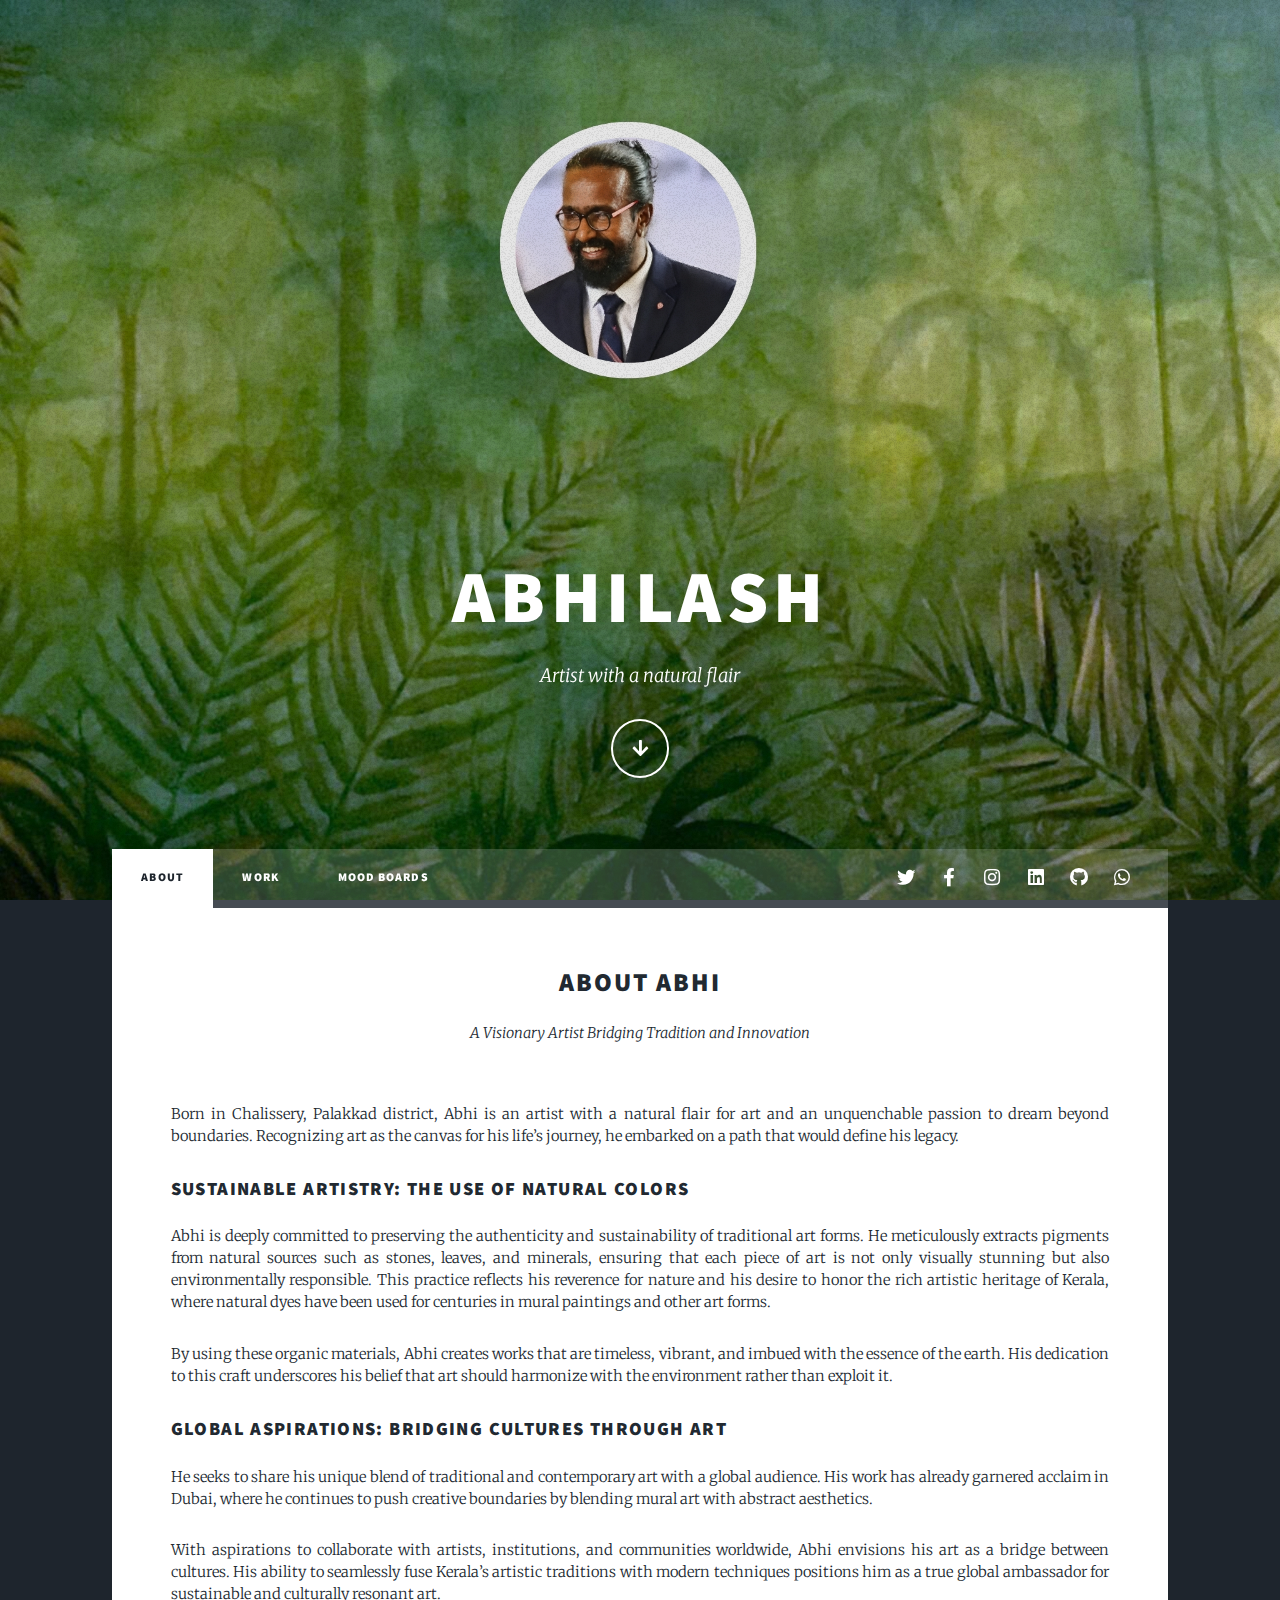
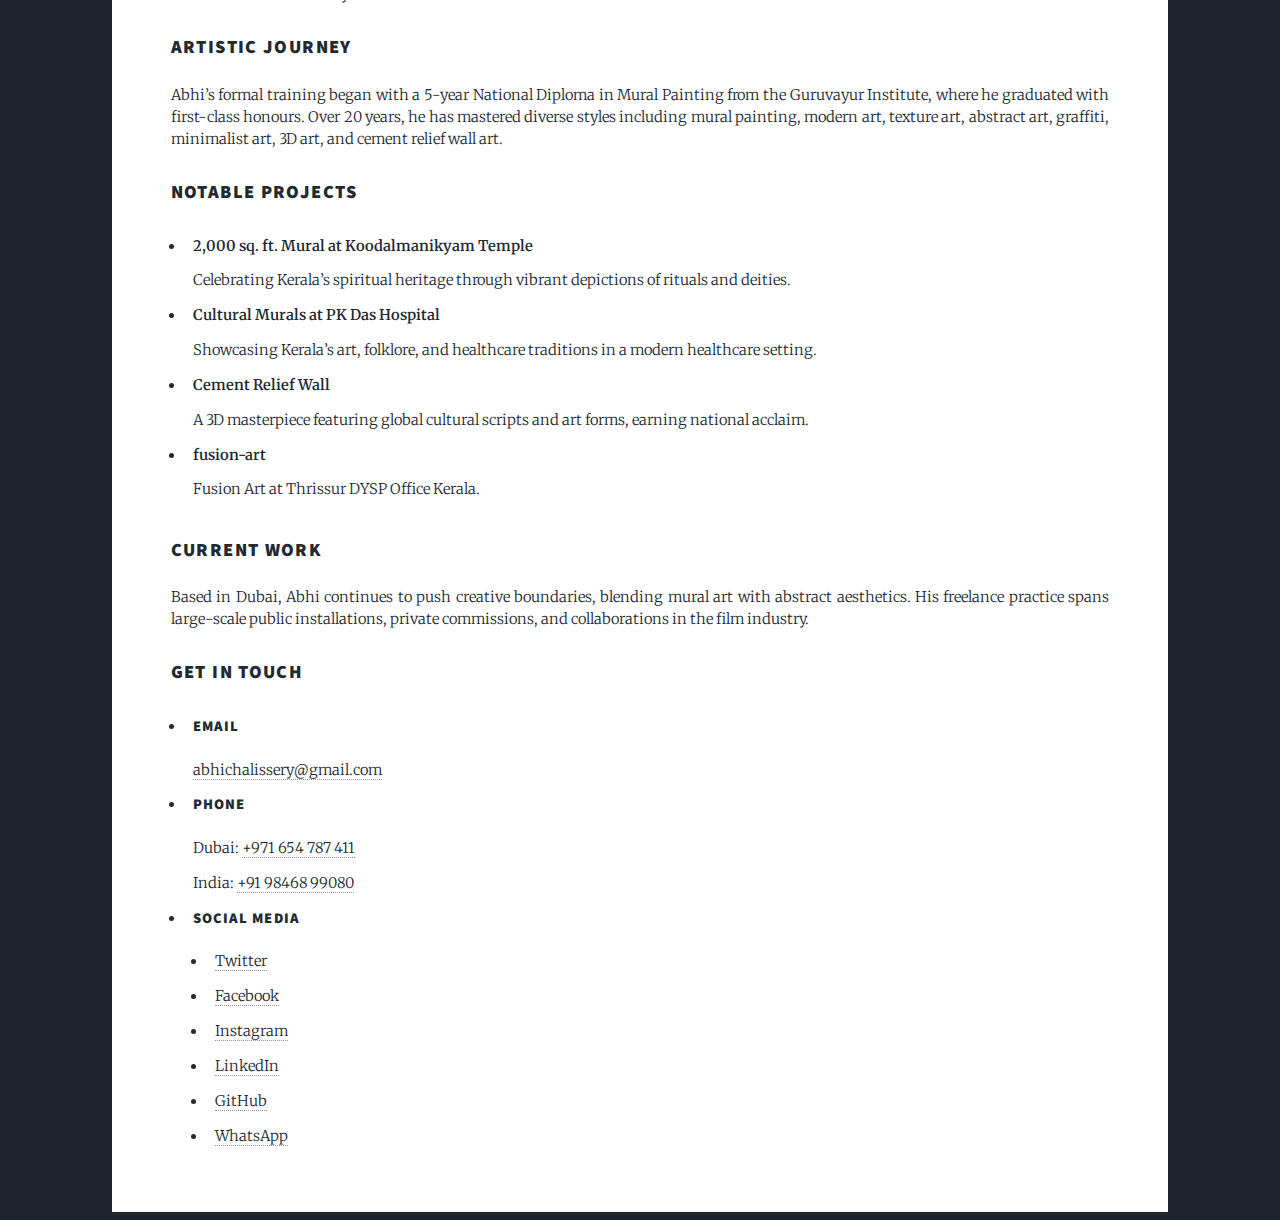
<file: index.html>
<!DOCTYPE HTML>
<html>
	<head>
		<title>ABHI THE ARTIST</title>
		<meta charset="utf-8" />
		<meta name="viewport" content="width=device-width, initial-scale=1, user-scalable=no" />
		<link rel="stylesheet" href="assets/css/main.css" />
		<noscript><link rel="stylesheet" href="assets/css/noscript.css" /></noscript>
	</head>
	<body class="is-preload">

		<!-- Wrapper -->
			<div id="wrapper" class="fade-in">

				<div id="intro">
					<h1>ABHILASH</h1> <!-- Your name -->
					<p>Artist with a natural flair</p> <!-- Your tagline -->
					<ul class="actions">
					  <li><a href="#header" class="button icon solid solo fa-arrow-down scrolly">Continue</a></li>
					</ul>
				  </div>
				<!-- Header -->
					<header id="header">
						<a href="index.html" class="logo">Natural Artist</a>
					</header>

					<nav id="nav">
						<ul class="links">
							<li class="active"><a href="index.html">ABOUT</a></li>
							<li><a href="about.html">WORK</a></li>
							<li><a href="generic.html">MOOD BOARDS</a></li>
						</ul>
						<ul class="icons">
							<li><a href="#" class="icon brands fa-twitter"><span class="label">Twitter</span></a></li>
							<li><a href="#" class="icon brands fa-facebook-f"><span class="label">Facebook</span></a></li>
							<li><a href="https://www.instagram.com/real_madartist/" class="icon brands fa-instagram"><span class="label">Instagram</span></a></li>
							<li><a href="https://in.linkedin.com/in/abhi-chalissery-582a0625b" class="icon brands fa-linkedin"><span class="label">LinkedIn</span></a></li>
							<li><a href="#" class="icon brands fa-github"><span class="label">GitHub</span></a></li>
							<li><a href="https://wa.me/919846899080" class="icon brands fa-whatsapp" target="_blank"><span class="label">WhatsApp</span></a></li>
						</ul>
					</nav>

				
    <div id="main">
        <section class="wrapper style1">
            <div class="container">
                <!-- Header Section -->
                <header class="major">
                    <h2>About ABHI</h2>
                    <p>A Visionary Artist Bridging Tradition and Innovation</p>
                </header>


    <!-- Intro-->
 <section>
    <h3></h3>
    <p>
        Born in Chalissery, Palakkad district, Abhi is an artist with a natural flair for art and an unquenchable passion to dream beyond boundaries. Recognizing art as the canvas for his life’s journey, he embarked on a path that would define his legacy.
    </p>
    
</section>
                <!-- Commitment to Natural Colors -->
                <section>
                    <h3>Sustainable Artistry: The Use of Natural Colors</h3>
                    <p>
                        Abhi is deeply committed to preserving the authenticity and sustainability of traditional art forms. He meticulously extracts pigments from natural sources such as stones, leaves, and minerals, ensuring that each piece of art is not only visually stunning but also environmentally responsible. This practice reflects his reverence for nature and his desire to honor the rich artistic heritage of Kerala, where natural dyes have been used for centuries in mural paintings and other art forms.
                    </p>
                    <p>
                        By using these organic materials, Abhi creates works that are timeless, vibrant, and imbued with the essence of the earth. His dedication to this craft underscores his belief that art should harmonize with the environment rather than exploit it.
                    </p>
                </section>

                <!-- Visa Application and Global Aspirations -->
                <section>
                    <h3>Global Aspirations: Bridging Cultures Through Art</h3>
                    <p>
                        He seeks to share his unique blend of traditional and contemporary art with a global audience. His work has already garnered acclaim in Dubai, where he continues to push creative boundaries by blending mural art with abstract aesthetics.
                    </p>
                    <p>
                        With aspirations to collaborate with artists, institutions, and communities worldwide, Abhi envisions his art as a bridge between cultures. His ability to seamlessly fuse Kerala’s artistic traditions with modern techniques positions him as a true global ambassador for sustainable and culturally resonant art.
                    </p>
                </section>

                <!-- Career Highlights -->
                <section>
                    <h3>Artistic Journey</h3>
                    <p>
                        Abhi’s formal training began with a 5-year National Diploma in Mural Painting from the Guruvayur Institute, where he graduated with first-class honours. Over 20 years, he has mastered diverse styles including mural painting, modern art, texture art, abstract art, graffiti, minimalist art, 3D art, and cement relief wall art.
                    </p>
                </section>

                <!-- Notable Works -->
                <section>
                    <h3>Notable Projects</h3>
                    <ul class="alt">
                        <li>
                            <strong>2,000 sq. ft. Mural at Koodalmanikyam Temple</strong><br>
                            Celebrating Kerala’s spiritual heritage through vibrant depictions of rituals and deities.
                        </li>
                        <li>
                            <strong>Cultural Murals at PK Das Hospital</strong><br>
                            Showcasing Kerala’s art, folklore, and healthcare traditions in a modern healthcare setting.
                        </li>
                        <li>
                            <strong>Cement Relief Wall </strong><br>
                            A 3D masterpiece featuring global cultural scripts and art forms, earning national acclaim.
                        </li>
                        <li>
                            <strong>fusion-art</strong><br>
                            Fusion Art at Thrissur DYSP Office Kerala.
                        </li>
                    </ul>
                </section>

                <!-- Current Focus -->
                <section>
                    <h3>Current Work</h3>
                    <p>
                        Based in Dubai, Abhi continues to push creative boundaries, blending mural art with abstract aesthetics. His freelance practice spans large-scale public installations, private commissions, and collaborations in the film industry.
                    </p>
                </section>

                <!-- Get in Touch -->
                <section>
                    <h3>Get in Touch</h3>
                    <ul class="contact">
                        <li>
                            <h4>Email</h4>
                            <a href="mailto:Abhichalissery@gmail.com">abhichalissery@gmail.com</a>
                        </li>
                        <li>
                            <h4>Phone</h4>
                            Dubai: <a href="tel:+971654787411">+971 654 787 411</a><br>
                            India: <a href="tel:+919846899080">+91 98468 99080</a>
                        </li>
                        <li>
                            <h4>Social Media</h4>
                            <ul>
                                <li><a href="https://twitter.com" target="_blank">Twitter</a></li>
                                <li><a href="https://facebook.com" target="_blank">Facebook</a></li>
                                <li><a href="https://www.instagram.com/real_madartist/" target="_blank">Instagram</a></li>
                                <li><a href="https://in.linkedin.com/in/abhi-chalissery-582a0625b" target="_blank">LinkedIn</a></li>
                                <li><a href="#" target="_blank">GitHub</a></li>
                                <li><a href="https://wa.me/919846899080" target="_blank">WhatsApp</a></li>
                            </ul>
                        </li>
                    </ul>
                </section>
            </div>
        </section>
    </div>

    <!-- Scripts -->
    <script src="assets/js/jquery.min.js"></script>
    <script src="assets/js/jquery.scrollex.min.js"></script>
    <script src="assets/js/jquery.scrolly.min.js"></script>
    <script src="assets/js/browser.min.js"></script>
    <script src="assets/js/breakpoints.min.js"></script>
    <script src="assets/js/util.js"></script>
    <script src="assets/js/main.js"></script>
</body>
</html>
</file>
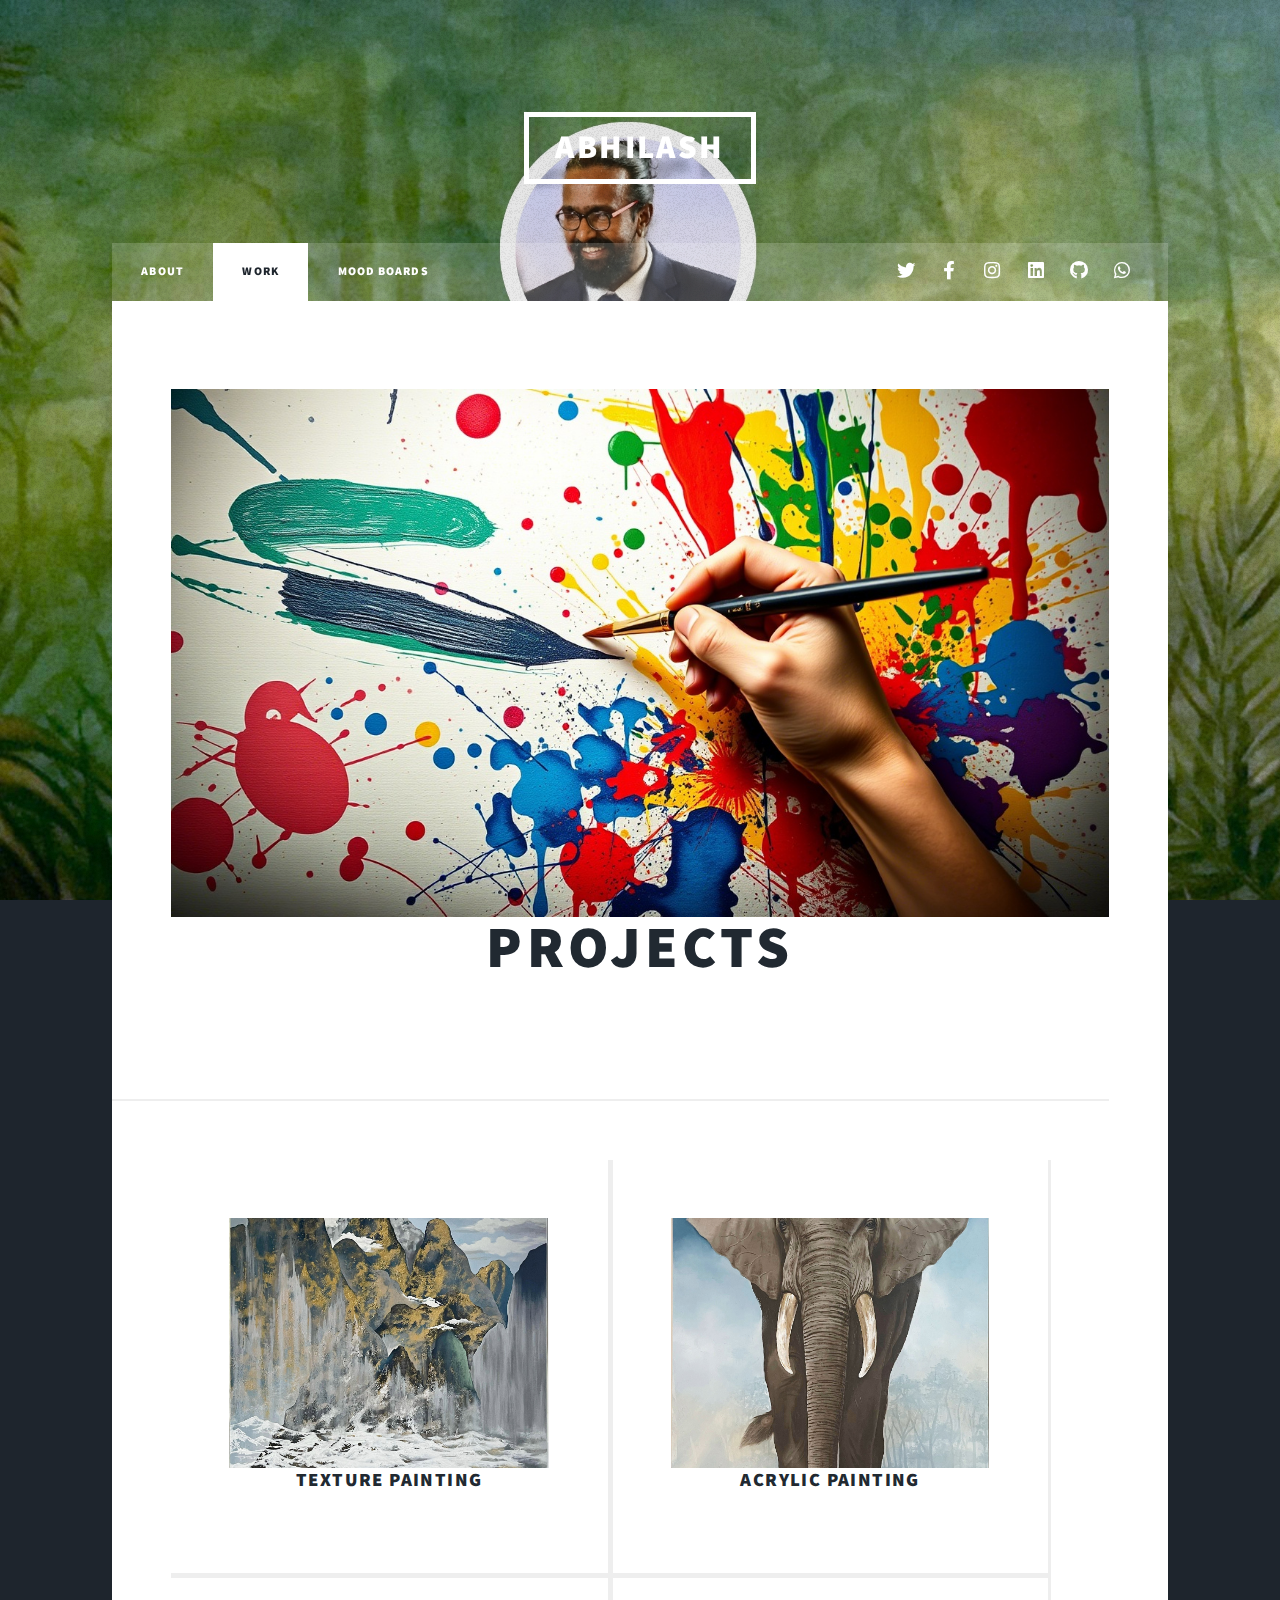
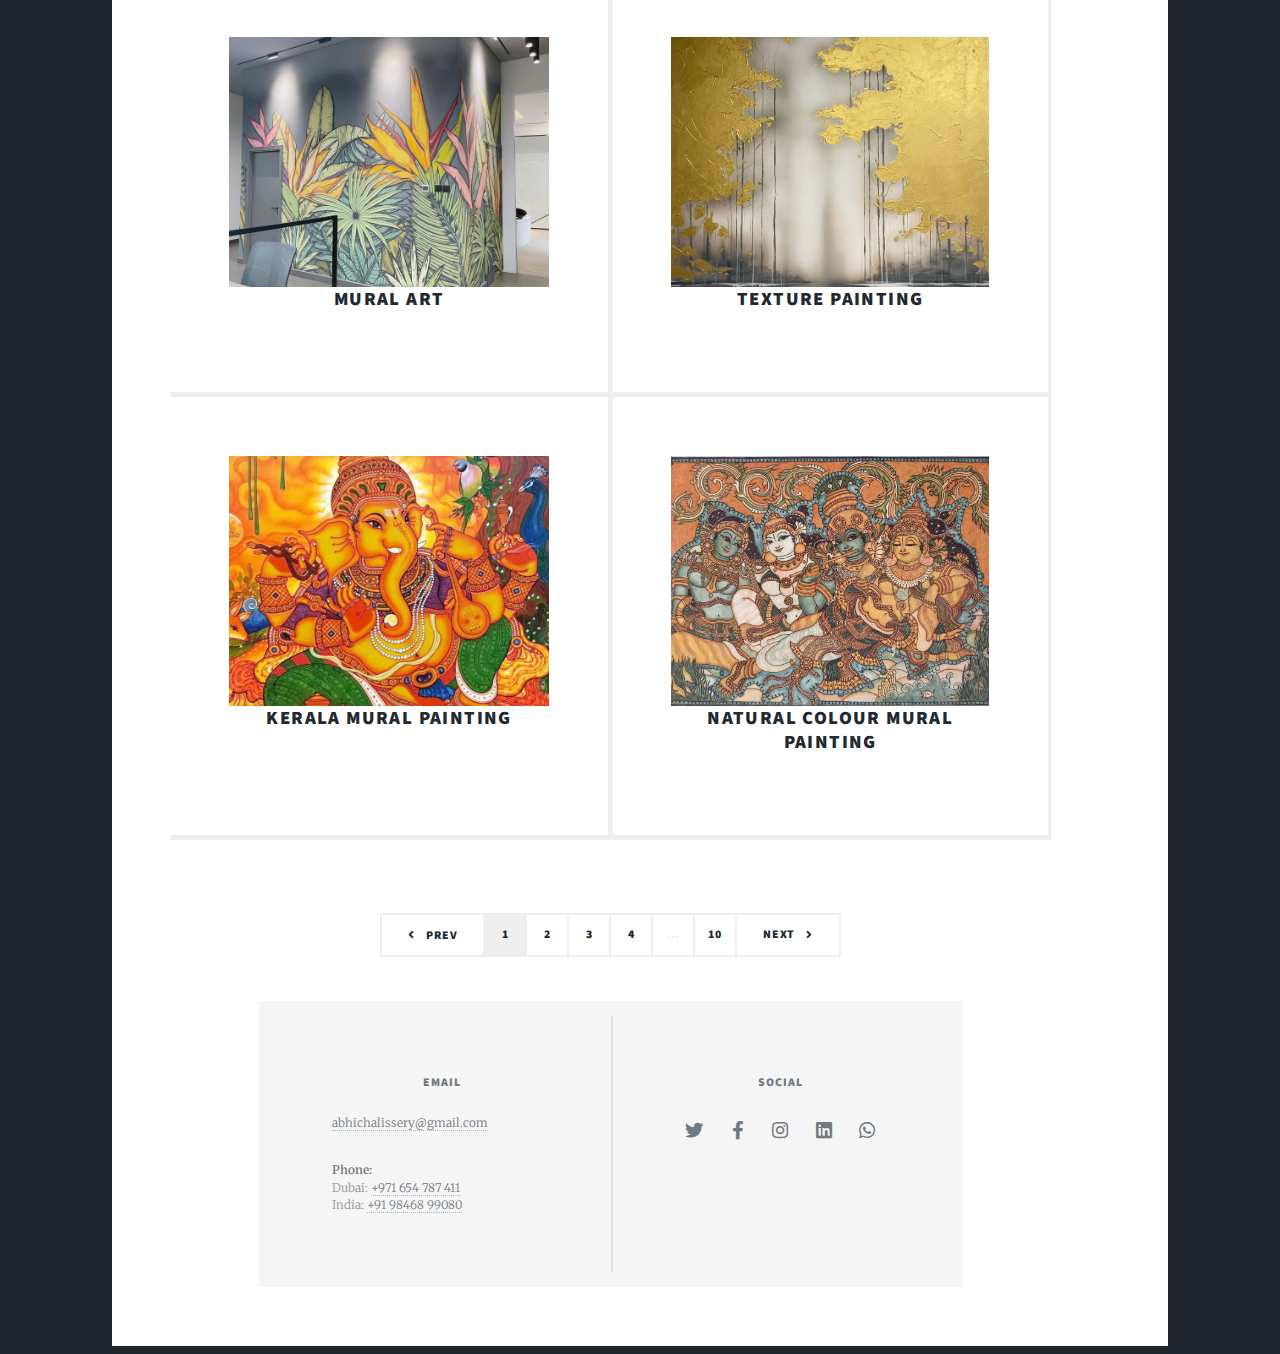
<file: about.html>
<!DOCTYPE HTML>
<html>
<head>
    <title>ABHI THE ARTIST | About</title>
    <meta charset="utf-8" />
    <meta name="viewport" content="width=device-width, initial-scale=1, user-scalable=no" />
    <link rel="stylesheet" href="assets/css/main.css" />
    <noscript><link rel="stylesheet" href="assets/css/noscript.css" /></noscript>
</head>
<body class="is-preload">

<div id="wrapper" class="fade-in">
    <!-- Header -->
    <header id="header">
        <a href="index.html" class="logo">ABHILASH</a>
    </header>

    <!-- Navigation Menu -->
    <nav id="nav">
        <ul class="links">
            <li><a href="index.html">ABOUT</a></li>
            <li class="active"><a href="about.html">WORK</a></li>
            <li><a href="generic.html">MOOD BOARDS</a></li>
        </ul>
        <ul class="icons">
            <li><a href="#" class="icon brands fa-twitter"><span class="label">Twitter</span></a></li>
            <li><a href="#" class="icon brands fa-facebook-f"><span class="label">Facebook</span></a></li>
            <li><a href="https://www.instagram.com/real_madartist/" class="icon brands fa-instagram"><span class="label">Instagram</span></a></li>
            <li><a href="https://in.linkedin.com/in/abhi-chalissery-582a0625b" class="icon brands fa-linkedin"><span class="label">LinkedIn</span></a></li>
            <li><a href="#" class="icon brands fa-github"><span class="label">GitHub</span></a></li>
            <li><a href="https://wa.me/919846899080" class="icon brands fa-whatsapp" target="_blank"><span class="label">WhatsApp</span></a></li>
        </ul>
    </nav>
    <!-- Main -->
    <div id="main">

        <!-- Featured Post -->
        <article class="post featured">
            <a href="#" class="image main"><img src="images/project1.jpg" alt="" /></a> <!-- Replace with your image -->
            <header class="major">
              <h2><a href="#">PROJECTS</a></h2>
            </header>
          </article>
            <!-- Main Content -->

 <!-- Main Content -->
 <div id="main">
    <section class="posts">
        <!-- Article 1 -->
        <!-- Article 1 -->
<article>
    <a href="images/pic06.jpg" class="image fit uniform" data-lightbox="work-gallery">
        <img src="images/pic06.jpg" alt="Texture Painting" />
    </a>
    <header>
        <h2 style="font-size: 14pt;"><a href="#">Texture Painting</a></h2>
    </header>
</article>

<!-- Article 2 -->
<article>
    <a href="images/pic03.jpg" class="image fit uniform" data-lightbox="work-gallery">
        <img src="images/pic03.jpg" alt="Acrylic Painting" />
    </a>
    <header>
        <h2 style="font-size: 14pt;"><a href="#">Acrylic Painting</a></h2>
    </header>
</article>

<!-- Article 3 -->
<article>
    <a href="images/pic09.jpg" class="image fit uniform" data-lightbox="work-gallery">
        <img src="images/pic09.jpg" alt="Mural Art" />
    </a>
    <header>
        <h2 style="font-size: 14pt;"><a href="#">Mural Art</a></h2>
    </header>
</article>

<!-- Article 4 -->
<article>
    <a href="images/pic05.jpg" class="image fit uniform" data-lightbox="work-gallery">
        <img src="images/pic05.jpg" alt="Texture Painting" />
    </a>
    <header>
        <h2 style="font-size: 14pt;"><a href="#">Texture Painting</a></h2>
    </header>
</article>

<!-- Article 5 -->
<article>
    <a href="images/pic11.jpg" class="image fit uniform" data-lightbox="work-gallery">
        <img src="images/pic11.jpg" alt="Kerala Mural Painting" />
    </a>
    <header>
        <h2 style="font-size: 14pt;"><a href="#">Kerala Mural Painting</a></h2>
    </header>
</article>

<!-- Article 6 -->
<article>
    <a href="images/pic23.jpg" class="image fit uniform" data-lightbox="work-gallery">
        <img src="images/pic23.jpg" alt="Natural Colour Mural Painting" />
    </a>
    <header>
        <h2 style="font-size: 14pt;"><a href="#">Natural Colour Mural Painting</a></h2>
    </header>
</article>
    </section>

    <!-- Pagination -->
    <footer class="pagination-footer">
        <div class="pagination">
            <a href="#" class="previous">Prev</a>
            <a href="index.html" class="page active">1</a>
            <a href="page2.html" class="page">2</a>
            <a href="page3.html" class="page">3</a>
            <a href="page3.html" class="page">4</a>
            <span class="extra">&hellip;</span>
            <a href="#" class="page">10</a>
            <a href="page2.html" class="next">Next</a>
        </div>

<!-- Footer -->
<footer id="footer">
    <section>
        <h3>Email</h3>
        <p><a href="mailto:abhichalissery@gmail.com">abhichalissery@gmail.com</a></p>
        <p>
            <strong>Phone:</strong><br>
            Dubai: <a href="tel:+971654787411">+971 654 787 411</a><br>
            India: <a href="tel:+919846899080">+91 98468 99080</a>
        </p>
    </section>
    <section>
        <h3>Social</h3>
        <ul class="icons">
            <li><a href="https://twitter.com" class="icon brands fa-twitter"><span class="label">Twitter</span></a></li>
            <li><a href="https://facebook.com" class="icon brands fa-facebook-f"><span class="label">Facebook</span></a></li>
            <li><a href="https://www.instagram.com/real_madartist/" class="icon brands fa-instagram"><span class="label">Instagram</span></a></li>
            <li><a href="https://in.linkedin.com/in/abhi-chalissery-582a0625b" class="icon brands fa-linkedin"><span class="label">LinkedIn</span></a></li>
            <li><a href="https://wa.me/919846899080" class="icon brands fa-whatsapp" target="_blank"><span class="label">WhatsApp</span></a></li>
        </ul>
    </section>
</footer>
</div>

<!-- Scripts -->
<script src="assets/js/jquery.min.js"></script>
<script src="assets/js/jquery.scrollex.min.js"></script>
<script src="assets/js/jquery.scrolly.min.js"></script>
<script src="assets/js/browser.min.js"></script>
<script src="assets/js/breakpoints.min.js"></script>
<script src="assets/js/util.js"></script>
<script src="assets/js/main.js"></script>
</body>
</html>
</file>
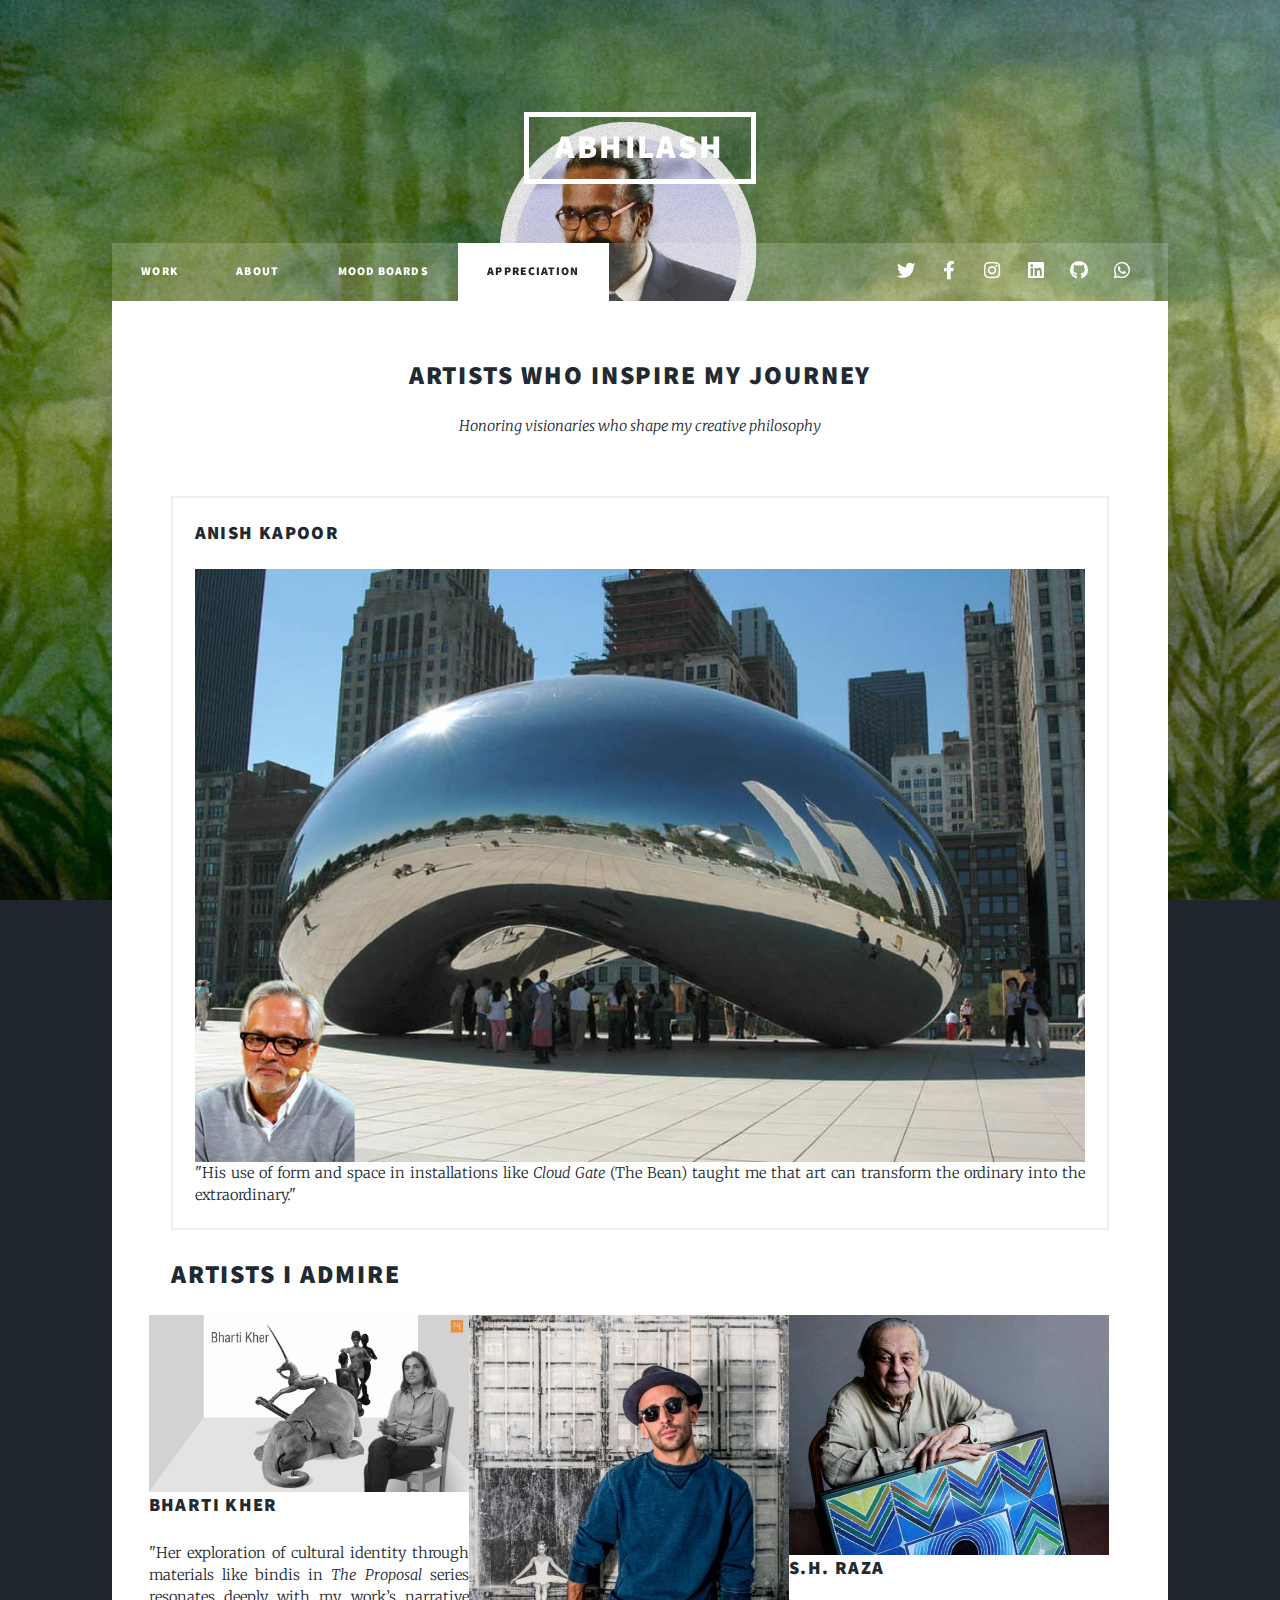
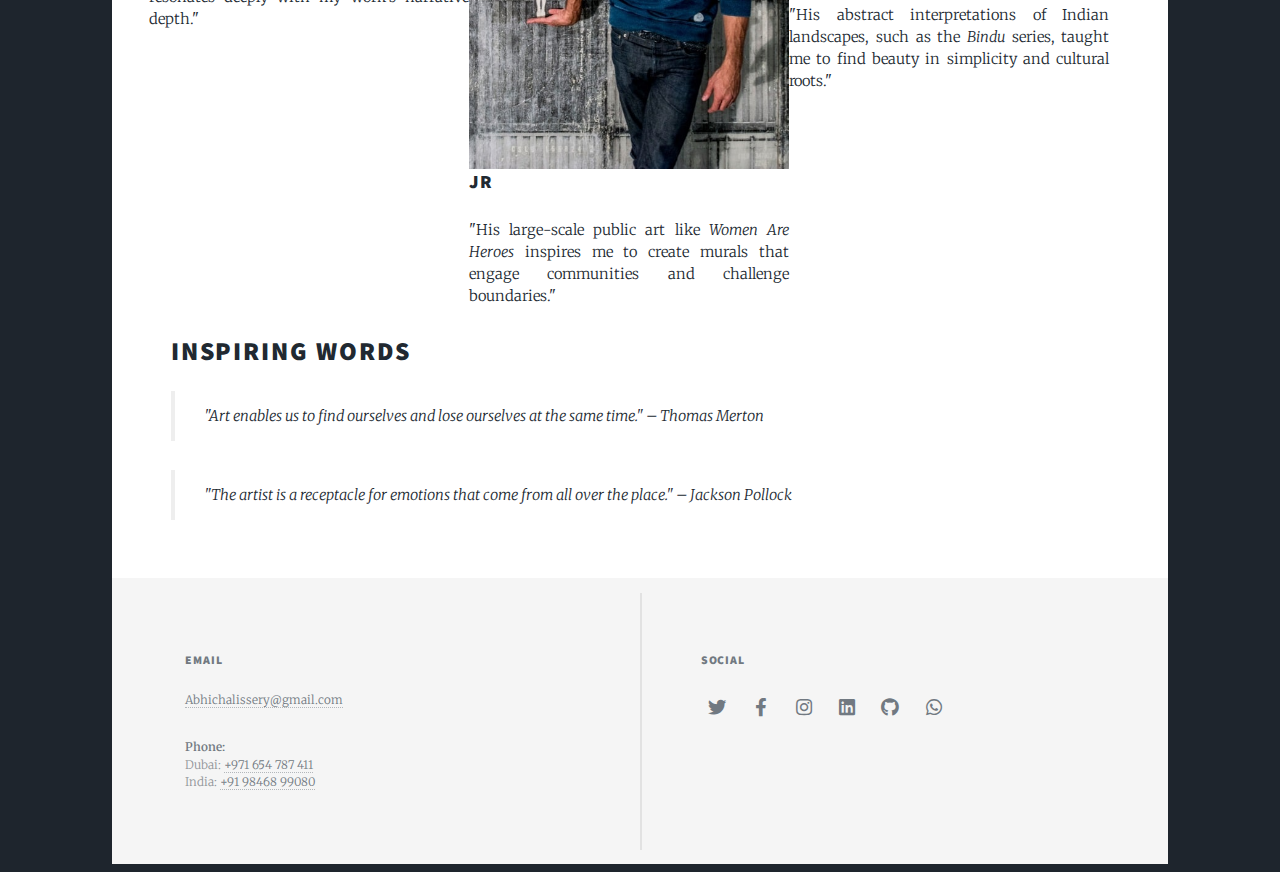
<file: elements.html>
<!DOCTYPE HTML>
<html>
<head>
    <title>ABHI THE ARTIST | Appreciation</title>
    <meta charset="utf-8" />
    <meta name="viewport" content="width=device-width, initial-scale=1, user-scalable=no" />
    <link rel="stylesheet" href="assets/css/main.css" />
    <noscript><link rel="stylesheet" href="assets/css/noscript.css" /></noscript>
</head>
<body class="is-preload">

<div id="wrapper" class="fade-in">
    <!-- Header -->
    <header id="header">
        <a href="index.html" class="logo">ABHILASH</a>
    </header>

    <!-- Navigation Menu -->
    <nav id="nav">
        <ul class="links">
            <li><a href="index.html">WORK</a></li>
            <li><a href="about.html">ABOUT</a></li>
            <li><a href="generic.html">MOOD BOARDS</a></li>
            <li class="active"><a href="elements.html">APPRECIATION</a></li>
        </ul>
        
        <!-- Social Icons -->
        <ul class="icons">
            <li><a href="#" class="icon brands fa-twitter"><span class="label">Twitter</span></a></li>
            <li><a href="#" class="icon brands fa-facebook-f"><span class="label">Facebook</span></a></li>
            <li><a href="https://www.instagram.com/real_madartist/" class="icon brands fa-instagram"><span class="label">Instagram</span></a></li>
            <li><a href="https://in.linkedin.com/in/abhi-chalissery-582a0625b" class="icon brands fa-linkedin"><span class="label">LinkedIn</span></a></li>
            <li><a href="#" class="icon brands fa-github"><span class="label">GitHub</span></a></li>
            <li><a href="https://wa.me/919846899080" class="icon brands fa-whatsapp" target="_blank"><span class="label">WhatsApp</span></a></li>
        </ul>
    </nav>

    <!-- Main Content -->
    <div id="main">
        <section class="wrapper style1">
            <div class="container">
                <!-- Header Section -->
                <header class="major">
                    <h2>Artists Who Inspire My Journey</h2>
                    <p>Honoring visionaries who shape my creative philosophy</p>
                </header>

                <!-- Featured Artist Section -->
                <article class="box post">
                    <h3>Anish Kapoor</h3>
                    <a href="#" class="image fit"><img src="images/appreciation1.jpg" alt="Anish Kapoor" /></a>
                    <p>
                        "His use of form and space in installations like <em>Cloud Gate</em> (The Bean) taught me that art can transform the ordinary into the extraordinary."
                    </p>
                </article>

                <!-- Grid of Appreciated Artists -->
                <section>
                    <h2>Artists I Admire</h2>
                    <div class="row">
                        <!-- Artist 1: Bharti Kher -->
                        <div class="col-4 col-6-medium col-12-small">
                            <a href="#" class="image fit"><img src="images/appreciation2.jpg" alt="Bharti Kher" /></a>
                            <h3>Bharti Kher</h3>
                            <p>
                                "Her exploration of cultural identity through materials like bindis in <em>The Proposal</em> series resonates deeply with my work’s narrative depth."
                            </p>
                        </div>

                        <!-- Artist 2: JR -->
                        <div class="col-4 col-6-medium col-12-small">
                            <a href="#" class="image fit"><img src="images/appreciation3.jpg" alt="JR" /></a>
                            <h3>JR</h3>
                            <p>
                                "His large-scale public art like <em>Women Are Heroes</em> inspires me to create murals that engage communities and challenge boundaries."
                            </p>
                        </div>

                        <!-- Artist 3: S.H. Raza -->
                        <div class="col-4 col-6-medium col-12-small">
                            <a href="#" class="image fit"><img src="images/appreciation4.jpg" alt="S.H. Raza" /></a>
                            <h3>S.H. Raza</h3>
                            <p>
                                "His abstract interpretations of Indian landscapes, such as the <em>Bindu</em> series, taught me to find beauty in simplicity and cultural roots."
                            </p>
                        </div>
                    </div>
                </section>

                <!-- Inspiring Quotes Section -->
                <section>
                    <h2>Inspiring Words</h2>
                    <blockquote>
                        "Art enables us to find ourselves and lose ourselves at the same time." – Thomas Merton
                    </blockquote>
                    <blockquote>
                        "The artist is a receptacle for emotions that come from all over the place." – Jackson Pollock
                    </blockquote>
                </section>
            </div>
        </section>
    </div>

    <!-- Footer -->
    <footer id="footer">
        <section>
            <h3>Email</h3>
            <p><a href="mailto:Abhichalissery@gmail.com">Abhichalissery@gmail.com</a></p>
            <p>
                <strong>Phone:</strong><br>
                Dubai: <a href="tel:+971654787411">+971 654 787 411</a><br>
                India: <a href="tel:+919846899080">+91 98468 99080</a>
            </p>
        </section>
        <section>
            <h3>Social</h3>
            <ul class="icons">
                <li><a href="https://twitter.com" class="icon brands fa-twitter"><span class="label">Twitter</span></a></li>
                <li><a href="https://facebook.com" class="icon brands fa-facebook-f"><span class="label">Facebook</span></a></li>
                <li><a href="https://www.instagram.com/real_madartist/" class="icon brands fa-instagram"><span class="label">Instagram</span></a></li>
                <li><a href="https://in.linkedin.com/in/abhi-chalissery-582a0625b" class="icon brands fa-linkedin"><span class="label">LinkedIn</span></a></li>
                <li><a href="#" class="icon brands fa-github"><span class="label">GitHub</span></a></li>
                <li><a href="https://wa.me/919846899080" class="icon brands fa-whatsapp" target="_blank"><span class="label">WhatsApp</span></a></li>
            </ul>
        </section>
    </footer>

    <!-- Scripts -->
    <script src="assets/js/jquery.min.js"></script>
    <script src="assets/js/jquery.scrollex.min.js"></script>
    <script src="assets/js/jquery.scrolly.min.js"></script>
    <script src="assets/js/browser.min.js"></script>
    <script src="assets/js/breakpoints.min.js"></script>
    <script src="assets/js/util.js"></script>
    <script src="assets/js/main.js"></script>
</body>
</html>
</file>
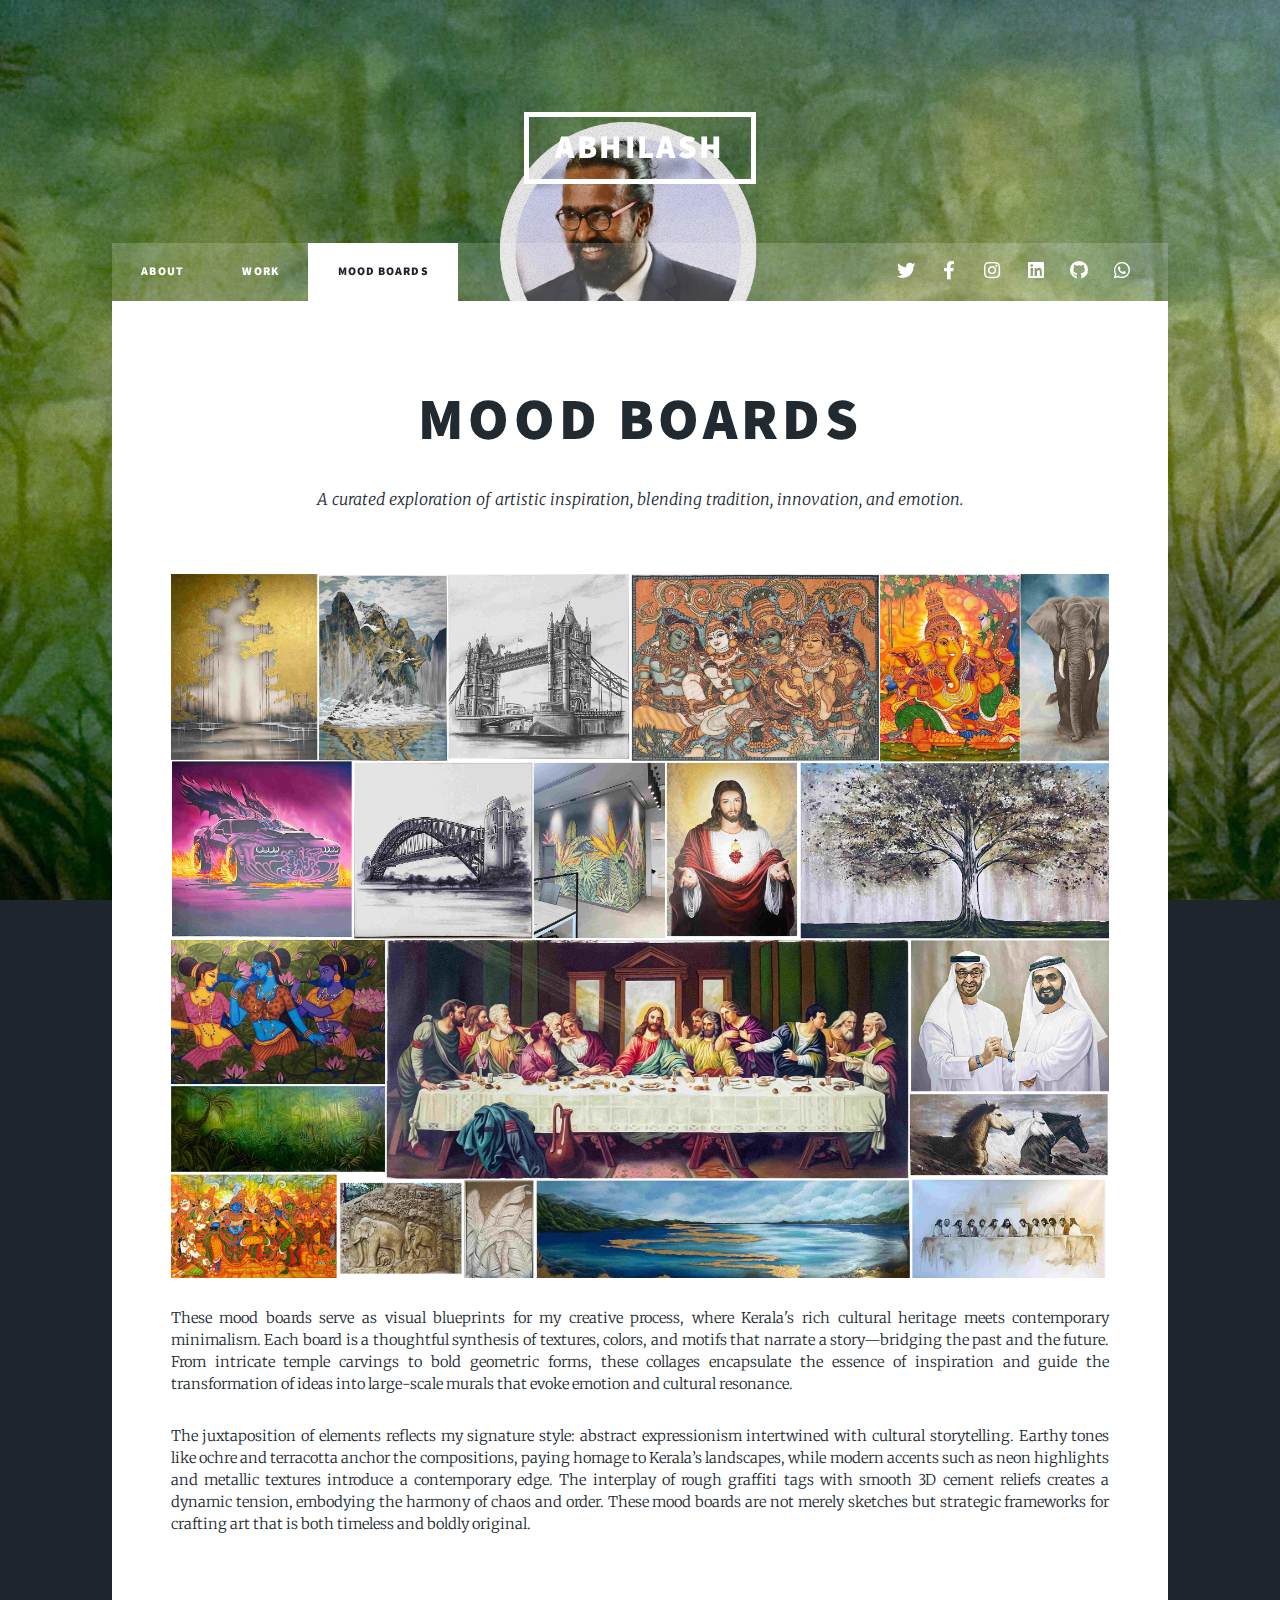
<file: generic.html>
<!DOCTYPE HTML>
<!--
    MOOD BOARD
-->
<html>
    <head>
        <title>MOOD BOARD</title>
        <meta charset="utf-8" />
        <meta name="viewport" content="width=device-width, initial-scale=1, user-scalable=no" />
        <link rel="stylesheet" href="assets/css/main.css" />
        <noscript><link rel="stylesheet" href="assets/css/noscript.css" /></noscript>
    </head>
    <body class="is-preload">

        <!-- Wrapper -->
            <div id="wrapper">

                <!-- Header -->
                    <header id="header">
                        <a href="index.html" class="logo">ABHILASH</a>
                    </header>

                <!-- Nav -->
                <nav id="nav">
                    <ul class="links">
                        <li><a href="index.html">ABOUT</a></li>
                        <li><a href="about.html">WORK</a></li>
                        <li class="active"><a href="generic.html">MOOD BOARDS</a></li> <!-- "active" here -->
                    </ul>
                    <ul class="icons">
                        <li><a href="#" class="icon brands fa-twitter"><span class="label">Twitter</span></a></li>
                        <li><a href="#" class="icon brands fa-facebook-f"><span class="label">Facebook</span></a></li>
                        <li><a href="https://www.instagram.com/real_madartist/" class="icon brands fa-instagram"><span class="label">Instagram</span></a></li>
                        <li><a href="https://in.linkedin.com/in/abhi-chalissery-582a0625b" class="icon brands fa-linkedin"><span class="label">LinkedIn</span></a></li>
                        <li><a href="#" class="icon brands fa-github"><span class="label">GitHub</span></a></li>
                        <li><a href="https://wa.me/919846899080" class="icon brands fa-whatsapp" target="_blank"><span class="label">WhatsApp</span></a></li>
                    </ul>
                    </nav>

                <!-- Main -->
                    <div id="main">

                        <!-- Post -->
                            <section class="post">
                                <header class="major">
                                    <h1>Mood Boards</h1>
                                    <p>A curated exploration of artistic inspiration, blending tradition, innovation, and emotion.</p>
                                </header>
                                <div class="image main"><img src="images/pic01.jpg" alt="" /></div>
                                 <p> </p>
                                <p>These mood boards serve as visual blueprints for my creative process, where Kerala's rich cultural heritage meets contemporary minimalism. Each board is a thoughtful synthesis of textures, colors, and motifs that narrate a story—bridging the past and the future. From intricate temple carvings to bold geometric forms, these collages encapsulate the essence of inspiration and guide the transformation of ideas into large-scale murals that evoke emotion and cultural resonance.</p>
                                <p>The juxtaposition of elements reflects my signature style: abstract expressionism intertwined with cultural storytelling. Earthy tones like ochre and terracotta anchor the compositions, paying homage to Kerala’s landscapes, while modern accents such as neon highlights and metallic textures introduce a contemporary edge. The interplay of rough graffiti tags with smooth 3D cement reliefs creates a dynamic tension, embodying the harmony of chaos and order. These mood boards are not merely sketches but strategic frameworks for crafting art that is both timeless and boldly original.</p>
                            </section>

                    </div>
               
        <!-- Scripts -->
            <script src="assets/js/jquery.min.js"></script>
            <script src="assets/js/jquery.scrollex.min.js"></script>
            <script src="assets/js/jquery.scrolly.min.js"></script>
            <script src="assets/js/browser.min.js"></script>
            <script src="assets/js/breakpoints.min.js"></script>
            <script src="assets/js/util.js"></script>
            <script src="assets/js/main.js"></script>

    </body>
</html>
</file>
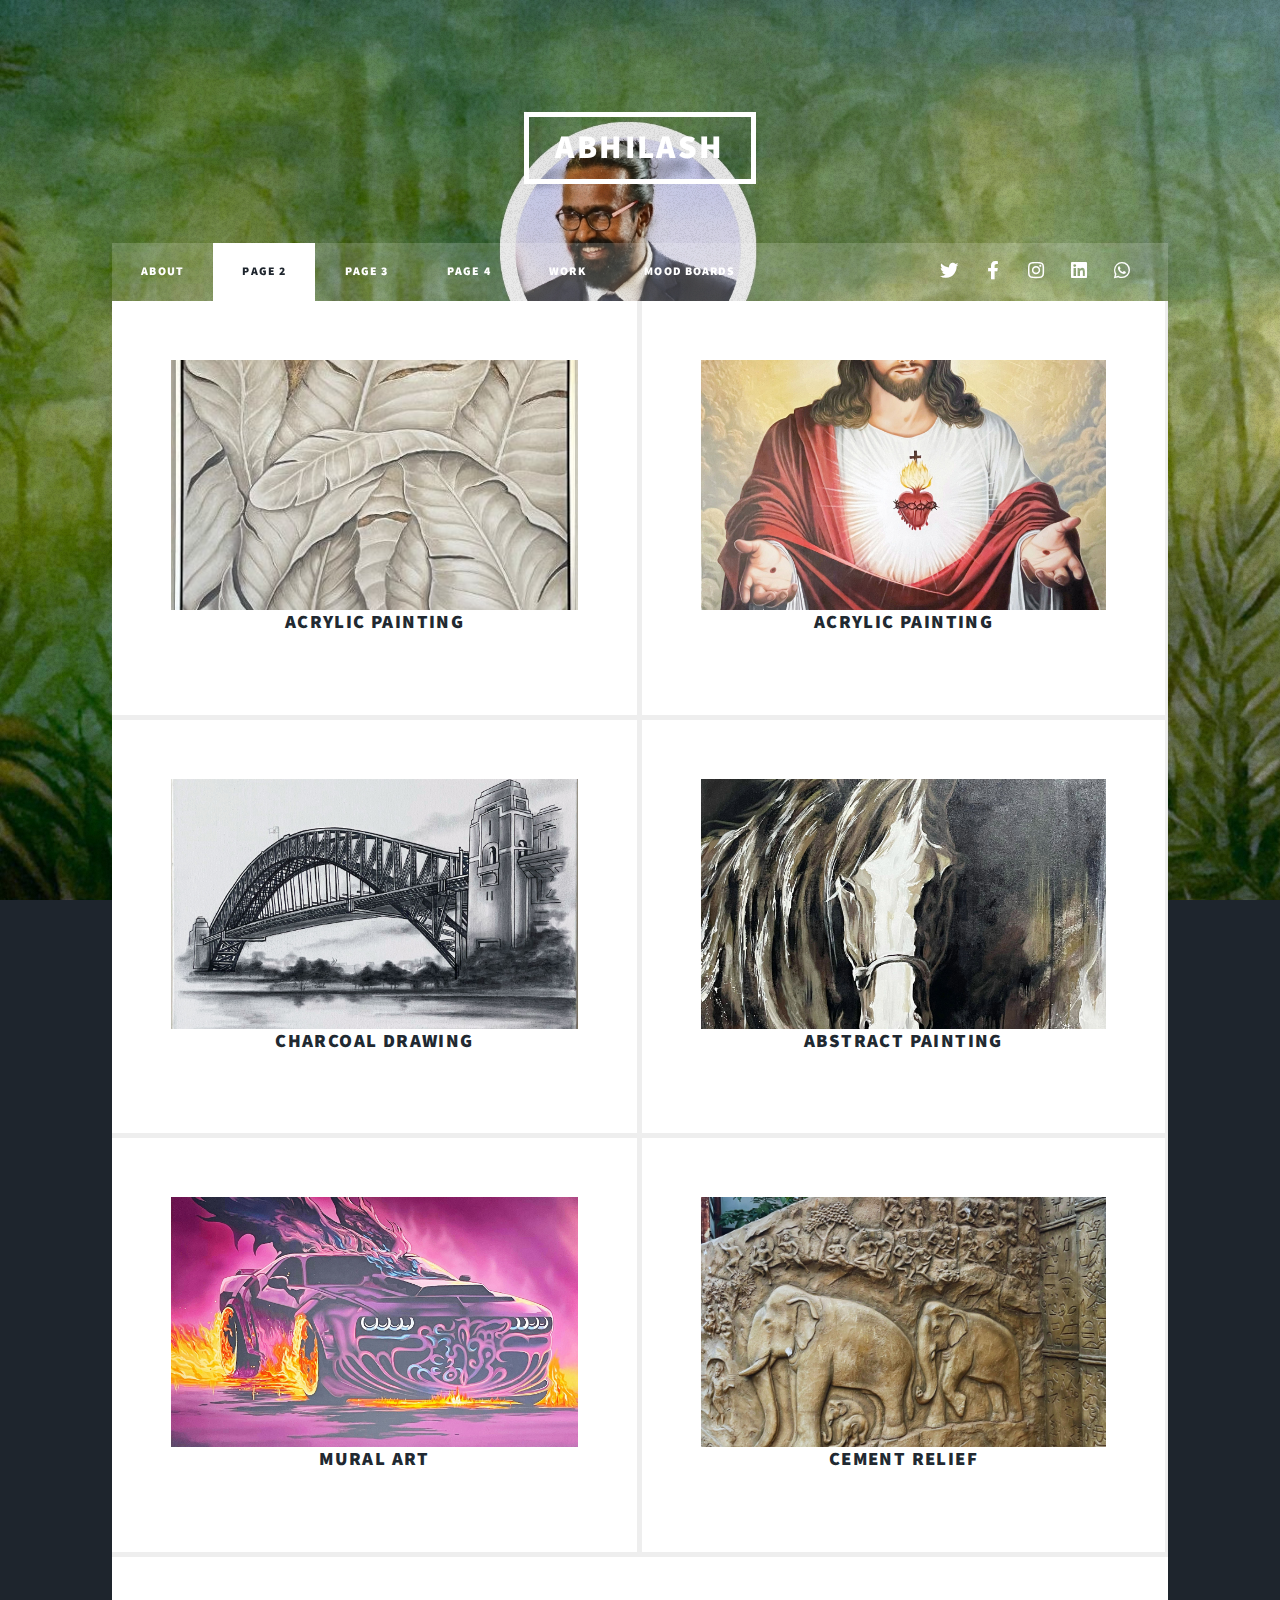
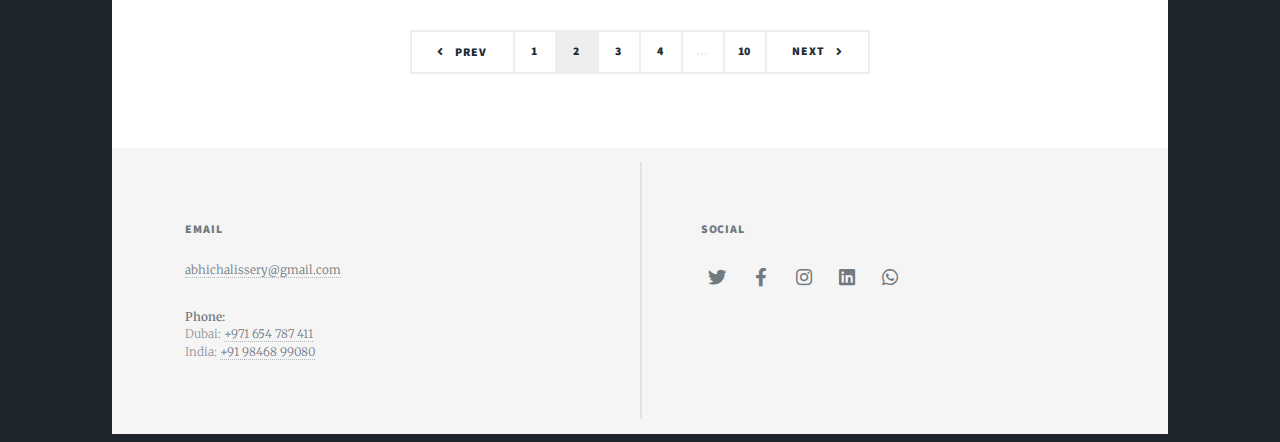
<file: page2.html>
<!DOCTYPE HTML>
<html>
<head>
    <title>ABHI THE ARTIST | Page 2</title>
    <meta charset="utf-8" />
    <meta name="viewport" content="width=device-width, initial-scale=1, user-scalable=no" />
    <link rel="stylesheet" href="assets/css/main.css" />
    <noscript><link rel="stylesheet" href="assets/css/noscript.css" /></noscript>
</head>
<body class="is-preload">
<div id="wrapper" class="fade-in">
    <!-- Header -->
    <header id="header">
        <a href="index.html" class="logo">ABHILASH</a>
    </header>

    <!-- Navigation Menu -->
    <nav id="nav">
        <ul class="links">
            <li><a href="index.html">ABOUT</a></li>
            <li class="active"><a href="page2.html">Page 2</a></li>
            <li><a href="page3.html">Page 3</a></li>
            <li><a href="page4.html">Page 4</a></li>
            <li><a href="about.html">WORK</a></li>
            <li><a href="generic.html">MOOD BOARDS</a></li>
        </ul>
        <ul class="icons">
            <li><a href="https://twitter.com" class="icon brands fa-twitter"><span class="label">Twitter</span></a></li>
            <li><a href="https://facebook.com" class="icon brands fa-facebook-f"><span class="label">Facebook</span></a></li>
            <li><a href="https://www.instagram.com/real_madartist/" class="icon brands fa-instagram"><span class="label">Instagram</span></a></li>
            <li><a href="https://in.linkedin.com/in/abhi-chalissery-582a0625b" class="icon brands fa-linkedin"><span class="label">LinkedIn</span></a></li>
            <li><a href="https://wa.me/919846899080" class="icon brands fa-whatsapp" target="_blank"><span class="label">WhatsApp</span></a></li>
        </ul>
    </nav>

    <!-- Main Content -->
    <div id="main">
        <section class="posts">
            <!-- Article 1 -->
            <!-- Article 1 -->
<article>
    <a href="images/pic08.jpg" class="image fit uniform" data-lightbox="work-gallery">
        <img src="images/pic08.jpg" alt="Acrylic Painting" />
    </a>
    <header>
        <h2 style="font-size: 14pt;"><a href="#">Acrylic Painting</a></h2>
    </header>
</article>

<!-- Article 2 -->
<article>
    <a href="images/pic10.jpg" class="image fit uniform" data-lightbox="work-gallery">
        <img src="images/pic10.jpg" alt="Acrylic Painting" />
    </a>
    <header>
        <h2 style="font-size: 14pt;"><a href="#">Acrylic Painting</a></h2>
    </header>
</article>

<!-- Article 3 -->
<article>
    <a href="images/pic12.jpg" class="image fit uniform" data-lightbox="work-gallery">
        <img src="images/pic12.jpg" alt="Charcoal Drawing" />
    </a>
    <header>
        <h2 style="font-size: 14pt;"><a href="#">Charcoal Drawing</a></h2>
    </header>
</article>

<!-- Article 4 -->
<article>
    <a href="images/pic02.jpg" class="image fit uniform" data-lightbox="work-gallery">
        <img src="images/pic02.jpg" alt="abstract Painting" />
    </a>
    <header>
        <h2 style="font-size: 14pt;"><a href="#">abstract Painting</a></h2>
    </header>
</article>

<!-- Article 5 -->
<article>
    <a href="images/pic04.jpg" class="image fit uniform" data-lightbox="work-gallery">
        <img src="images/pic04.jpg" alt="Mural Art" />
    </a>
    <header>
        <h2 style="font-size: 14pt;"><a href="#">Mural Art</a></h2>
    </header>
</article>

<!-- Article 6 -->
<article>
    <a href="images/pic13.jpg" class="image fit uniform" data-lightbox="work-gallery">
        <img src="images/pic13.jpg" alt="Cement Relief" />
    </a>
    <header>
        <h2 style="font-size: 14pt;"><a href="#">Cement Relief</a></h2>
    </header>
</article>
        </section>

        <!-- Pagination -->
        <footer class="pagination-footer">
            <div class="pagination">
                <a href="index.html" class="previous">Prev</a>
                <a href="about.html" class="page">1</a>
                <a href="page2.html" class="page active">2</a>
                <a href="page3.html" class="page">3</a>
                <a href="page4.html" class="page">4</a>
                <span class="extra">&hellip;</span>
                <a href="#" class="page">10</a>
                <a href="page3.html" class="next">Next</a>
            </div>
        </footer>
    </div>

    <!-- Footer -->
    <footer id="footer">
        <section>
            <h3>Email</h3>
            <p><a href="mailto:abhichalissery@gmail.com">abhichalissery@gmail.com</a></p>
            <p>
                <strong>Phone:</strong><br>
                Dubai: <a href="tel:+971654787411">+971 654 787 411</a><br>
                India: <a href="tel:+919846899080">+91 98468 99080</a>
            </p>
        </section>
        <section>
            <h3>Social</h3>
            <ul class="icons">
                <li><a href="https://twitter.com" class="icon brands fa-twitter"><span class="label">Twitter</span></a></li>
                <li><a href="https://facebook.com" class="icon brands fa-facebook-f"><span class="label">Facebook</span></a></li>
                <li><a href="https://www.instagram.com/real_madartist/" class="icon brands fa-instagram"><span class="label">Instagram</span></a></li>
                <li><a href="https://in.linkedin.com/in/abhi-chalissery-582a0625b" class="icon brands fa-linkedin"><span class="label">LinkedIn</span></a></li>
                <li><a href="https://wa.me/919846899080" class="icon brands fa-whatsapp" target="_blank"><span class="label">WhatsApp</span></a></li>
            </ul>
        </section>
    </footer>
</div>

<!-- Scripts -->
<script src="assets/js/jquery.min.js"></script>
<script src="assets/js/jquery.scrollex.min.js"></script>
<script src="assets/js/jquery.scrolly.min.js"></script>
<script src="assets/js/browser.min.js"></script>
<script src="assets/js/breakpoints.min.js"></script>
<script src="assets/js/util.js"></script>
<script src="assets/js/main.js"></script>
</body>
</html>
</file>
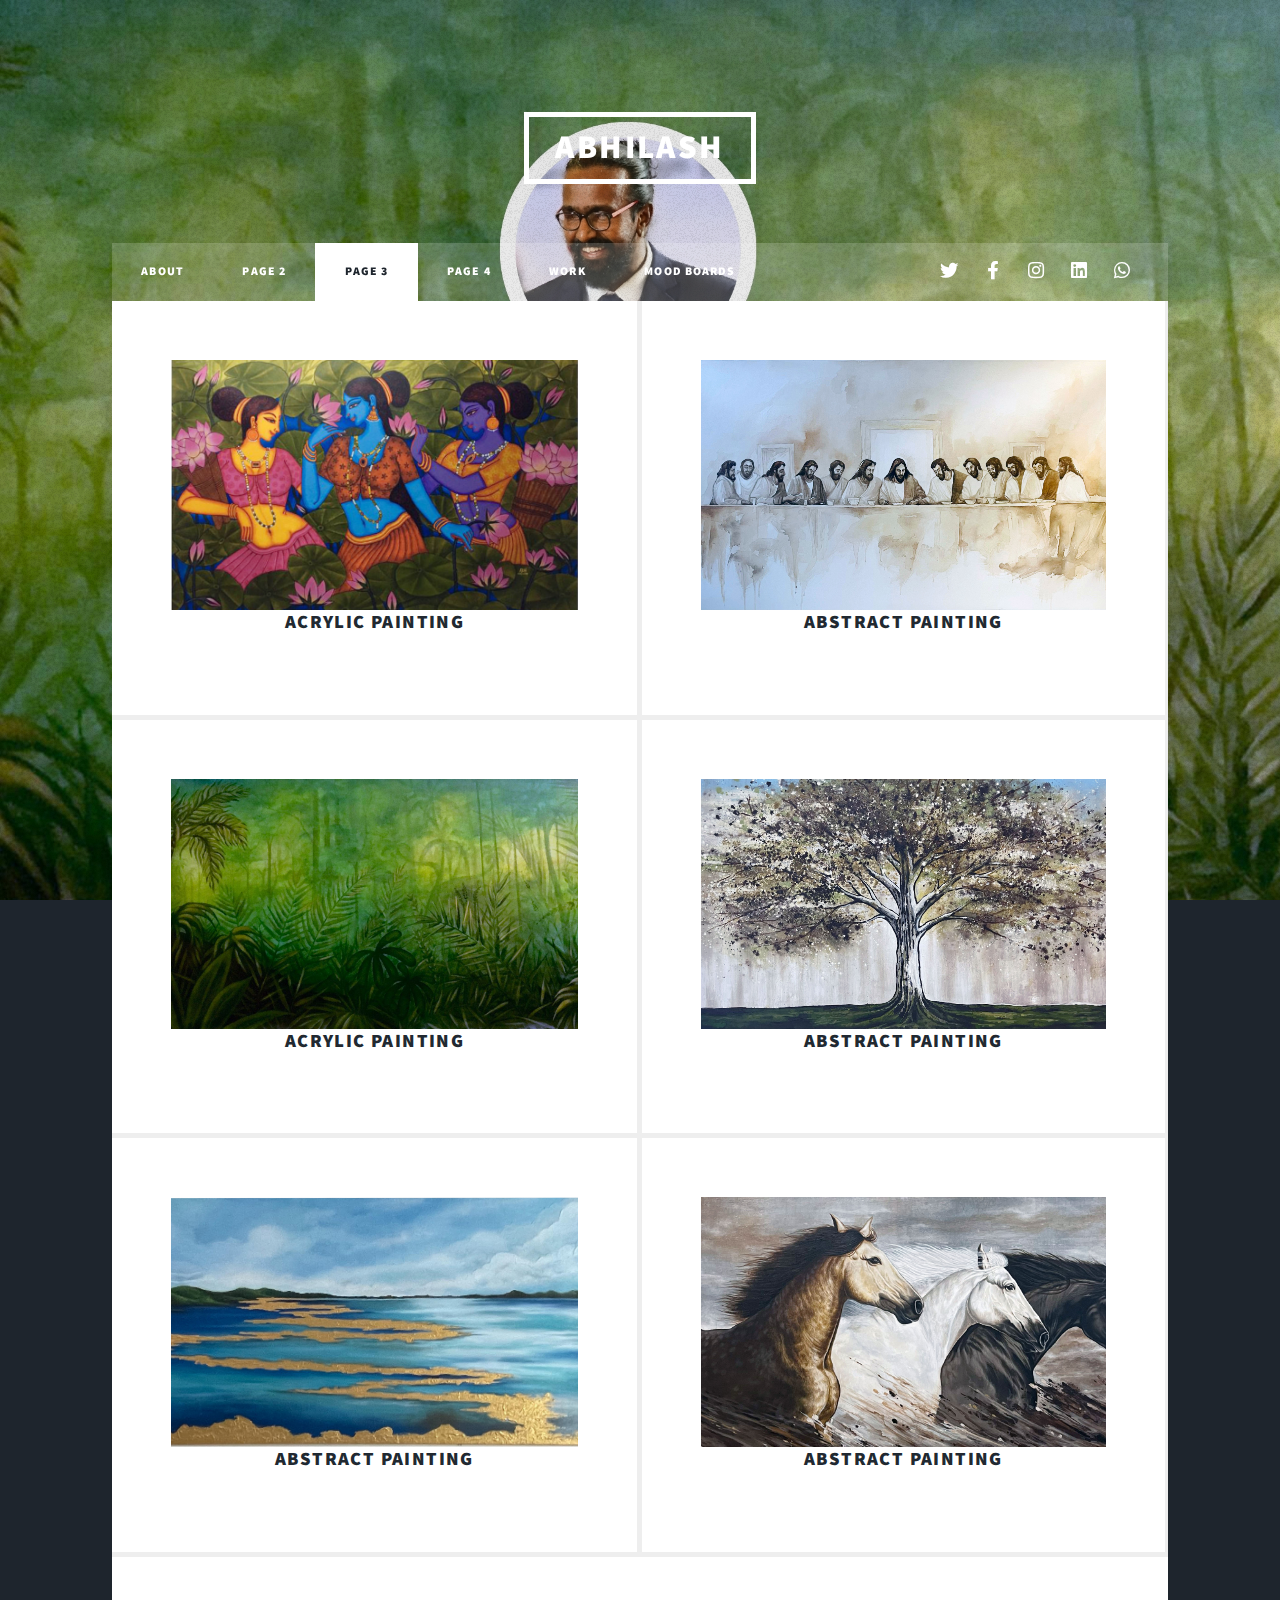
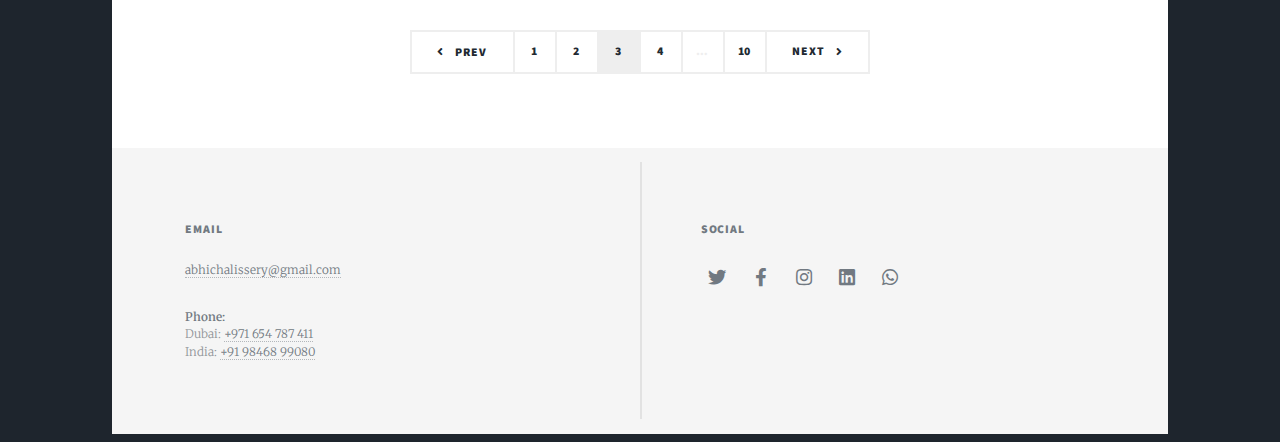
<file: page3.html>
<!DOCTYPE HTML>
<html>
<head>
    <title>ABHI THE ARTIST | Page 3</title>
    <meta charset="utf-8" />
    <meta name="viewport" content="width=device-width, initial-scale=1, user-scalable=no" />
    <link rel="stylesheet" href="assets/css/main.css" />
    <noscript><link rel="stylesheet" href="assets/css/noscript.css" /></noscript>
</head>
<body class="is-preload">
<div id="wrapper" class="fade-in">
    <!-- Header and Navigation -->
    <header id="header">
        <a href="index.html" class="logo">ABHILASH</a>
    </header>

    <!-- Navigation Menu -->
    <nav id="nav">
        <ul class="links">
            <li><a href="index.html">ABOUT</a></li>
            <li><a href="page2.html">Page 2</a></li>
            <li class="active"><a href="page3.html">Page 3</a></li>
            <li><a href="page4.html">Page 4</a></li>
            <li><a href="about.html">WORK</a></li>
            <li><a href="generic.html">MOOD BOARDS</a></li>
        </ul>
        <ul class="icons">
            <li><a href="https://twitter.com" class="icon brands fa-twitter"><span class="label">Twitter</span></a></li>
            <li><a href="https://facebook.com" class="icon brands fa-facebook-f"><span class="label">Facebook</span></a></li>
            <li><a href="https://www.instagram.com/real_madartist/" class="icon brands fa-instagram"><span class="label">Instagram</span></a></li>
            <li><a href="https://in.linkedin.com/in/abhi-chalissery-582a0625b" class="icon brands fa-linkedin"><span class="label">LinkedIn</span></a></li>
            <li><a href="https://wa.me/919846899080" class="icon brands fa-whatsapp" target="_blank"><span class="label">WhatsApp</span></a></li>
        </ul>
    </nav>

    <div id="main">
        <section class="posts">
            <!-- Article 1 -->
            <!-- Article 1 -->
<article>
    <a href="images/pic14.jpg" class="image fit uniform" data-lightbox="work-gallery">
        <img src="images/pic14.jpg" alt="Acrylic Painting" />
    </a>
    <header>
        <h2 style="font-size: 14pt;"><a href="#">Acrylic Painting</a></h2>
    </header>
</article>

<!-- Article 2 -->
<article>
    <a href="images/pic15.jpg" class="image fit uniform" data-lightbox="work-gallery">
        <img src="images/pic15.jpg" alt="Abstract Painting" />
    </a>
    <header>
        <h2 style="font-size: 14pt;"><a href="#">Abstract Painting</a></h2>
    </header>
</article>

<!-- Article 3 -->
<article>
    <a href="images/pic16.jpg" class="image fit uniform" data-lightbox="work-gallery">
        <img src="images/pic16.jpg" alt="Acrylic Painting" />
    </a>
    <header>
        <h2 style="font-size: 14pt;"><a href="#">Acrylic Painting</a></h2>
    </header>
</article>

<!-- Article 4 -->
<article>
    <a href="images/pic17.jpg" class="image fit uniform" data-lightbox="work-gallery">
        <img src="images/pic17.jpg" alt="Abstract Painting" />
    </a>
    <header>
        <h2 style="font-size: 14pt;"><a href="#">Abstract Painting</a></h2>
    </header>
</article>

<!-- Article 5 -->
<article>
    <a href="images/pic18.jpg" class="image fit uniform" data-lightbox="work-gallery">
        <img src="images/pic18.jpg" alt="Abstract Painting" />
    </a>
    <header>
        <h2 style="font-size: 14pt;"><a href="#">Abstract Painting</a></h2>
    </header>
</article>

<!-- Article 6 -->
<article>
    <a href="images/pic19.jpg" class="image fit uniform" data-lightbox="work-gallery">
        <img src="images/pic19.jpg" alt="Abstract Painting" />
    </a>
    <header>
        <h2 style="font-size: 14pt;"><a href="#">Abstract Painting</a></h2>
    </header>
</article>
        </section>
        <!-- Pagination Section -->
        <footer class="pagination-footer">
            <div class="pagination">
                <a href="page2.html" class="previous">Prev</a>
                <a href="index.html" class="page">1</a>
                <a href="page2.html" class="page">2</a>
                <a href="page3.html" class="page active">3</a>
                <a href="page4.html" class="page">4</a>
                <span class="extra">&hellip;</span>
                <a href="#" class="page">10</a>
                <a href="page4.html" class="next">Next</a> <!-- Remove if no Page 4 -->
            </div>
        </footer>
    </div>

    <!-- Footer -->
    <footer id="footer">
        <section>
            <h3>Email</h3>
            <p><a href="mailto:abhichalissery@gmail.com">abhichalissery@gmail.com</a></p> <!-- Fixed typo: gamil → gmail -->
            <p>
                <strong>Phone:</strong><br>
                Dubai: <a href="tel:+971654787411">+971 654 787 411</a><br>
                India: <a href="tel:+919846899080">+91 98468 99080</a>
            </p>
        </section>
        <section>
            <h3>Social</h3>
            <ul class="icons">
                <li><a href="https://twitter.com" class="icon brands fa-twitter"><span class="label">Twitter</span></a></li>
                <li><a href="https://facebook.com" class="icon brands fa-facebook-f"><span class="label">Facebook</span></a></li>
                <li><a href="https://www.instagram.com/real_madartist/" class="icon brands fa-instagram"><span class="label">Instagram</span></a></li>
                <li><a href="https://in.linkedin.com/in/abhi-chalissery-582a0625b" class="icon brands fa-linkedin"><span class="label">LinkedIn</span></a></li>
                <li><a href="https://wa.me/919846899080" class="icon brands fa-whatsapp" target="_blank"><span class="label">WhatsApp</span></a></li>
            </ul>
        </section>
    </footer>
</div>

<!-- Scripts -->
<script src="assets/js/jquery.min.js"></script>
<script src="assets/js/jquery.scrollex.min.js"></script>
<script src="assets/js/jquery.scrolly.min.js"></script>
<script src="assets/js/browser.min.js"></script>
<script src="assets/js/breakpoints.min.js"></script>
<script src="assets/js/util.js"></script>
<script src="assets/js/main.js"></script>

<script>
ddocument.addEventListener('DOMContentLoaded', function() {
    // Pagination code (if needed)
    // Read More functionality (only if not in main.js)
    document.querySelectorAll('.read-more').forEach(button => {
        button.addEventListener('click', function() {
            const article = this.closest('article');
            article.classList.toggle('article-expanded');
            this.textContent = this.textContent === 'Read More' ? 'Read Less' : 'Read More';
        });
    });

    // Read More functionality
    document.querySelectorAll('.read-more').forEach(button => {
        button.addEventListener('click', function() {
            const article = this.closest('article');
            article.classList.toggle('article-expanded');
            this.textContent = this.textContent === 'Read More' ? 'Read Less' : 'Read More';
        });
    });
});
</script>
</body>
</html>
</file>
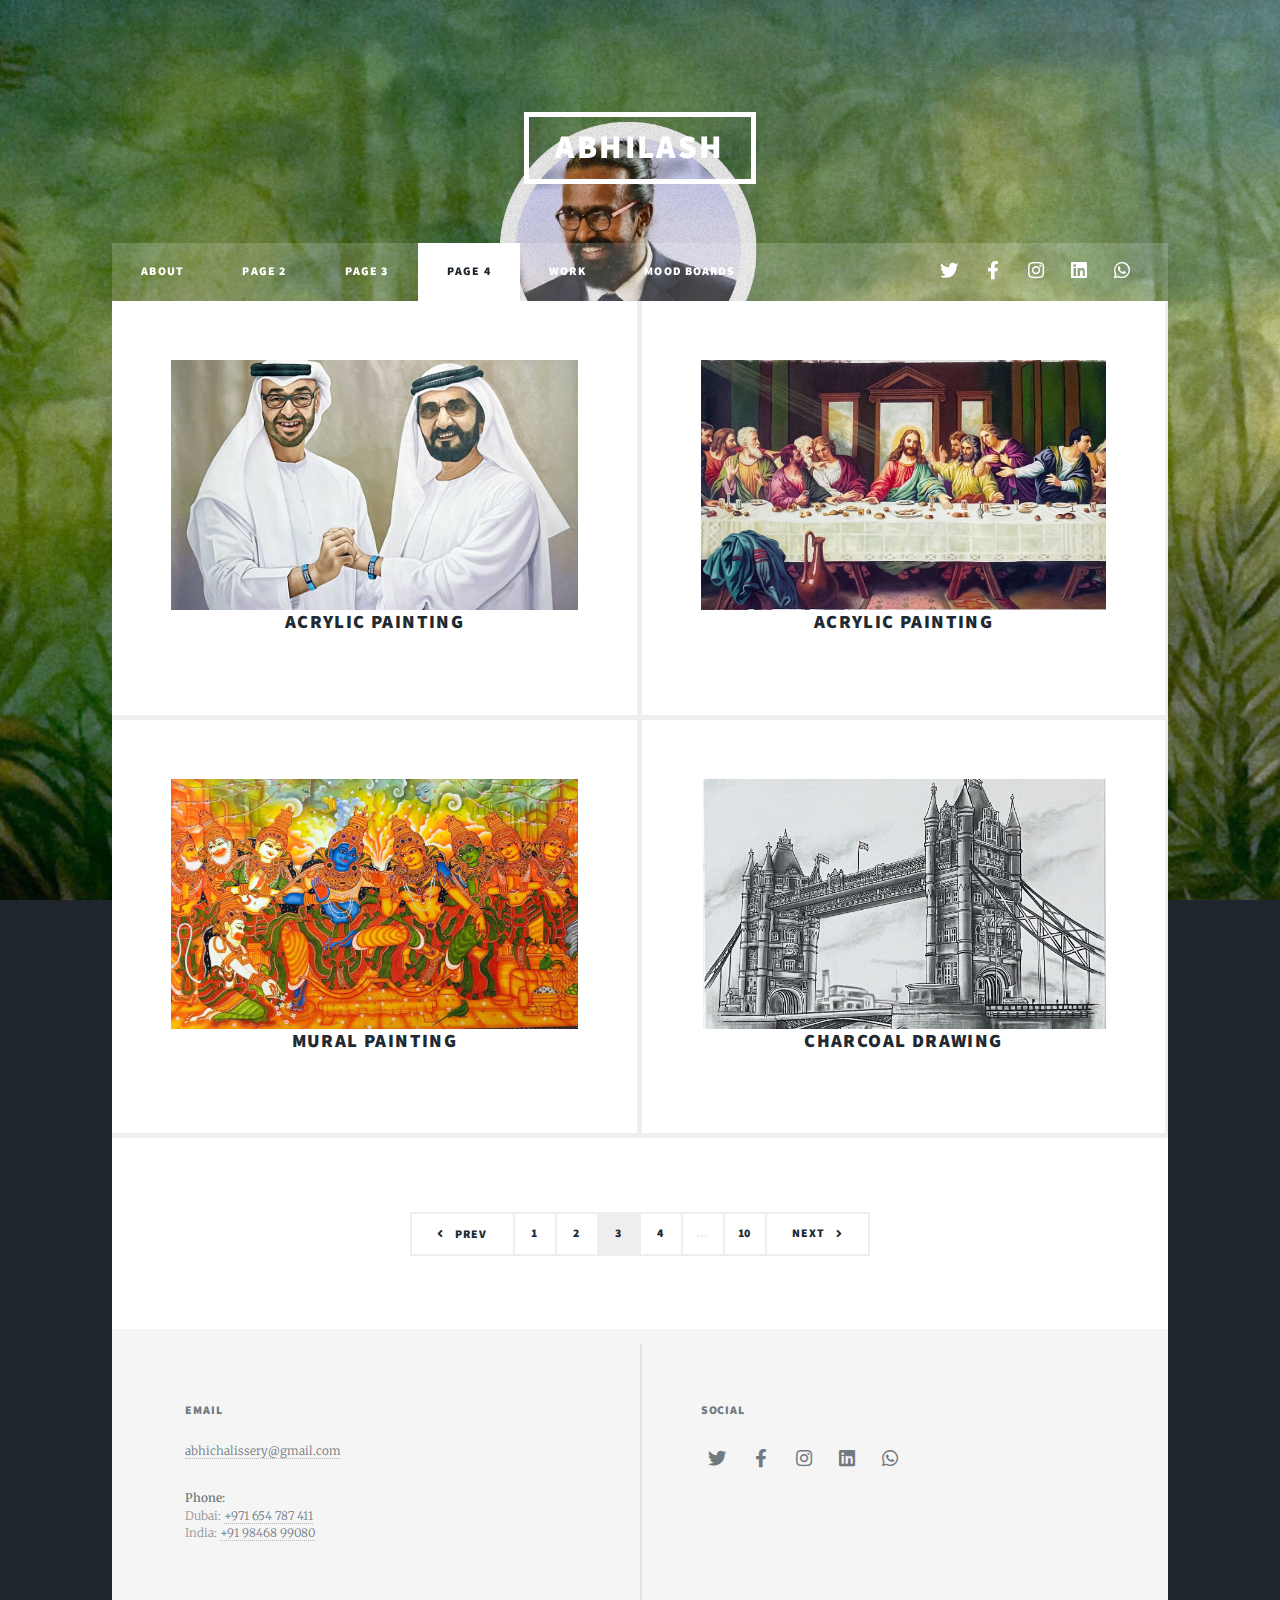
<file: page4.html>
<!DOCTYPE HTML>
<html>
<head>
    <title>ABHI THE ARTIST | Page 3</title>
    <meta charset="utf-8" />
    <meta name="viewport" content="width=device-width, initial-scale=1, user-scalable=no" />
    <link rel="stylesheet" href="assets/css/main.css" />
    <noscript><link rel="stylesheet" href="assets/css/noscript.css" /></noscript>
</head>
<body class="is-preload">
<div id="wrapper" class="fade-in">
    <!-- Header and Navigation -->
    <header id="header">
        <a href="index.html" class="logo">ABHILASH</a>
    </header>
  
    <!-- Navigation Menu -->
    <nav id="nav">
        <ul class="links">
            <li><a href="index.html">ABOUT</a></li>
            <li><a href="page2.html">Page 2</a></li>
            <li><a href="page3.html">Page 3</a></li>
            <li class="active"><a href="page4.html">Page 4</a></li>
            <li><a href="about.html">WORK</a></li>
            <li><a href="generic.html">MOOD BOARDS</a></li>
        </ul>
        <ul class="icons">
            <li><a href="https://twitter.com" class="icon brands fa-twitter"><span class="label">Twitter</span></a></li>
            <li><a href="https://facebook.com" class="icon brands fa-facebook-f"><span class="label">Facebook</span></a></li>
            <li><a href="https://www.instagram.com/real_madartist/" class="icon brands fa-instagram"><span class="label">Instagram</span></a></li>
            <li><a href="https://in.linkedin.com/in/abhi-chalissery-582a0625b" class="icon brands fa-linkedin"><span class="label">LinkedIn</span></a></li>
            <li><a href="https://wa.me/919846899080" class="icon brands fa-whatsapp" target="_blank"><span class="label">WhatsApp</span></a></li>
        </ul>
    </nav>

    <div id="main">
        <section class="posts">
            <!-- Article 1 -->
            <!-- Article 1 -->
<article>
    <a href="images/pic20.jpg" class="image fit uniform" data-lightbox="work-gallery">
        <img src="images/pic20.jpg" alt="Acrylic Painting" />
    </a>
    <header>
        <h2 style="font-size: 14pt;"><a href="#">Acrylic Painting</a></h2>
    </header>
</article>

<!-- Article 2 -->
<article>
    <a href="images/pic21.jpg" class="image fit uniform" data-lightbox="work-gallery">
        <img src="images/pic21.jpg" alt="Acrylic Painting" />
    </a>
    <header>
        <h2 style="font-size: 14pt;"><a href="#">Acrylic Painting</a></h2>
    </header>
</article>

<!-- Article 3 -->
<article>
    <a href="images/pic22.jpg" class="image fit uniform" data-lightbox="work-gallery">
        <img src="images/pic22.jpg" alt="Mural Painting" />
    </a>
    <header>
        <h2 style="font-size: 14pt;"><a href="#">Mural Painting</a></h2>
    </header>
</article>

<!-- Article 4 -->
<article>
    <a href="images/pic07.jpg" class="image fit uniform" data-lightbox="work-gallery">
        <img src="images/pic07.jpg" alt="Charcoal Drawing" />
    </a>
    <header>
        <h2 style="font-size: 14pt;"><a href="#">Charcoal Drawing</a></h2>
    </header>
</article>
        </section>
        <!-- Pagination Section -->
        <footer class="pagination-footer">
            <div class="pagination">
                <a href="page3.html" class="previous">Prev</a>
                <a href="index.html" class="page">1</a>
                <a href="page2.html" class="page">2</a>
                <a href="page3.html" class="page active">3</a>
                <a href="page4.html" class="page">4</a>
                <span class="extra">&hellip;</span>
                <a href="#" class="page">10</a>
                <a href="index.html" class="next">Next</a> <!-- Remove if no Page 4 -->
            </div>
        </footer>
    </div>

    <!-- Footer -->
    <footer id="footer">
        <section>
            <h3>Email</h3>
            <p><a href="mailto:abhichalissery@gmail.com">abhichalissery@gmail.com</a></p> <!-- Fixed typo: gamil → gmail -->
            <p>
                <strong>Phone:</strong><br>
                Dubai: <a href="tel:+971654787411">+971 654 787 411</a><br>
                India: <a href="tel:+919846899080">+91 98468 99080</a>
            </p>
        </section>
        <section>
            <h3>Social</h3>
            <ul class="icons">
                <li><a href="https://twitter.com" class="icon brands fa-twitter"><span class="label">Twitter</span></a></li>
                <li><a href="https://facebook.com" class="icon brands fa-facebook-f"><span class="label">Facebook</span></a></li>
                <li><a href="https://www.instagram.com/real_madartist/" class="icon brands fa-instagram"><span class="label">Instagram</span></a></li>
                <li><a href="https://in.linkedin.com/in/abhi-chalissery-582a0625b" class="icon brands fa-linkedin"><span class="label">LinkedIn</span></a></li>
                <li><a href="https://wa.me/919846899080" class="icon brands fa-whatsapp" target="_blank"><span class="label">WhatsApp</span></a></li>
            </ul>
        </section>
    </footer>
</div>

<!-- Scripts -->
<script src="assets/js/jquery.min.js"></script>
<script src="assets/js/jquery.scrollex.min.js"></script>
<script src="assets/js/jquery.scrolly.min.js"></script>
<script src="assets/js/browser.min.js"></script>
<script src="assets/js/breakpoints.min.js"></script>
<script src="assets/js/util.js"></script>
<script src="assets/js/main.js"></script>

<script>
ddocument.addEventListener('DOMContentLoaded', function() {
    // Pagination code (if needed)
    // Read More functionality (only if not in main.js)
    document.querySelectorAll('.read-more').forEach(button => {
        button.addEventListener('click', function() {
            const article = this.closest('article');
            article.classList.toggle('article-expanded');
            this.textContent = this.textContent === 'Read More' ? 'Read Less' : 'Read More';
        });
    });

    // Read More functionality
    document.querySelectorAll('.read-more').forEach(button => {
        button.addEventListener('click', function() {
            const article = this.closest('article');
            article.classList.toggle('article-expanded');
            this.textContent = this.textContent === 'Read More' ? 'Read Less' : 'Read More';
        });
    });
});
</script>
</body>
</html>
</file>
<file: assets/css/main.css>
@import url(fontawesome-all.min.css);
@import url("https://fonts.googleapis.com/css?family=Merriweather:300,700,300italic,700italic|Source+Sans+Pro:900");

/*
	Massively by HTML5 UP
	html5up.net | @ajlkn
	Free for personal and commercial use under the CCA 3.0 license (html5up.net/license)
*/

html, body, div, span, applet, object,
iframe, h1, h2, h3, h4, h5, h6, p, blockquote,
pre, a, abbr, acronym, address, big, cite,
code, del, dfn, em, img, ins, kbd, q, s, samp,
small, strike, strong, sub, sup, tt, var, b,
u, i, center, dl, dt, dd, ol, ul, li, fieldset,
form, label, legend, table, caption, tbody,
tfoot, thead, tr, th, td, article, aside,<!DOCTYPE HTML>
<html>
	<head>
		<title>ABHI THE ARTIST</title>
		<meta charset="utf-8" />
		<meta name="viewport" content="width=device-width, initial-scale=1, user-scalable=no" />
		<link rel="stylesheet" href="assets/css/main.css" />
		<noscript><link rel="stylesheet" href="assets/css/noscript.css" /></noscript>
	</head>
	<body class="is-preload">

		<!-- Wrapper -->
			<div id="wrapper" class="fade-in">

				<div id="intro">
					<h1>ABHI</h1> <!-- Your name -->
					<p>Artist with a natural flair</p> <!-- Your tagline -->
					<ul class="actions">
					  <li><a href="#header" class="button icon solid solo fa-arrow-down scrolly">Continue</a></li>
					</ul>
				  </div>
				<!-- Header -->
					<header id="header">
						<a href="index.html" class="logo">Natural Artist</a>
					</header>

					<nav id="nav">
						<ul class="links">
							<li class="active"><a href="index.html">WORK</a></li>
							<li><a href="about.html">ABOUT</a></li>
							<li><a href="generic.html">MOOD BOARDS</a></li>
							<li><a href="elements.html">APPRECIATION</a></li>
						</ul>
						<ul class="icons">
							<li><a href="#" class="icon brands fa-twitter"><span class="label">Twitter</span></a></li>
							<li><a href="#" class="icon brands fa-facebook-f"><span class="label">Facebook</span></a></li>
							<li><a href="https://www.instagram.com/real_madartist/" class="icon brands fa-instagram"><span class="label">Instagram</span></a></li>
							<li><a href="https://in.linkedin.com/in/abhi-chalissery-582a0625b" class="icon brands fa-linkedin"><span class="label">LinkedIn</span></a></li>
							<li><a href="#" class="icon brands fa-github"><span class="label">GitHub</span></a></li>
							<li><a href="https://wa.me/919846899080" class="icon brands fa-whatsapp" target="_blank"><span class="label">WhatsApp</span></a></li>
						</ul>
					</nav>

				<!-- Main -->
					<div id="main">

						<!-- Featured Post -->
						<article class="post featured">
							<a href="#" class="image main"><img src="images/project1.jpg" alt="" /></a> <!-- Replace with your image -->
							<header class="major">
							  <h2><a href="#">MY PROJECTS</a></h2>
							  <p>Mad Ideas.</p>
							</header>
						  </article>

						<!-- Posts -->
							<section class="posts">
								<article>
									<header>
										<span class="date">April 24, 2017</span>
										<h2><a href="#">Horse Abstract</a></h2>
									</header>
									<a href="#" class="image fit"><img src="images/pic02.jpg" alt="" /></a>
									<!-- Step 1: Add teaser (visible text) -->
									<p class="teaser">The artwork presents an abstract depiction of a horse, rendered in bold, sweeping brushstrokes that emphasize dynamic movement.</p>
									<!-- Step 2: Add hidden content -->
									<div class="hidden-content">
										<p>The color palette consists of deep blacks and fiery reds, suggesting both power and passion. The horse’s form is fragmented yet fluid, capturing the essence of speed and agility without adhering strictly to anatomical accuracy. Its elongated limbs and arched neck convey a sense of tension and vitality, evoking the spirit of untamed freedom often associated with these majestic animals.</p>
									</div>
									<!-- Step 3: Add "Read More" button -->
									<ul class="actions special">
										<li><button class="read-more">Read More</button></li>
									</ul>
								</article>
								
								<article>
									<header>
										<span class="date">April 22, 2017</span>
										<h2><a href="#">Acrylic Painting</a></h2>
									</header>
									<a href="#" class="image fit"><img src="images/pic03.jpg" alt="" /></a>
									<!-- Step 1: Add teaser (visible text) -->
									<p class="teaser">This acrylic painting beautifully captures the essence of an elephant in a striking and lifelike manner.</p>
									<!-- Step 2: Add hidden content -->
									<div class="hidden-content">
										<p>The artist has masterfully used shades of gray and brown to depict the elephant's textured skin, with intricate details that highlight the wrinkles and folds, giving it a highly realistic appearance. The elephant's large, expressive eyes convey a sense of wisdom and calmness, while its prominent tusks add to its majestic presence. The background features a serene landscape with soft blue skies and distant trees, creating a peaceful and natural setting for the elephant. The subtle blending of colors in the background contrasts nicely with the detailed rendering of the elephant, making it the focal point of the composition. The overall effect is one of tranquility and reverence for this magnificent creature, inviting viewers to appreciate the beauty and grandeur of nature.</p>
									</div>
									<!-- Step 3: Add "Read More" button -->
									<ul class="actions special">
										<li><button class="read-more">Read More</button></li>
									</ul>
								</article>
								
								<article>
									<header>
										<span class="date">April 18, 2017</span>
										<h2><a href="#">Mural Art</a></h2>
									</header>
									<a href="#" class="image fit"><img src="images/pic04.jpg" alt="" /></a>
									<!-- Step 1: Add teaser (visible text) -->
									<p class="teaser">This mural art is a captivating and dynamic piece that combines elements of fantasy and modernity.</p>
									<!-- Step 2: Add hidden content -->
									<div class="hidden-content">
										<p>The central focus is a sleek, futuristic car with a bold and aggressive design, painted in vibrant shades of purple and pink. The car appears to be emerging from or surrounded by intense flames, which are depicted with vivid oranges and yellows, adding a sense of power and energy to the scene. Above the car, a majestic dragon soars through the air, its wings spread wide and its body flowing with fluid motion. The dragon is rendered in similar hues of purple and pink, creating a harmonious color palette that ties the entire composition together. The background features a gradient of deep purples and pinks, enhancing the otherworldly atmosphere of the mural. The combination of the fiery car, the mythical dragon, and the surreal colors creates a striking visual narrative that evokes themes of speed, strength, and fantasy. The mural's bold lines and dramatic contrasts make it a visually stunning and memorable piece of art.</p>
									</div>
									<!-- Step 3: Add "Read More" button -->
									<ul class="actions special">
										<li><button class="read-more">Read More</button></li>
									</ul>
								</article>
								
								<article>
									<header>
										<span class="date">April 14, 2017</span>
										<h2><a href="#">Texture Painting</a></h2>
									</header>
									<a href="#" class="image fit"><img src="images/pic05.jpg" alt="" /></a>
									<!-- Step 1: Add teaser (visible text) -->
									<p class="teaser">This texture painting is a captivating blend of abstract and natural elements, creating a visually striking composition.</p>
									<!-- Step 2: Add hidden content -->
									<div class="hidden-content">
										<p>The dominant feature of the artwork is the use of gold paint, which has been applied in thick, textured strokes that create a sense of depth and movement. The gold appears to be dripping or cascading down the canvas, forming organic patterns that resemble leaves or branches. The background is a soft, neutral gray, which provides a subtle contrast to the vibrant gold. This contrast enhances the luminosity of the gold and makes it stand out even more prominently. The lower part of the painting features horizontal lines that suggest a horizon or a body of water, adding a sense of grounding to the otherwise abstract piece. The overall effect is one of elegance and sophistication, with the gold evoking feelings of luxury and opulence. The texture of the paint adds a tactile quality to the artwork, inviting viewers to not only look at it but also imagine touching its surface. This painting would make a stunning focal point in any space, adding a touch of glamour and artistic flair.</p>
									</div>
									<!-- Step 3: Add "Read More" button -->
									<ul class="actions special">
										<li><button class="read-more">Read More</button></li>
									</ul>
								</article>
								
								<article>
									<header>
										<span class="date">April 11, 2017</span>
										<h2><a href="#">Texture Painting</a></h2>
									</header>
									<a href="#" class="image fit"><img src="images/pic06.jpg" alt="" /></a>
									<!-- Step 1: Add teaser (visible text) -->
									<p class="teaser">This texture painting is a breathtaking depiction of a mountainous landscape, rendered with remarkable detail and depth.</p>
									<!-- Step 2: Add hidden content -->
									<div class="hidden-content">
										<p>The artist has skillfully used various shades of gray, brown, and white to create the rugged terrain of the mountains, which are covered in patches of snow. The texture of the paint adds a three-dimensional quality to the artwork, making the mountains appear almost tangible. The sky above the mountains is filled with fluffy white clouds, adding a sense of lightness and contrast to the heavy, earthy tones of the mountains. The lower part of the painting features a body of water that reflects the mountains and the sky, creating a mirror-like effect that enhances the overall composition. The reflection in the water is slightly distorted, giving it a dreamy and ethereal quality. The use of gold accents on the mountains adds a touch of warmth and richness to the otherwise cool color palette, creating a harmonious balance between the different elements of the painting. This artwork captures the grandeur and majesty of nature, inviting viewers to lose themselves in its serene and awe-inspiring beauty.</p>
									</div>
									<!-- Step 3: Add "Read More" button -->
									<ul class="actions special">
										<li><button class="read-more">Read More</button></li>
									</ul>
								</article>
								
								<article>
									<header>
										<span class="date">April 7, 2017</span>
										<h2><a href="#">Acrylic Painting</a></h2>
									</header>
									<a href="#" class="image fit"><img src="images/pic07.jpg" alt="" /></a>
									<!-- Step 1: Add teaser (visible text) -->
									<p class="teaser">This acrylic painting is a masterful and respectful portrayal of His Highness Sheikh Mohammed Bin Rashid Al Maktoum.</p>
									<!-- Step 2: Add hidden content -->
									<div class="hidden-content">
										<p>The artwork beautifully captures his iconic presence, dressed in traditional Emirati attire—a pristine white keffiyeh secured with a black agal, and a flowing white thobe. The artist has paid meticulous attention to detail, rendering Sheikh Mohammed’s features with remarkable precision. His warm, approachable smile, framed by his glasses and beard, exudes wisdom, leadership, and humility. The subtle shading and textures bring depth to the portrait, highlighting the intricate folds of the keffiyeh and the fine details of his expression. Set against a neutral beige background, the focus remains entirely on Sheikh Mohammed, emphasizing his significance as a visionary leader and statesman. The soft color palette enhances the sense of reverence and calm, while the lifelike quality of the painting reflects the artist's skill in capturing not only his physical likeness but also the essence of his character—strength, compassion, and determination. This piece serves as both an artistic tribute and a celebration of Sheikh Mohammed’s enduring legacy as a global leader, humanitarian, and symbol of progress for the UAE and beyond. It is a fitting homage to a man who embodies innovation, culture, and unity.</p>
									</div>
									<!-- Step 3: Add "Read More" button -->
									<ul class="actions special">
										<li><button class="read-more">Read More</button></li>
									</ul>
								</article>
							</section>

						<!-- Footer -->
						<footer>
							<div class="pagination">
							  <a href="#" class="previous">Prev</a>
							  <a href="#" class="page active">1</a>
							  <a href="page2.html" class="page">2</a>
							  <a href="page3.html" class="page">3</a>
							  <span class="extra">&hellip;</span>
							  <a href="#" class="page">10</a>
							  <a href="page2.html" class="next">Next</a>
							</div>
						  </footer>
				<!-- Footer -->
				<footer id="footer">
					<section>
						<h3>Email</h3>
						<p><a href="mailto:Abhichalissery@gmail.com">Abhichalissery@gmail.com</a></p>
						<p>
							<strong>Phone:</strong><br>
							Dubai: <a href="tel:+971654787411">+971 654 787 411</a><br>
							India: <a href="tel:+919846899080">+91 98468 99080</a>
						</p>
					</section>
					<section>
						<h3>Social</h3>
						<ul class="icons">
							<li><a href="https://twitter.com" class="icon brands fa-twitter"><span class="label">Twitter</span></a></li>
							<li><a href="https://facebook.com" class="icon brands fa-facebook-f"><span class="label">Facebook</span></a></li>
							<li><a href="https://www.instagram.com/real_madartist/" class="icon brands fa-instagram"><span class="label">Instagram</span></a></li>
							<li><a href="https://in.linkedin.com/in/abhi-chalissery-582a0625b" class="icon brands fa-linkedin"><span class="label">LinkedIn</span></a></li>
							<li><a href="#" class="icon brands fa-github"><span class="label">GitHub</span></a></li>
							<li><a href="https://wa.me/919846899080" class="icon brands fa-whatsapp" target="_blank"><span class="label">WhatsApp</span></a></li>
						</ul>
					</section>
				</footer>

				


		<!-- Scripts -->
			<script src="assets/js/jquery.min.js"></script>
			<script src="assets/js/jquery.scrollex.min.js"></script>
			<script src="assets/js/jquery.scrolly.min.js"></script>
			<script src="assets/js/browser.min.js"></script>
			<script src="assets/js/breakpoints.min.js"></script>
			<script src="assets/js/util.js"></script>
			<script src="assets/js/main.js"></script>

	</body>
</html>

canvas, details, embed, figure, figcaption,
footer, header, hgroup, menu, nav, output, ruby,
section, summary, time, mark, audio, video {
	margin: 0;
	padding: 0;
	border: 0;
	font-size: 100%;
	font: inherit;
	vertical-align: baseline;}

article, aside, details, figcaption, figure,
footer, header, hgroup, menu, nav, section {
	display: block;}

body {
	line-height: 1;
}

ol, ul {
	list-style: none;
}

blockquote, q {
	quotes: none;
}

	blockquote:before, blockquote:after, q:before, q:after {
		content: '';
		content: none;
	}

table {
	border-collapse: collapse;
	border-spacing: 0;
}

body {
	-webkit-text-size-adjust: none;
}

mark {
	background-color: transparent;
	color: inherit;
}

input::-moz-focus-inner {
	border: 0;
	padding: 0;
}

input, select, textarea {
	-moz-appearance: none;
	-webkit-appearance: none;
	-ms-appearance: none;
	appearance: none;
}

/* Basic */

	@-ms-viewport {
		width: device-width;
	}

	body {
		-ms-overflow-style: scrollbar;
	}

	@media screen and (max-width: 480px) {

		html, body {
			min-width: 320px;
		}

	}

	html {
		box-sizing: border-box;
	}

	*, *:before, *:after {
		box-sizing: inherit;
	}

	body {
		background-color: #1e252d;
	}

		body.is-preload *, body.is-preload *:before, body.is-preload *:after {
			-moz-animation: none !important;
			-webkit-animation: none !important;
			-ms-animation: none !important;
			animation: none !important;
			-moz-transition: none !important;
			-webkit-transition: none !important;
			-ms-transition: none !important;
			transition: none !important;
		}

/* Type */

	html {
		font-size: 16pt;
	}

		@media screen and (max-width: 1680px) {

			html {
				font-size: 12pt;
			}

		}

		@media screen and (max-width: 1280px) {

			html {
				font-size: 11pt;
			}

		}

		@media screen and (max-width: 360px) {

			html {
				font-size: 10pt;
			}

		}

	body {
		color: #212931;
	}

	body, input, select, textarea {
		font-family: "Merriweather", Georgia, serif;
		font-weight: 300;
		font-size: 1rem;
		line-height: 2.375;
	}

	a {
		-moz-transition: color 0.2s ease-in-out, background-color 0.2s ease-in-out, border-color 0.2s ease-in-out, box-shadow 0.2s ease-in-out;
		-webkit-transition: color 0.2s ease-in-out, background-color 0.2s ease-in-out, border-color 0.2s ease-in-out, box-shadow 0.2s ease-in-out;
		-ms-transition: color 0.2s ease-in-out, background-color 0.2s ease-in-out, border-color 0.2s ease-in-out, box-shadow 0.2s ease-in-out;
		transition: color 0.2s ease-in-out, background-color 0.2s ease-in-out, border-color 0.2s ease-in-out, box-shadow 0.2s ease-in-out;
		border-bottom: dotted 1px;
		text-decoration: none;
	}

		a:hover {
			border-bottom-color: transparent;
		}

	strong, b {
		font-weight: 600;
	}

	em, i {
		font-style: italic;
	}

	p {
		text-align: justify;
		margin: 0 0 2rem 0;
	}

	h1, h2, h3, h4, h5, h6 {
		font-family: "Source Sans Pro", Helvetica, sans-serif;
		font-weight: 900;
		line-height: 1.5;
		letter-spacing: 0.075em;
		text-transform: uppercase;
		margin: 0 0 1rem 0;
	}

		h1 a, h2 a, h3 a, h4 a, h5 a, h6 a {
			border-bottom: 0;
			color: inherit;
			text-decoration: none;
		}

	h1 {
		font-size: 4rem;
		line-height: 1.1;
		margin: 0 0 2rem 0;
	}

	h2 {
		font-size: 1.75rem;
		line-height: 1.3;
		margin: 0 0 1.5rem 0;
	}

	h3 {
		font-size: 1.25rem;
		margin: 0 0 1.5rem 0;
	}

	h4 {
		font-size: 1rem;
	}

	h5 {
		font-size: 0.9rem;
	}

	h6 {
		font-size: 0.8rem;
	}

	sub {
		font-size: 0.8rem;
		position: relative;
		top: 0.5rem;
	}

	sup {
		font-size: 0.8rem;
		position: relative;
		top: -0.5rem;
	}

	blockquote {
		border-left: solid 4px;
		font-style: italic;
		margin: 0 0 2rem 0;
		padding: 0.5rem 0 0.5rem 2rem;
	}

	code {
		border: solid 2px;
		font-family: "Courier New", monospace;
		font-size: 0.9rem;
		margin: 0 0.25rem;
		padding: 0.25rem 0.65rem;
	}

	pre {
		-webkit-overflow-scrolling: touch;
		font-family: "Courier New", monospace;
		font-size: 0.9rem;
		margin: 0 0 2rem 0;
	}

		pre code {
			display: block;
			line-height: 1.75;
			padding: 1rem 1.5rem;
			overflow-x: auto;
		}

	hr {
		border: 0;
		border-bottom: solid 2px;
		margin: 3rem 0;
	}

		hr.major {
			margin: 5rem 0;
		}

	.align-left {
		text-align: left;
	}

	.align-center {
		text-align: center;
	}

	.align-right {
		text-align: right;
	}

	input, select, textarea {
		color: #212931;
	}

	a {
		color: #212931;
		border-bottom-color: rgba(33, 41, 49, 0.5);
	}

		a:hover {
			border-bottom-color: transparent;
			color: #18bfef !important;
		}

	strong, b {
		color: #212931;
	}

	h1, h2, h3, h4, h5, h6 {
		color: #212931;
	}

	blockquote {
		border-left-color: #eeeeee;
	}

	code {
		background: rgba(220, 220, 220, 0.25);
		border-color: #eeeeee;
	}

	hr {
		border-bottom-color: #eeeeee;
	}

/* Row */

	.row {
		display: flex;
		flex-wrap: wrap;
		box-sizing: border-box;
		align-items: stretch;
	}

		.row > * {
			box-sizing: border-box;
		}

		.row.gtr-uniform > * > :last-child {
			margin-bottom: 0;
		}

		.row.aln-left {
			justify-content: flex-start;
		}

		.row.aln-center {
			justify-content: center;
		}

		.row.aln-right {
			justify-content: flex-end;
		}

		.row.aln-top {
			align-items: flex-start;
		}

		.row.aln-middle {
			align-items: center;
		}

		.row.aln-bottom {
			align-items: flex-end;
		}

		.row > .imp {
			order: -1;
		}

		.row > .col-1 {
			width: 8.33333%;
		}

		.row > .off-1 {
			margin-left: 8.33333%;
		}

		.row > .col-2 {
			width: 16.66667%;
		}

		.row > .off-2 {
			margin-left: 16.66667%;
		}

		.row > .col-3 {
			width: 25%;
		}

		.row > .off-3 {
			margin-left: 25%;
		}

		.row > .col-4 {
			width: 33.33333%;
		}

		.row > .off-4 {
			margin-left: 33.33333%;
		}

		.row > .col-5 {
			width: 41.66667%;
		}

		.row > .off-5 {
			margin-left: 41.66667%;
		}

		.row > .col-6 {
			width: 50%;
		}

		.row > .off-6 {
			margin-left: 50%;
		}

		.row > .col-7 {
			width: 58.33333%;
		}

		.row > .off-7 {
			margin-left: 58.33333%;
		}

		.row > .col-8 {
			width: 66.66667%;
		}

		.row > .off-8 {
			margin-left: 66.66667%;
		}

		.row > .col-9 {
			width: 75%;
		}

		.row > .off-9 {
			margin-left: 75%;
		}

		.row > .col-10 {
			width: 83.33333%;
		}

		.row > .off-10 {
			margin-left: 83.33333%;
		}

		.row > .col-11 {
			width: 91.66667%;
		}

		.row > .off-11 {
			margin-left: 91.66667%;
		}

		.row > .col-12 {
			width: 100%;
		}

		.row > .off-12 {
			margin-left: 100%;
		}

		.row.gtr-0 {
			margin-top: 0;
			margin-left: 0rem;
		}

			.row.gtr-0 > * {
				padding: 0 0 0 0rem;
			}

			.row.gtr-0.gtr-uniform {
				margin-top: 0rem;
			}

				.row.gtr-0.gtr-uniform > * {
					padding-top: 0rem;
				}

		.row.gtr-25 {
			margin-top: 0;
			margin-left: -0.375rem;
		}

			.row.gtr-25 > * {
				padding: 0 0 0 0.375rem;
			}

			.row.gtr-25.gtr-uniform {
				margin-top: -0.375rem;
			}

				.row.gtr-25.gtr-uniform > * {
					padding-top: 0.375rem;
				}

		.row.gtr-50 {
			margin-top: 0;
			margin-left: -0.75rem;
		}

			.row.gtr-50 > * {
				padding: 0 0 0 0.75rem;
			}

			.row.gtr-50.gtr-uniform {
				margin-top: -0.75rem;
			}

				.row.gtr-50.gtr-uniform > * {
					padding-top: 0.75rem;
				}

		.row {
			margin-top: 0;
			margin-left: -1.5rem;
		}

			.row > * {
				padding: 0 0 0 1.5rem;
			}

			.row.gtr-uniform {
				margin-top: -1.5rem;
			}

				.row.gtr-uniform > * {
					padding-top: 1.5rem;
				}

		.row.gtr-150 {
			margin-top: 0;
			margin-left: -2.25rem;
		}

			.row.gtr-150 > * {
				padding: 0 0 0 2.25rem;
			}

			.row.gtr-150.gtr-uniform {
				margin-top: -2.25rem;
			}

				.row.gtr-150.gtr-uniform > * {
					padding-top: 2.25rem;
				}

		.row.gtr-200 {
			margin-top: 0;
			margin-left: -3rem;
		}

			.row.gtr-200 > * {
				padding: 0 0 0 3rem;
			}

			.row.gtr-200.gtr-uniform {
				margin-top: -3rem;
			}

				.row.gtr-200.gtr-uniform > * {
					padding-top: 3rem;
				}

		@media screen and (max-width: 1680px) {

			.row {
				display: flex;
				flex-wrap: wrap;
				box-sizing: border-box;
				align-items: stretch;
			}

				.row > * {
					box-sizing: border-box;
				}

				.row.gtr-uniform > * > :last-child {
					margin-bottom: 0;
				}

				.row.aln-left {
					justify-content: flex-start;
				}

				.row.aln-center {
					justify-content: center;
				}

				.row.aln-right {
					justify-content: flex-end;
				}

				.row.aln-top {
					align-items: flex-start;
				}

				.row.aln-middle {
					align-items: center;
				}

				.row.aln-bottom {
					align-items: flex-end;
				}

				.row > .imp-xlarge {
					order: -1;
				}

				.row > .col-1-xlarge {
					width: 8.33333%;
				}

				.row > .off-1-xlarge {
					margin-left: 8.33333%;
				}

				.row > .col-2-xlarge {
					width: 16.66667%;
				}

				.row > .off-2-xlarge {
					margin-left: 16.66667%;
				}

				.row > .col-3-xlarge {
					width: 25%;
				}

				.row > .off-3-xlarge {
					margin-left: 25%;
				}

				.row > .col-4-xlarge {
					width: 33.33333%;
				}

				.row > .off-4-xlarge {
					margin-left: 33.33333%;
				}

				.row > .col-5-xlarge {
					width: 41.66667%;
				}

				.row > .off-5-xlarge {
					margin-left: 41.66667%;
				}

				.row > .col-6-xlarge {
					width: 50%;
				}

				.row > .off-6-xlarge {
					margin-left: 50%;
				}

				.row > .col-7-xlarge {
					width: 58.33333%;
				}

				.row > .off-7-xlarge {
					margin-left: 58.33333%;
				}

				.row > .col-8-xlarge {
					width: 66.66667%;
				}

				.row > .off-8-xlarge {
					margin-left: 66.66667%;
				}

				.row > .col-9-xlarge {
					width: 75%;
				}

				.row > .off-9-xlarge {
					margin-left: 75%;
				}

				.row > .col-10-xlarge {
					width: 83.33333%;
				}

				.row > .off-10-xlarge {
					margin-left: 83.33333%;
				}

				.row > .col-11-xlarge {
					width: 91.66667%;
				}

				.row > .off-11-xlarge {
					margin-left: 91.66667%;
				}

				.row > .col-12-xlarge {
					width: 100%;
				}

				.row > .off-12-xlarge {
					margin-left: 100%;
				}

				.row.gtr-0 {
					margin-top: 0;
					margin-left: 0rem;
				}

					.row.gtr-0 > * {
						padding: 0 0 0 0rem;
					}

					.row.gtr-0.gtr-uniform {
						margin-top: 0rem;
					}

						.row.gtr-0.gtr-uniform > * {
							padding-top: 0rem;
						}

				.row.gtr-25 {
					margin-top: 0;
					margin-left: -0.375rem;
				}

					.row.gtr-25 > * {
						padding: 0 0 0 0.375rem;
					}

					.row.gtr-25.gtr-uniform {
						margin-top: -0.375rem;
					}

						.row.gtr-25.gtr-uniform > * {
							padding-top: 0.375rem;
						}

				.row.gtr-50 {
					margin-top: 0;
					margin-left: -0.75rem;
				}

					.row.gtr-50 > * {
						padding: 0 0 0 0.75rem;
					}

					.row.gtr-50.gtr-uniform {
						margin-top: -0.75rem;
					}

						.row.gtr-50.gtr-uniform > * {
							padding-top: 0.75rem;
						}

				.row {
					margin-top: 0;
					margin-left: -1.5rem;
				}

					.row > * {
						padding: 0 0 0 1.5rem;
					}

					.row.gtr-uniform {
						margin-top: -1.5rem;
					}

						.row.gtr-uniform > * {
							padding-top: 1.5rem;
						}

				.row.gtr-150 {
					margin-top: 0;
					margin-left: -2.25rem;
				}

					.row.gtr-150 > * {
						padding: 0 0 0 2.25rem;
					}

					.row.gtr-150.gtr-uniform {
						margin-top: -2.25rem;
					}

						.row.gtr-150.gtr-uniform > * {
							padding-top: 2.25rem;
						}

				.row.gtr-200 {
					margin-top: 0;
					margin-left: -3rem;
				}

					.row.gtr-200 > * {
						padding: 0 0 0 3rem;
					}

					.row.gtr-200.gtr-uniform {
						margin-top: -3rem;
					}

						.row.gtr-200.gtr-uniform > * {
							padding-top: 3rem;
						}

		}

		@media screen and (max-width: 1280px) {

			.row {
				display: flex;
				flex-wrap: wrap;
				box-sizing: border-box;
				align-items: stretch;
			}

				.row > * {
					box-sizing: border-box;
				}

				.row.gtr-uniform > * > :last-child {
					margin-bottom: 0;
				}

				.row.aln-left {
					justify-content: flex-start;
				}

				.row.aln-center {
					justify-content: center;
				}

				.row.aln-right {
					justify-content: flex-end;
				}

				.row.aln-top {
					align-items: flex-start;
				}

				.row.aln-middle {
					align-items: center;
				}

				.row.aln-bottom {
					align-items: flex-end;
				}

				.row > .imp-large {
					order: -1;
				}

				.row > .col-1-large {
					width: 8.33333%;
				}

				.row > .off-1-large {
					margin-left: 8.33333%;
				}

				.row > .col-2-large {
					width: 16.66667%;
				}

				.row > .off-2-large {
					margin-left: 16.66667%;
				}

				.row > .col-3-large {
					width: 25%;
				}

				.row > .off-3-large {
					margin-left: 25%;
				}

				.row > .col-4-large {
					width: 33.33333%;
				}

				.row > .off-4-large {
					margin-left: 33.33333%;
				}

				.row > .col-5-large {
					width: 41.66667%;
				}

				.row > .off-5-large {
					margin-left: 41.66667%;
				}

				.row > .col-6-large {
					width: 50%;
				}

				.row > .off-6-large {
					margin-left: 50%;
				}

				.row > .col-7-large {
					width: 58.33333%;
				}

				.row > .off-7-large {
					margin-left: 58.33333%;
				}

				.row > .col-8-large {
					width: 66.66667%;
				}

				.row > .off-8-large {
					margin-left: 66.66667%;
				}

				.row > .col-9-large {
					width: 75%;
				}

				.row > .off-9-large {
					margin-left: 75%;
				}

				.row > .col-10-large {
					width: 83.33333%;
				}

				.row > .off-10-large {
					margin-left: 83.33333%;
				}

				.row > .col-11-large {
					width: 91.66667%;
				}

				.row > .off-11-large {
					margin-left: 91.66667%;
				}

				.row > .col-12-large {
					width: 100%;
				}

				.row > .off-12-large {
					margin-left: 100%;
				}

				.row.gtr-0 {
					margin-top: 0;
					margin-left: 0rem;
				}

					.row.gtr-0 > * {
						padding: 0 0 0 0rem;
					}

					.row.gtr-0.gtr-uniform {
						margin-top: 0rem;
					}

						.row.gtr-0.gtr-uniform > * {
							padding-top: 0rem;
						}

				.row.gtr-25 {
					margin-top: 0;
					margin-left: -0.375rem;
				}

					.row.gtr-25 > * {
						padding: 0 0 0 0.375rem;
					}

					.row.gtr-25.gtr-uniform {
						margin-top: -0.375rem;
					}

						.row.gtr-25.gtr-uniform > * {
							padding-top: 0.375rem;
						}

				.row.gtr-50 {
					margin-top: 0;
					margin-left: -0.75rem;
				}

					.row.gtr-50 > * {
						padding: 0 0 0 0.75rem;
					}

					.row.gtr-50.gtr-uniform {
						margin-top: -0.75rem;
					}

						.row.gtr-50.gtr-uniform > * {
							padding-top: 0.75rem;
						}

				.row {
					margin-top: 0;
					margin-left: -1.5rem;
				}

					.row > * {
						padding: 0 0 0 1.5rem;
					}

					.row.gtr-uniform {
						margin-top: -1.5rem;
					}

						.row.gtr-uniform > * {
							padding-top: 1.5rem;
						}

				.row.gtr-150 {
					margin-top: 0;
					margin-left: -2.25rem;
				}

					.row.gtr-150 > * {
						padding: 0 0 0 2.25rem;
					}

					.row.gtr-150.gtr-uniform {
						margin-top: -2.25rem;
					}

						.row.gtr-150.gtr-uniform > * {
							padding-top: 2.25rem;
						}

				.row.gtr-200 {
					margin-top: 0;
					margin-left: -3rem;
				}

					.row.gtr-200 > * {
						padding: 0 0 0 3rem;
					}

					.row.gtr-200.gtr-uniform {
						margin-top: -3rem;
					}

						.row.gtr-200.gtr-uniform > * {
							padding-top: 3rem;
						}

		}

		@media screen and (max-width: 980px) {

			.row {
				display: flex;
				flex-wrap: wrap;
				box-sizing: border-box;
				align-items: stretch;
			}

				.row > * {
					box-sizing: border-box;
				}

				.row.gtr-uniform > * > :last-child {
					margin-bottom: 0;
				}

				.row.aln-left {
					justify-content: flex-start;
				}

				.row.aln-center {
					justify-content: center;
				}

				.row.aln-right {
					justify-content: flex-end;
				}

				.row.aln-top {
					align-items: flex-start;
				}

				.row.aln-middle {
					align-items: center;
				}

				.row.aln-bottom {
					align-items: flex-end;
				}

				.row > .imp-medium {
					order: -1;
				}

				.row > .col-1-medium {
					width: 8.33333%;
				}

				.row > .off-1-medium {
					margin-left: 8.33333%;
				}

				.row > .col-2-medium {
					width: 16.66667%;
				}

				.row > .off-2-medium {
					margin-left: 16.66667%;
				}

				.row > .col-3-medium {
					width: 25%;
				}

				.row > .off-3-medium {
					margin-left: 25%;
				}

				.row > .col-4-medium {
					width: 33.33333%;
				}

				.row > .off-4-medium {
					margin-left: 33.33333%;
				}

				.row > .col-5-medium {
					width: 41.66667%;
				}

				.row > .off-5-medium {
					margin-left: 41.66667%;
				}

				.row > .col-6-medium {
					width: 50%;
				}

				.row > .off-6-medium {
					margin-left: 50%;
				}

				.row > .col-7-medium {
					width: 58.33333%;
				}

				.row > .off-7-medium {
					margin-left: 58.33333%;
				}

				.row > .col-8-medium {
					width: 66.66667%;
				}

				.row > .off-8-medium {
					margin-left: 66.66667%;
				}

				.row > .col-9-medium {
					width: 75%;
				}

				.row > .off-9-medium {
					margin-left: 75%;
				}

				.row > .col-10-medium {
					width: 83.33333%;
				}

				.row > .off-10-medium {
					margin-left: 83.33333%;
				}

				.row > .col-11-medium {
					width: 91.66667%;
				}

				.row > .off-11-medium {
					margin-left: 91.66667%;
				}

				.row > .col-12-medium {
					width: 100%;
				}

				.row > .off-12-medium {
					margin-left: 100%;
				}

				.row.gtr-0 {
					margin-top: 0;
					margin-left: 0rem;
				}

					.row.gtr-0 > * {
						padding: 0 0 0 0rem;
					}

					.row.gtr-0.gtr-uniform {
						margin-top: 0rem;
					}

						.row.gtr-0.gtr-uniform > * {
							padding-top: 0rem;
						}

				.row.gtr-25 {
					margin-top: 0;
					margin-left: -0.375rem;
				}

					.row.gtr-25 > * {
						padding: 0 0 0 0.375rem;
					}

					.row.gtr-25.gtr-uniform {
						margin-top: -0.375rem;
					}

						.row.gtr-25.gtr-uniform > * {
							padding-top: 0.375rem;
						}

				.row.gtr-50 {
					margin-top: 0;
					margin-left: -0.75rem;
				}

					.row.gtr-50 > * {
						padding: 0 0 0 0.75rem;
					}

					.row.gtr-50.gtr-uniform {
						margin-top: -0.75rem;
					}

						.row.gtr-50.gtr-uniform > * {
							padding-top: 0.75rem;
						}

				.row {
					margin-top: 0;
					margin-left: -1.5rem;
				}

					.row > * {
						padding: 0 0 0 1.5rem;
					}

					.row.gtr-uniform {
						margin-top: -1.5rem;
					}

						.row.gtr-uniform > * {
							padding-top: 1.5rem;
						}

				.row.gtr-150 {
					margin-top: 0;
					margin-left: -2.25rem;
				}

					.row.gtr-150 > * {
						padding: 0 0 0 2.25rem;
					}

					.row.gtr-150.gtr-uniform {
						margin-top: -2.25rem;
					}

						.row.gtr-150.gtr-uniform > * {
							padding-top: 2.25rem;
						}

				.row.gtr-200 {
					margin-top: 0;
					margin-left: -3rem;
				}

					.row.gtr-200 > * {
						padding: 0 0 0 3rem;
					}

					.row.gtr-200.gtr-uniform {
						margin-top: -3rem;
					}

						.row.gtr-200.gtr-uniform > * {
							padding-top: 3rem;
						}

		}

		@media screen and (max-width: 736px) {

			.row {
				display: flex;
				flex-wrap: wrap;
				box-sizing: border-box;
				align-items: stretch;
			}

				.row > * {
					box-sizing: border-box;
				}

				.row.gtr-uniform > * > :last-child {
					margin-bottom: 0;
				}

				.row.aln-left {
					justify-content: flex-start;
				}

				.row.aln-center {
					justify-content: center;
				}

				.row.aln-right {
					justify-content: flex-end;
				}

				.row.aln-top {
					align-items: flex-start;
				}

				.row.aln-middle {
					align-items: center;
				}

				.row.aln-bottom {
					align-items: flex-end;
				}

				.row > .imp-small {
					order: -1;
				}

				.row > .col-1-small {
					width: 8.33333%;
				}

				.row > .off-1-small {
					margin-left: 8.33333%;
				}

				.row > .col-2-small {
					width: 16.66667%;
				}

				.row > .off-2-small {
					margin-left: 16.66667%;
				}

				.row > .col-3-small {
					width: 25%;
				}

				.row > .off-3-small {
					margin-left: 25%;
				}

				.row > .col-4-small {
					width: 33.33333%;
				}

				.row > .off-4-small {
					margin-left: 33.33333%;
				}

				.row > .col-5-small {
					width: 41.66667%;
				}

				.row > .off-5-small {
					margin-left: 41.66667%;
				}

				.row > .col-6-small {
					width: 50%;
				}

				.row > .off-6-small {
					margin-left: 50%;
				}

				.row > .col-7-small {
					width: 58.33333%;
				}

				.row > .off-7-small {
					margin-left: 58.33333%;
				}

				.row > .col-8-small {
					width: 66.66667%;
				}

				.row > .off-8-small {
					margin-left: 66.66667%;
				}

				.row > .col-9-small {
					width: 75%;
				}

				.row > .off-9-small {
					margin-left: 75%;
				}

				.row > .col-10-small {
					width: 83.33333%;
				}

				.row > .off-10-small {
					margin-left: 83.33333%;
				}

				.row > .col-11-small {
					width: 91.66667%;
				}

				.row > .off-11-small {
					margin-left: 91.66667%;
				}

				.row > .col-12-small {
					width: 100%;
				}

				.row > .off-12-small {
					margin-left: 100%;
				}

				.row.gtr-0 {
					margin-top: 0;
					margin-left: 0rem;
				}

					.row.gtr-0 > * {
						padding: 0 0 0 0rem;
					}

					.row.gtr-0.gtr-uniform {
						margin-top: 0rem;
					}

						.row.gtr-0.gtr-uniform > * {
							padding-top: 0rem;
						}

				.row.gtr-25 {
					margin-top: 0;
					margin-left: -0.375rem;
				}

					.row.gtr-25 > * {
						padding: 0 0 0 0.375rem;
					}

					.row.gtr-25.gtr-uniform {
						margin-top: -0.375rem;
					}

						.row.gtr-25.gtr-uniform > * {
							padding-top: 0.375rem;
						}

				.row.gtr-50 {
					margin-top: 0;
					margin-left: -0.75rem;
				}

					.row.gtr-50 > * {
						padding: 0 0 0 0.75rem;
					}

					.row.gtr-50.gtr-uniform {
						margin-top: -0.75rem;
					}

						.row.gtr-50.gtr-uniform > * {
							padding-top: 0.75rem;
						}

				.row {
					margin-top: 0;
					margin-left: -1.5rem;
				}

					.row > * {
						padding: 0 0 0 1.5rem;
					}

					.row.gtr-uniform {
						margin-top: -1.5rem;
					}

						.row.gtr-uniform > * {
							padding-top: 1.5rem;
						}

				.row.gtr-150 {
					margin-top: 0;
					margin-left: -2.25rem;
				}

					.row.gtr-150 > * {
						padding: 0 0 0 2.25rem;
					}

					.row.gtr-150.gtr-uniform {
						margin-top: -2.25rem;
					}

						.row.gtr-150.gtr-uniform > * {
							padding-top: 2.25rem;
						}

				.row.gtr-200 {
					margin-top: 0;
					margin-left: -3rem;
				}

					.row.gtr-200 > * {
						padding: 0 0 0 3rem;
					}

					.row.gtr-200.gtr-uniform {
						margin-top: -3rem;
					}

						.row.gtr-200.gtr-uniform > * {
							padding-top: 3rem;
						}

		}

		@media screen and (max-width: 480px) {

			.row {
				display: flex;
				flex-wrap: wrap;
				box-sizing: border-box;
				align-items: stretch;
			}

				.row > * {
					box-sizing: border-box;
				}

				.row.gtr-uniform > * > :last-child {
					margin-bottom: 0;
				}

				.row.aln-left {
					justify-content: flex-start;
				}

				.row.aln-center {
					justify-content: center;
				}

				.row.aln-right {
					justify-content: flex-end;
				}

				.row.aln-top {
					align-items: flex-start;
				}

				.row.aln-middle {
					align-items: center;
				}

				.row.aln-bottom {
					align-items: flex-end;
				}

				.row > .imp-xsmall {
					order: -1;
				}

				.row > .col-1-xsmall {
					width: 8.33333%;
				}

				.row > .off-1-xsmall {
					margin-left: 8.33333%;
				}

				.row > .col-2-xsmall {
					width: 16.66667%;
				}

				.row > .off-2-xsmall {
					margin-left: 16.66667%;
				}

				.row > .col-3-xsmall {
					width: 25%;
				}

				.row > .off-3-xsmall {
					margin-left: 25%;
				}

				.row > .col-4-xsmall {
					width: 33.33333%;
				}

				.row > .off-4-xsmall {
					margin-left: 33.33333%;
				}

				.row > .col-5-xsmall {
					width: 41.66667%;
				}

				.row > .off-5-xsmall {
					margin-left: 41.66667%;
				}

				.row > .col-6-xsmall {
					width: 50%;
				}

				.row > .off-6-xsmall {
					margin-left: 50%;
				}

				.row > .col-7-xsmall {
					width: 58.33333%;
				}

				.row > .off-7-xsmall {
					margin-left: 58.33333%;
				}

				.row > .col-8-xsmall {
					width: 66.66667%;
				}

				.row > .off-8-xsmall {
					margin-left: 66.66667%;
				}

				.row > .col-9-xsmall {
					width: 75%;
				}

				.row > .off-9-xsmall {
					margin-left: 75%;
				}

				.row > .col-10-xsmall {
					width: 83.33333%;
				}

				.row > .off-10-xsmall {
					margin-left: 83.33333%;
				}

				.row > .col-11-xsmall {
					width: 91.66667%;
				}

				.row > .off-11-xsmall {
					margin-left: 91.66667%;
				}

				.row > .col-12-xsmall {
					width: 100%;
				}

				.row > .off-12-xsmall {
					margin-left: 100%;
				}

				.row.gtr-0 {
					margin-top: 0;
					margin-left: 0rem;
				}

					.row.gtr-0 > * {
						padding: 0 0 0 0rem;
					}

					.row.gtr-0.gtr-uniform {
						margin-top: 0rem;
					}

						.row.gtr-0.gtr-uniform > * {
							padding-top: 0rem;
						}

				.row.gtr-25 {
					margin-top: 0;
					margin-left: -0.375rem;
				}

					.row.gtr-25 > * {
						padding: 0 0 0 0.375rem;
					}

					.row.gtr-25.gtr-uniform {
						margin-top: -0.375rem;
					}

						.row.gtr-25.gtr-uniform > * {
							padding-top: 0.375rem;
						}

				.row.gtr-50 {
					margin-top: 0;
					margin-left: -0.75rem;
				}

					.row.gtr-50 > * {
						padding: 0 0 0 0.75rem;
					}

					.row.gtr-50.gtr-uniform {
						margin-top: -0.75rem;
					}

						.row.gtr-50.gtr-uniform > * {
							padding-top: 0.75rem;
						}

				.row {
					margin-top: 0;
					margin-left: -1.5rem;
				}

					.row > * {
						padding: 0 0 0 1.5rem;
					}

					.row.gtr-uniform {
						margin-top: -1.5rem;
					}

						.row.gtr-uniform > * {
							padding-top: 1.5rem;
						}

				.row.gtr-150 {
					margin-top: 0;
					margin-left: -2.25rem;
				}

					.row.gtr-150 > * {
						padding: 0 0 0 2.25rem;
					}

					.row.gtr-150.gtr-uniform {
						margin-top: -2.25rem;
					}

						.row.gtr-150.gtr-uniform > * {
							padding-top: 2.25rem;
						}

				.row.gtr-200 {
					margin-top: 0;
					margin-left: -3rem;
				}

					.row.gtr-200 > * {
						padding: 0 0 0 3rem;
					}

					.row.gtr-200.gtr-uniform {
						margin-top: -3rem;
					}

						.row.gtr-200.gtr-uniform > * {
							padding-top: 3rem;
						}

		}

		@media screen and (max-width: 360px) {

			.row {
				display: flex;
				flex-wrap: wrap;
				box-sizing: border-box;
				align-items: stretch;
			}

				.row > * {
					box-sizing: border-box;
				}

				.row.gtr-uniform > * > :last-child {
					margin-bottom: 0;
				}

				.row.aln-left {
					justify-content: flex-start;
				}

				.row.aln-center {
					justify-content: center;
				}

				.row.aln-right {
					justify-content: flex-end;
				}

				.row.aln-top {
					align-items: flex-start;
				}

				.row.aln-middle {
					align-items: center;
				}

				.row.aln-bottom {
					align-items: flex-end;
				}

				.row > .imp-xxsmall {
					order: -1;
				}

				.row > .col-1-xxsmall {
					width: 8.33333%;
				}

				.row > .off-1-xxsmall {
					margin-left: 8.33333%;
				}

				.row > .col-2-xxsmall {
					width: 16.66667%;
				}

				.row > .off-2-xxsmall {
					margin-left: 16.66667%;
				}

				.row > .col-3-xxsmall {
					width: 25%;
				}

				.row > .off-3-xxsmall {
					margin-left: 25%;
				}

				.row > .col-4-xxsmall {
					width: 33.33333%;
				}

				.row > .off-4-xxsmall {
					margin-left: 33.33333%;
				}

				.row > .col-5-xxsmall {
					width: 41.66667%;
				}

				.row > .off-5-xxsmall {
					margin-left: 41.66667%;
				}

				.row > .col-6-xxsmall {
					width: 50%;
				}

				.row > .off-6-xxsmall {
					margin-left: 50%;
				}

				.row > .col-7-xxsmall {
					width: 58.33333%;
				}

				.row > .off-7-xxsmall {
					margin-left: 58.33333%;
				}

				.row > .col-8-xxsmall {
					width: 66.66667%;
				}

				.row > .off-8-xxsmall {
					margin-left: 66.66667%;
				}

				.row > .col-9-xxsmall {
					width: 75%;
				}

				.row > .off-9-xxsmall {
					margin-left: 75%;
				}

				.row > .col-10-xxsmall {
					width: 83.33333%;
				}

				.row > .off-10-xxsmall {
					margin-left: 83.33333%;
				}

				.row > .col-11-xxsmall {
					width: 91.66667%;
				}

				.row > .off-11-xxsmall {
					margin-left: 91.66667%;
				}

				.row > .col-12-xxsmall {
					width: 100%;
				}

				.row > .off-12-xxsmall {
					margin-left: 100%;
				}

				.row.gtr-0 {
					margin-top: 0;
					margin-left: 0rem;
				}

					.row.gtr-0 > * {
						padding: 0 0 0 0rem;
					}

					.row.gtr-0.gtr-uniform {
						margin-top: 0rem;
					}

						.row.gtr-0.gtr-uniform > * {
							padding-top: 0rem;
						}

				.row.gtr-25 {
					margin-top: 0;
					margin-left: -0.375rem;
				}

					.row.gtr-25 > * {
						padding: 0 0 0 0.375rem;
					}

					.row.gtr-25.gtr-uniform {
						margin-top: -0.375rem;
					}

						.row.gtr-25.gtr-uniform > * {
							padding-top: 0.375rem;
						}

				.row.gtr-50 {
					margin-top: 0;
					margin-left: -0.75rem;
				}

					.row.gtr-50 > * {
						padding: 0 0 0 0.75rem;
					}

					.row.gtr-50.gtr-uniform {
						margin-top: -0.75rem;
					}

						.row.gtr-50.gtr-uniform > * {
							padding-top: 0.75rem;
						}

				.row {
					margin-top: 0;
					margin-left: -1.5rem;
				}

					.row > * {
						padding: 0 0 0 1.5rem;
					}

					.row.gtr-uniform {
						margin-top: -1.5rem;
					}

						.row.gtr-uniform > * {
							padding-top: 1.5rem;
						}

				.row.gtr-150 {
					margin-top: 0;
					margin-left: -2.25rem;
				}

					.row.gtr-150 > * {
						padding: 0 0 0 2.25rem;
					}

					.row.gtr-150.gtr-uniform {
						margin-top: -2.25rem;
					}

						.row.gtr-150.gtr-uniform > * {
							padding-top: 2.25rem;
						}

				.row.gtr-200 {
					margin-top: 0;
					margin-left: -3rem;
				}

					.row.gtr-200 > * {
						padding: 0 0 0 3rem;
					}

					.row.gtr-200.gtr-uniform {
						margin-top: -3rem;
					}

						.row.gtr-200.gtr-uniform > * {
							padding-top: 3rem;
						}

		}
		

/* Box */

	.box {
		border: solid 2px;
		margin-bottom: 2rem;
		padding: 1.5rem;
	}

		.box > :last-child,
		.box > :last-child > :last-child,
		.box > :last-child > :last-child > :last-child {
			margin-bottom: 0;
		}

		.box.alt {
			border: 0;
			border-radius: 0;
			padding: 0;
		}

	.box {
		border-color: #eeeeee;
	}

/* Button */

	input[type="submit"],
	input[type="reset"],
	input[type="button"],
	button,
	.button {
		-moz-appearance: none;
		-webkit-appearance: none;
		-ms-appearance: none;
		appearance: none;
		-moz-transition: background-color 0.2s ease-in-out, box-shadow 0.2s ease-in-out, color 0.2s ease-in-out;
		-webkit-transition: background-color 0.2s ease-in-out, box-shadow 0.2s ease-in-out, color 0.2s ease-in-out;
		-ms-transition: background-color 0.2s ease-in-out, box-shadow 0.2s ease-in-out, color 0.2s ease-in-out;
		transition: background-color 0.2s ease-in-out, box-shadow 0.2s ease-in-out, color 0.2s ease-in-out;
		border: 0;
		border-radius: 0;
		cursor: pointer;
		display: inline-block;
		font-family: "Source Sans Pro", Helvetica, sans-serif;
		font-size: 0.8rem;
		font-weight: 900;
		letter-spacing: 0.075em;
		height: 3rem;
		line-height: 3rem;
		padding: 0 2rem;
		text-align: center;
		text-decoration: none;
		text-transform: uppercase;
		white-space: nowrap;
	}

		input[type="submit"].icon:before,
		input[type="reset"].icon:before,
		input[type="button"].icon:before,
		button.icon:before,
		.button.icon:before {
			margin-right: 0.5rem;
		}

		input[type="submit"].icon.solo,
		input[type="reset"].icon.solo,
		input[type="button"].icon.solo,
		button.icon.solo,
		.button.icon.solo {
			position: relative;
			width: 4rem;
			height: 4rem;
			line-height: 4rem;
			border-radius: 4rem;
			text-indent: 4rem;
			overflow: hidden;
			padding: 0;
			white-space: nowrap;
		}

			input[type="submit"].icon.solo:before,
			input[type="reset"].icon.solo:before,
			input[type="button"].icon.solo:before,
			button.icon.solo:before,
			.button.icon.solo:before {
				position: absolute;
				display: block;
				top: 0;
				left: 0;
				width: inherit;
				height: inherit;
				line-height: inherit;
				font-size: 1.25rem;
				margin-right: 0;
				text-align: center;
				text-indent: 0;
			}

		input[type="submit"].fit,
		input[type="reset"].fit,
		input[type="button"].fit,
		button.fit,
		.button.fit {
			width: 100%;
		}

		input[type="submit"].small,
		input[type="reset"].small,
		input[type="button"].small,
		button.small,
		.button.small {
			font-size: 0.7rem;
			height: 2.5rem;
			line-height: 2.5rem;
			padding: 0 1.5rem;
		}

		input[type="submit"].large,
		input[type="reset"].large,
		input[type="button"].large,
		button.large,
		.button.large {
			font-size: 0.9rem;
			height: 3.5rem;
			line-height: 3.5rem;
			padding: 0 2.75rem;
		}

		@media screen and (max-width: 980px) {

			input[type="submit"],
			input[type="reset"],
			input[type="button"],
			button,
			.button {
				font-size: 0.9rem;
				height: 3.25rem;
				line-height: 3.25rem;
			}

				input[type="submit"].large,
				input[type="reset"].large,
				input[type="button"].large,
				button.large,
				.button.large {
					font-size: 1rem;
					height: 3.75rem;
					line-height: 3.75rem;
				}

		}

		input[type="submit"].disabled, input[type="submit"]:disabled,
		input[type="reset"].disabled,
		input[type="reset"]:disabled,
		input[type="button"].disabled,
		input[type="button"]:disabled,
		button.disabled,
		button:disabled,
		.button.disabled,
		.button:disabled {
			pointer-events: none;
			opacity: 0.25;
		}

	input[type="submit"],
	input[type="reset"],
	input[type="button"],
	button,
	.button {
		background-color: transparent;
		box-shadow: inset 0 0 0 2px #212931;
		color: #212931 !important;
	}

		input[type="submit"]:hover,
		input[type="reset"]:hover,
		input[type="button"]:hover,
		button:hover,
		.button:hover {
			box-shadow: inset 0 0 0 2px #18bfef;
			color: #18bfef !important;
		}

		input[type="submit"].primary,
		input[type="reset"].primary,
		input[type="button"].primary,
		button.primary,
		.button.primary {
			background-color: #212931;
			box-shadow: none;
			color: #ffffff !important;
		}

			input[type="submit"].primary:hover,
			input[type="reset"].primary:hover,
			input[type="button"].primary:hover,
			button.primary:hover,
			.button.primary:hover {
				background-color: #18bfef;
			}

/* Form */

	form {
		margin: 0 0 2rem 0;
	}

		form > :last-child {
			margin-bottom: 0;
		}

		form > .fields {
			display: -moz-flex;
			display: -webkit-flex;
			display: -ms-flex;
			display: flex;
			-moz-flex-wrap: wrap;
			-webkit-flex-wrap: wrap;
			-ms-flex-wrap: wrap;
			flex-wrap: wrap;
			width: calc(100% + 3rem);
			margin: -1.5rem 0 2rem -1.5rem;
		}

			form > .fields > .field {
				-moz-flex-grow: 0;
				-webkit-flex-grow: 0;
				-ms-flex-grow: 0;
				flex-grow: 0;
				-moz-flex-shrink: 0;
				-webkit-flex-shrink: 0;
				-ms-flex-shrink: 0;
				flex-shrink: 0;
				padding: 1.5rem 0 0 1.5rem;
				width: calc(100% - 1.5rem);
			}

				form > .fields > .field.half {
					width: calc(50% - 0.75rem);
				}

				form > .fields > .field.third {
					width: calc(100%/3 - 0.5rem);
				}

				form > .fields > .field.quarter {
					width: calc(25% - 0.375rem);
				}

		@media screen and (max-width: 480px) {

			form > .fields {
				width: calc(100% + 3rem);
				margin: -1.5rem 0 2rem -1.5rem;
			}

				form > .fields > .field {
					padding: 1.5rem 0 0 1.5rem;
					width: calc(100% - 1.5rem);
				}

					form > .fields > .field.half {
						width: calc(100% - 1.5rem);
					}

					form > .fields > .field.third {
						width: calc(100% - 1.5rem);
					}

					form > .fields > .field.quarter {
						width: calc(100% - 1.5rem);
					}

		}

	label {
		display: block;
		font-family: "Source Sans Pro", Helvetica, sans-serif;
		font-weight: 900;
		line-height: 1.5;
		letter-spacing: 0.075em;
		font-size: 0.8rem;
		text-transform: uppercase;
		margin: 0 0 0.75rem 0;
	}

		@media screen and (max-width: 980px) {

			label {
				font-size: 0.9rem;
			}

		}

	input[type="text"],
	input[type="password"],
	input[type="email"],
	select,
	textarea {
		-moz-appearance: none;
		-webkit-appearance: none;
		-ms-appearance: none;
		appearance: none;
		background: transparent;
		border-radius: 0;
		border: solid 2px;
		color: inherit;
		display: block;
		outline: 0;
		padding: 0 1rem;
		text-decoration: none;
		width: 100%;
	}

		input[type="text"]:invalid,
		input[type="password"]:invalid,
		input[type="email"]:invalid,
		select:invalid,
		textarea:invalid {
			box-shadow: none;
		}

	select {
		background-size: 1.25rem;
		background-repeat: no-repeat;
		background-position: calc(100% - 1rem) center;
		height: 3rem;
		padding-right: 3rem;
		text-overflow: ellipsis;
	}

		select:focus::-ms-value {
			background-color: transparent;
		}

		select::-ms-expand {
			display: none;
		}

	input[type="text"],
	input[type="password"],
	input[type="email"],
	select {
		height: 3rem;
	}

	textarea {
		padding: 0.75rem 1rem;
	}

	input[type="checkbox"],
	input[type="radio"] {
		-moz-appearance: none;
		-webkit-appearance: none;
		-ms-appearance: none;
		appearance: none;
		display: block;
		float: left;
		margin-right: -2rem;
		opacity: 0;
		width: 1rem;
		z-index: -1;
	}

		input[type="checkbox"] + label,
		input[type="radio"] + label {
			text-decoration: none;
			cursor: pointer;
			display: inline-block;
			font-size: 1rem;
			letter-spacing: 0;
			font-family: "Merriweather", Georgia, serif;
			text-transform: none;
			font-weight: 300;
			padding-left: 2.8rem;
			padding-right: 1rem;
			position: relative;
		}

			input[type="checkbox"] + label:before,
			input[type="radio"] + label:before {
				-moz-osx-font-smoothing: grayscale;
				-webkit-font-smoothing: antialiased;
				display: inline-block;
				font-style: normal;
				font-variant: normal;
				text-rendering: auto;
				line-height: 1;
				text-transform: none !important;
				font-family: 'Font Awesome 5 Free';
				font-weight: 900;
			}

			input[type="checkbox"] + label:before,
			input[type="radio"] + label:before {
				border-radius: 0;
				border: solid 2px;
				content: '';
				display: inline-block;
				font-size: 0.8rem;
				height: 1.8rem;
				left: 0;
				line-height: 1.65rem;
				position: absolute;
				text-align: center;
				top: -0.125rem;
				width: 1.8rem;
			}

		input[type="checkbox"]:checked + label:before,
		input[type="radio"]:checked + label:before {
			content: '\f00c';
		}

	input[type="checkbox"] + label:before {
		border-radius: 0;
	}

	input[type="radio"] + label:before {
		border-radius: 100%;
	}

	::-webkit-input-placeholder {
		opacity: 1.0;
	}

	:-moz-placeholder {
		opacity: 1.0;
	}

	::-moz-placeholder {
		opacity: 1.0;
	}

	:-ms-input-placeholder {
		opacity: 1.0;
	}

	label {
		color: #212931;
	}

	input[type="text"],
	input[type="password"],
	input[type="email"],
	select,
	textarea {
		border-color: #eeeeee;
	}

		input[type="text"]:focus,
		input[type="password"]:focus,
		input[type="email"]:focus,
		select:focus,
		textarea:focus {
			border-color: #18bfef;
		}

	select {
		background-image: url("data:image/svg+xml;charset=utf8,%3Csvg xmlns='http://www.w3.org/2000/svg' width='40' height='40' preserveAspectRatio='none' viewBox='0 0 40 40'%3E%3Cpath d='M9.4,12.3l10.4,10.4l10.4-10.4c0.2-0.2,0.5-0.4,0.9-0.4c0.3,0,0.6,0.1,0.9,0.4l3.3,3.3c0.2,0.2,0.4,0.5,0.4,0.9 c0,0.4-0.1,0.6-0.4,0.9L20.7,31.9c-0.2,0.2-0.5,0.4-0.9,0.4c-0.3,0-0.6-0.1-0.9-0.4L4.3,17.3c-0.2-0.2-0.4-0.5-0.4-0.9 c0-0.4,0.1-0.6,0.4-0.9l3.3-3.3c0.2-0.2,0.5-0.4,0.9-0.4S9.1,12.1,9.4,12.3z' fill='%23eeeeee' /%3E%3C/svg%3E");
	}

		select option {
			background-color: #ffffff;
			color: #212931;
		}

	.select-wrapper:before {
		color: #eeeeee;
	}

	input[type="checkbox"] + label,
	input[type="radio"] + label {
		color: #212931;
	}

		input[type="checkbox"] + label:before,
		input[type="radio"] + label:before {
			border-color: #eeeeee;
		}

	input[type="checkbox"]:checked + label:before,
	input[type="radio"]:checked + label:before {
		background-color: #212931;
		border-color: #212931;
		color: #ffffff;
	}

	input[type="checkbox"]:focus + label:before,
	input[type="radio"]:focus + label:before {
		border-color: #18bfef;
	}

	::-webkit-input-placeholder {
		color: #909498 !important;
	}

	:-moz-placeholder {
		color: #909498 !important;
	}

	::-moz-placeholder {
		color: #909498 !important;
	}

	:-ms-input-placeholder {
		color: #909498 !important;
	}

	.formerize-placeholder {
		color: #909498 !important;
	}

/* Icon */

	.icon {
		text-decoration: none;
		border-bottom: none;
		position: relative;
	}

		.icon:before {
			-moz-osx-font-smoothing: grayscale;
			-webkit-font-smoothing: antialiased;
			display: inline-block;
			font-style: normal;
			font-variant: normal;
			text-rendering: auto;
			line-height: 1;
			text-transform: none !important;
			font-family: 'Font Awesome 5 Free';
			font-weight: 400;
		}

		.icon > .label {
			display: none;
		}

		.icon:before {
			line-height: inherit;
		}

		.icon.solid:before {
			font-weight: 900;
		}

		.icon.brands:before {
			font-family: 'Font Awesome 5 Brands';
		}

/* Image */

	.image {
		border: 0;
		display: inline-block;
		position: relative;
	}

		.image img {
			display: block;
		}

		.image.left, .image.right {
			max-width: 40%;
		}

			.image.left img, .image.right img {
				width: 100%;
			}

		.image.left {
			float: left;
			margin: 0 2rem 2rem 0;
			top: 0.75rem;
		}

		.image.right {
			float: right;
			margin: 0 0 2rem 2rem;
			top: 0.75rem;
		}

		.image.fit {
			display: block;
			margin: 2.5rem 0;
			width: 100%;
		}

			.image.fit:first-child {
				margin-top: 0;
			}

			.image.fit img {
				width: 100%;
			}

		.image.main {
			display: block;
			margin: 4rem 0;
			width: 100%;
		}

			.image.main:first-child {
				margin-top: 0;
			}

			.image.main img {
				width: 100%;
			}

		@media screen and (max-width: 736px) {

			.image.fit {
				margin: 2rem 0;
			}

			.image.main {
				margin: 2rem 0;
			}

		}

	a.image {
		overflow: hidden;
	}

		a.image img {
			-moz-transition: -moz-transform 0.2s ease-out;
			-webkit-transition: -webkit-transform 0.2s ease-out;
			-ms-transition: -ms-transform 0.2s ease-out;
			transition: transform 0.2s ease-out;
		}

		a.image:hover img {
			-moz-transform: scale(1.05);
			-webkit-transform: scale(1.05);
			-ms-transform: scale(1.05);
			transform: scale(1.05);
		}

/* Actions */

	ul.actions {
		display: -moz-flex;
		display: -webkit-flex;
		display: -ms-flex;
		display: flex;
		cursor: default;
		list-style: none;
		margin-left: -1rem;
		padding-left: 0;
	}

		ul.actions li {
			padding: 0 0 0 1rem;
			vertical-align: middle;
		}

		ul.actions.special {
			-moz-justify-content: center;
			-webkit-justify-content: center;
			-ms-justify-content: center;
			justify-content: center;
			width: 100%;
			margin-left: 0;
		}

			ul.actions.special li:first-child {
				padding-left: 0;
			}

		ul.actions.stacked {
			-moz-flex-direction: column;
			-webkit-flex-direction: column;
			-ms-flex-direction: column;
			flex-direction: column;
			margin-left: 0;
		}

			ul.actions.stacked li {
				padding: 1.3rem 0 0 0;
			}

				ul.actions.stacked li:first-child {
					padding-top: 0;
				}

		ul.actions.fit {
			width: calc(100% + 1rem);
		}

			ul.actions.fit li {
				-moz-flex-grow: 1;
				-webkit-flex-grow: 1;
				-ms-flex-grow: 1;
				flex-grow: 1;
				-moz-flex-shrink: 1;
				-webkit-flex-shrink: 1;
				-ms-flex-shrink: 1;
				flex-shrink: 1;
				width: 100%;
			}

				ul.actions.fit li > * {
					width: 100%;
				}

			ul.actions.fit.stacked {
				width: 100%;
			}

		@media screen and (max-width: 480px) {

			ul.actions:not(.fixed) {
				-moz-flex-direction: column;
				-webkit-flex-direction: column;
				-ms-flex-direction: column;
				flex-direction: column;
				margin-left: 0;
				width: 100% !important;
			}

				ul.actions:not(.fixed) li {
					-moz-flex-grow: 1;
					-webkit-flex-grow: 1;
					-ms-flex-grow: 1;
					flex-grow: 1;
					-moz-flex-shrink: 1;
					-webkit-flex-shrink: 1;
					-ms-flex-shrink: 1;
					flex-shrink: 1;
					padding: 1rem 0 0 0;
					text-align: center;
					width: 100%;
				}

					ul.actions:not(.fixed) li > * {
						width: 100%;
					}

					ul.actions:not(.fixed) li:first-child {
						padding-top: 0;
					}

					ul.actions:not(.fixed) li input[type="submit"],
					ul.actions:not(.fixed) li input[type="reset"],
					ul.actions:not(.fixed) li input[type="button"],
					ul.actions:not(.fixed) li button,
					ul.actions:not(.fixed) li .button {
						width: 100%;
					}

						ul.actions:not(.fixed) li input[type="submit"].icon:before,
						ul.actions:not(.fixed) li input[type="reset"].icon:before,
						ul.actions:not(.fixed) li input[type="button"].icon:before,
						ul.actions:not(.fixed) li button.icon:before,
						ul.actions:not(.fixed) li .button.icon:before {
							margin-left: -0.5rem;
						}

		}

/* Icons */

	ul.icons {
		cursor: default;
		list-style: none;
		padding-left: 0;
	}

		ul.icons li {
			display: inline-block;
			padding: 0 0.5rem 0 0;
			vertical-align: middle;
		}

			ul.icons li:last-child {
				padding-right: 0;
			}

			ul.icons li .icon:before {
				width: 2.25rem;
				height: 2.25rem;
				line-height: 2.25rem;
				display: inline-block;
				text-align: center;
				border-radius: 100%;
				font-size: 1.25rem;
			}

		ul.icons.alt li .icon:before {
			-moz-transition: color 0.2s ease-in-out, background-color 0.2s ease-in-out, border-color 0.2s ease-in-out, box-shadow 0.2s ease-in-out;
			-webkit-transition: color 0.2s ease-in-out, background-color 0.2s ease-in-out, border-color 0.2s ease-in-out, box-shadow 0.2s ease-in-out;
			-ms-transition: color 0.2s ease-in-out, background-color 0.2s ease-in-out, border-color 0.2s ease-in-out, box-shadow 0.2s ease-in-out;
			transition: color 0.2s ease-in-out, background-color 0.2s ease-in-out, border-color 0.2s ease-in-out, box-shadow 0.2s ease-in-out;
			font-size: 1rem;
		}

/* List */

	ol {
		list-style: decimal;
		margin: 0 0 2rem 0;
		padding-left: 1.25rem;
	}

		ol li {
			padding-left: 0.25rem;
		}

	ul {
		list-style: disc;
		margin: 0 0 2rem 0;
		padding-left: 1rem;
	}

		ul li {
			padding-left: 0.5rem;
		}

		ul.divided {
			list-style: none;
			padding-left: 0;
		}

			ul.divided li {
				border-top: solid 1px;
				padding: 0.5rem 0;
			}

				ul.divided li:first-child {
					border-top: 0;
					padding-top: 0;
				}

	dl {
		margin: 0 0 2rem 0;
	}

		dl dt {
			display: block;
			font-weight: 600;
			margin: 0 0 1rem 0;
		}

		dl dd {
			margin-left: 2rem;
		}

	ul.divided li {
		border-top-color: #eeeeee;
	}

	ul.icons li a.icon:hover:before {
		color: #18bfef;
	}

	ul.icons.alt li .icon:before {
		box-shadow: inset 0 0 0 2px #eeeeee;
	}

	ul.icons.alt li a.icon:hover:before {
		box-shadow: inset 0 0 0 2px #18bfef;
	}

/* Section/Article */

	section.special, article.special {
		text-align: center;
	}

	header {
		cursor: default;
	}

		header > .date {
			display: block;
			font-size: 0.8rem;
			height: 1;
			margin: 0 0 1rem 0;
			position: relative;
		}

		header > p {
			font-style: italic;
		}

		header > h1 + p {
			font-size: 1.1rem;
			margin-top: -0.5rem;
			line-height: 2;
		}

		header > h2 + p {
			font-size: 1rem;
			margin-top: -0.75rem;
		}

		header > h3 + p {
			font-size: 0.9rem;
			margin-top: -0.75rem;
		}

		header > h4 + p {
			font-size: 0.8rem;
			margin-top: -0.75rem;
		}

		header.major {
			margin: 0 0 4rem 0;
			text-align: center;
		}

			header.major > :last-child {
				margin-bottom: 0;
			}

			header.major > p {
				margin-top: 0;
				text-align: center;
			}

			header.major > .date {
				font-size: 1rem;
				margin: 0 0 4rem 0;
			}

				header.major > .date:before, header.major > .date:after {
					content: '';
					display: block;
					position: absolute;
					top: 50%;
					width: calc(50% - 6rem);
					border-top: solid 2px;
				}

				header.major > .date:before {
					left: 0;
				}

				header.major > .date:after {
					right: 0;
				}

		@media screen and (max-width: 980px) {

			header br {
				display: none;
			}

		}

		@media screen and (max-width: 736px) {

			header.major {
				margin: 0 0 2rem 0;
			}

		}

	header.major .date:before, header.major .date:after {
		border-top-color: #eeeeee;
	}

/* Table */

	.table-wrapper {
		-webkit-overflow-scrolling: touch;
		overflow-x: auto;
	}

	table {
		margin: 0 0 2rem 0;
		width: 100%;
	}

		table tbody tr {
			border: solid 1px;
			border-left: 0;
			border-right: 0;
		}

		table td {
			padding: 0.75rem 0.75rem;
		}

		table th {
			font-family: "Source Sans Pro", Helvetica, sans-serif;
			font-size: 0.8rem;
			font-weight: 900;
			letter-spacing: 0.075em;
			line-height: 1.5;
			padding: 0 0.75rem 0.75rem 0.75rem;
			text-align: left;
			text-transform: uppercase;
		}

			@media screen and (max-width: 980px) {

				table th {
					font-size: 0.9rem;
				}

			}

		table thead {
			border-bottom: solid 2px;
		}

		table tfoot {
			border-top: solid 2px;
		}

		table.alt {
			border-collapse: separate;
		}

			table.alt tbody tr td {
				border: solid 1px;
				border-left-width: 0;
				border-top-width: 0;
			}

				table.alt tbody tr td:first-child {
					border-left-width: 1px;
				}

			table.alt tbody tr:first-child td {
				border-top-width: 1px;
			}

			table.alt thead {
				border-bottom: 0;
			}

			table.alt tfoot {
				border-top: 0;
			}

	table tbody tr {
		border-color: #eeeeee;
	}

		table tbody tr:nth-child(2n + 1) {
			background-color: rgba(220, 220, 220, 0.25);
		}

	table th {
		color: #212931;
	}

	table thead {
		border-bottom-color: #eeeeee;
	}

	table tfoot {
		border-top-color: #eeeeee;
	}

	table.alt tbody tr td {
		border-color: #eeeeee;
	}

/* Pagination */

	.pagination {
		display: -moz-inline-flex;
		display: -webkit-inline-flex;
		display: -ms-inline-flex;
		display: inline-flex;
		-moz-user-select: none;
		-webkit-user-select: none;
		-ms-user-select: none;
		user-select: none;
		cursor: default;
		list-style: none;
		margin: 0 0 2rem 2px;
		padding: 0;
	}

		.pagination a, .pagination span {
			-moz-transition: background-color 0.2s ease-in-out, border-color 0.2s ease-in-out, box-shadow 0.2s ease-in-out, color 0.2s ease-in-out;
			-webkit-transition: background-color 0.2s ease-in-out, border-color 0.2s ease-in-out, box-shadow 0.2s ease-in-out, color 0.2s ease-in-out;
			-ms-transition: background-color 0.2s ease-in-out, border-color 0.2s ease-in-out, box-shadow 0.2s ease-in-out, color 0.2s ease-in-out;
			transition: background-color 0.2s ease-in-out, border-color 0.2s ease-in-out, box-shadow 0.2s ease-in-out, color 0.2s ease-in-out;
			border: solid 2px;
			display: inline-block;
			font-family: "Source Sans Pro", Helvetica, sans-serif;
			font-size: 0.8rem;
			font-weight: 900;
			height: 3rem;
			letter-spacing: 0.075em;
			line-height: calc(3rem - 4px);
			margin-left: -2px;
			min-width: 3rem;
			position: relative;
			text-align: center;
			text-decoration: none;
			text-transform: uppercase;
		}

		.pagination .next, .pagination .previous {
			text-decoration: none;
			padding: 0 1.75rem;
		}

			.pagination .next:before, .pagination .previous:before {
				-moz-osx-font-smoothing: grayscale;
				-webkit-font-smoothing: antialiased;
				display: inline-block;
				font-style: normal;
				font-variant: normal;
				text-rendering: auto;
				line-height: 1;
				text-transform: none !important;
				font-family: 'Font Awesome 5 Free';
				font-weight: 900;
			}

			.pagination .next:before, .pagination .previous:before {
				display: inline-block;
				color: inherit !important;
				line-height: inherit;
			}

		.pagination .previous:before {
			content: '\f104';
			margin-right: 0.9375em;
		}

		.pagination .next:before {
			content: '\f105';
			float: right;
			margin-left: 0.9375em;
		}

		@media screen and (max-width: 980px) {

			.pagination a, .pagination span {
				font-size: 0.9rem;
			}

		}

		@media screen and (max-width: 480px) {

			.pagination .page, .pagination .extra {
				display: none;
			}

		}

	.pagination a, .pagination span {
		border-color: #eeeeee;
	}

	.pagination a {
		color: #212931 !important;
	}

		.pagination a:hover {
			color: #18bfef !important;
			border-color: #18bfef;
			z-index: 1;
		}

			.pagination a:hover + a,
			.pagination a:hover + span {
				border-left-color: #18bfef;
			}

		.pagination a.active {
			background-color: #eeeeee;
		}

	.pagination span {
		color: #eeeeee;
	}

/* Wrapper */

	#wrapper {
		-moz-transition: opacity 0.5s ease;
		-webkit-transition: opacity 0.5s ease;
		-ms-transition: opacity 0.5s ease;
		transition: opacity 0.5s ease;
		position: relative;
		z-index: 1;
		overflow: hidden;
	}

		#wrapper > .bg {
			position: absolute;
			top: 0;
			left: 0;
			width: 100%;
			height: 100%;
			background-color: #212931;
			background-image: url("../../images/overlay.png"), linear-gradient(0deg, rgba(0, 0, 0, 0.1), rgba(0, 0, 0, 0.1)), url("../../images/bg.jpg");
			background-size: auto,								auto,														100% auto;
			background-position: center,								center,														top center;
			background-repeat: repeat,								no-repeat,													no-repeat;
			background-attachment: scroll,								scroll,														scroll;
			z-index: -1;
		}

			#wrapper > .bg.fixed {
				position: fixed;
				width: 100vw;
				height: 100vh;
			}

		#wrapper.fade-in:before {
			pointer-events: none;
			-moz-transition: opacity 1s ease-in-out;
			-webkit-transition: opacity 1s ease-in-out;
			-ms-transition: opacity 1s ease-in-out;
			transition: opacity 1s ease-in-out;
			-moz-transition-delay: 0.75s;
			-webkit-transition-delay: 0.75s;
			-ms-transition-delay: 0.75s;
			transition-delay: 0.75s;
			background: #1e252d;
			content: '';
			display: block;
			height: 100%;
			left: 0;
			opacity: 0;
			position: fixed;
			top: 0;
			width: 100%;
		}

		body.is-preload #wrapper.fade-in:before {
			opacity: 1;
		}

		@media screen and (orientation: portrait) {

			#wrapper > .bg {
				background-size: auto,								auto,														auto 175%;
			}

		}

/* Intro */

	#intro {
		color: #ffffff;
		padding: 8rem 4rem 6rem 4rem ;
		-moz-align-items: center;
		-webkit-align-items: center;
		-ms-align-items: center;
		align-items: center;
		display: -moz-flex;
		display: -webkit-flex;
		display: -ms-flex;
		display: flex;
		-moz-flex-direction: column;
		-webkit-flex-direction: column;
		-ms-flex-direction: column;
		flex-direction: column;
		-moz-justify-content: -moz-flex-end;
		-webkit-justify-content: -webkit-flex-end;
		-ms-justify-content: -ms-flex-end;
		justify-content: flex-end;
		-moz-transition: opacity 1s ease, -moz-transform 1s ease;
		-webkit-transition: opacity 1s ease, -webkit-transform 1s ease;
		-ms-transition: opacity 1s ease, -ms-transform 1s ease;
		transition: opacity 1s ease, transform 1s ease;
		position: relative;
		cursor: default;
		text-align: center;
		z-index: 1;
		min-height: 100vh;
	}

		#intro input, #intro select, #intro textarea {
			color: #ffffff;
		}

		#intro a {
			color: #ffffff;
			border-bottom-color: rgba(255, 255, 255, 0.5);
		}

			#intro a:hover {
				border-bottom-color: transparent;
				color: #18bfef !important;
			}

		#intro strong, #intro b {
			color: #ffffff;
		}

		#intro h1, #intro h2, #intro h3, #intro h4, #intro h5, #intro h6 {
			color: #ffffff;
		}

		#intro blockquote {
			border-left-color: #ffffff;
		}

		#intro code {
			background: rgba(255, 255, 255, 0.075);
			border-color: #ffffff;
		}

		#intro hr {
			border-bottom-color: #ffffff;
		}

		#intro input[type="submit"],
		#intro input[type="reset"],
		#intro input[type="button"],
		#intro button,
		#intro .button {
			background-color: transparent;
			box-shadow: inset 0 0 0 2px #ffffff;
			color: #ffffff !important;
		}

			#intro input[type="submit"]:hover,
			#intro input[type="reset"]:hover,
			#intro input[type="button"]:hover,
			#intro button:hover,
			#intro .button:hover {
				box-shadow: inset 0 0 0 2px #18bfef;
				color: #18bfef !important;
			}

			#intro input[type="submit"].primary,
			#intro input[type="reset"].primary,
			#intro input[type="button"].primary,
			#intro button.primary,
			#intro .button.primary {
				background-color: #ffffff;
				box-shadow: none;
				color: #1e252d !important;
			}

				#intro input[type="submit"].primary:hover,
				#intro input[type="reset"].primary:hover,
				#intro input[type="button"].primary:hover,
				#intro button.primary:hover,
				#intro .button.primary:hover {
					background-color: #18bfef;
				}

		#intro h1 {
			font-size: 5rem;
			line-height: 1;
		}

		#intro p {
			font-size: 1.25rem;
			font-style: italic;
			margin-top: -0.25rem;
			text-align: center;
		}

		#intro + #header {
			margin-top: -20rem;
		}

			#intro + #header .logo {
				-moz-transform: translateY(2rem);
				-webkit-transform: translateY(2rem);
				-ms-transform: translateY(2rem);
				transform: translateY(2rem);
				opacity: 0;
				visibility: hidden;
			}

		#intro.hidden {
			pointer-events: none;
			-moz-transform: translateY(2rem);
			-webkit-transform: translateY(2rem);
			-ms-transform: translateY(2rem);
			transform: translateY(2rem);
			-moz-transition: opacity 0.5s ease, -moz-transform 0.5s ease, visibility 0.5s;
			-webkit-transition: opacity 0.5s ease, -webkit-transform 0.5s ease, visibility 0.5s;
			-ms-transition: opacity 0.5s ease, -ms-transform 0.5s ease, visibility 0.5s;
			transition: opacity 0.5s ease, transform 0.5s ease, visibility 0.5s;
			opacity: 0;
			visibility: hidden;
		}

			#intro.hidden + #header .logo {
				-moz-transform: translateY(0);
				-webkit-transform: translateY(0);
				-ms-transform: translateY(0);
				transform: translateY(0);
				opacity: 1;
				visibility: visible;
			}

		body.is-preload #intro {
			-moz-transform: translateY(2rem);
			-webkit-transform: translateY(2rem);
			-ms-transform: translateY(2rem);
			transform: translateY(2rem);
			opacity: 0;
		}

			body.is-preload #intro:not(.hidden) + #header + #nav {
				-moz-transform: translateY(4rem);
				-webkit-transform: translateY(4rem);
				-ms-transform: translateY(4rem);
				transform: translateY(4rem);
				opacity: 0;
			}

		@media screen and (max-width: 980px) {

			#intro {
				padding: 4rem 4rem 2rem 4rem ;
				min-height: 90vh;
			}

				#intro p br {
					display: none;
				}

				#intro + #header {
					margin-top: -14rem;
				}

		}

		@media screen and (max-width: 736px) {

			#intro {
				padding: 3rem 2rem 1rem 2rem ;
				min-height: 80vh;
			}

				#intro h1 {
					font-size: 3.25rem;
					line-height: 1.1;
					margin-bottom: 1rem;
				}

				#intro p {
					font-size: 1rem;
					margin-top: 0rem;
				}

				#intro .actions {
					display: none;
				}

		}

/* Header */

	#header {
		color: #ffffff;
		-moz-align-items: center;
		-webkit-align-items: center;
		-ms-align-items: center;
		align-items: center;
		display: -moz-flex;
		display: -webkit-flex;
		display: -ms-flex;
		display: flex;
		-moz-flex-direction: column;
		-webkit-flex-direction: column;
		-ms-flex-direction: column;
		flex-direction: column;
		-moz-justify-content: -moz-flex-end;
		-webkit-justify-content: -webkit-flex-end;
		-ms-justify-content: -ms-flex-end;
		justify-content: flex-end;
		pointer-events: none;
		-moz-user-select: none;
		-webkit-user-select: none;
		-ms-user-select: none;
		user-select: none;
		height: 20rem;
		padding-bottom: 8rem;
		position: relative;
		text-align: center;
		z-index: 2;
	}

		#header input, #header select, #header textarea {
			color: #ffffff;
		}

		#header a {
			color: #ffffff;
			border-bottom-color: rgba(255, 255, 255, 0.5);
		}

			#header a:hover {
				border-bottom-color: transparent;
				color: #18bfef !important;
			}

		#header strong, #header b {
			color: #ffffff;
		}

		#header h1, #header h2, #header h3, #header h4, #header h5, #header h6 {
			color: #ffffff;
		}

		#header blockquote {
			border-left-color: #ffffff;
		}

		#header code {
			background: rgba(255, 255, 255, 0.075);
			border-color: #ffffff;
		}

		#header hr {
			border-bottom-color: #ffffff;
		}

		#header .logo {
			-moz-transition: border-color 0.2s ease-in-out, color 0.2s ease-in-out, opacity 0.5s ease, -moz-transform 0.5s ease, visibility 0.5s;
			-webkit-transition: border-color 0.2s ease-in-out, color 0.2s ease-in-out, opacity 0.5s ease, -webkit-transform 0.5s ease, visibility 0.5s;
			-ms-transition: border-color 0.2s ease-in-out, color 0.2s ease-in-out, opacity 0.5s ease, -ms-transform 0.5s ease, visibility 0.5s;
			transition: border-color 0.2s ease-in-out, color 0.2s ease-in-out, opacity 0.5s ease, transform 0.5s ease, visibility 0.5s;
			pointer-events: auto;
			border-style: solid;
			border-color: #ffffff;
			border-width: 5px !important;
			font-family: "Source Sans Pro", Helvetica, sans-serif;
			font-size: 2.25rem;
			font-weight: 900;
			letter-spacing: 0.075em;
			line-height: 1;
			padding: 1rem 1.75rem;
			text-transform: uppercase;
			visibility: visible;
		}

			#header .logo:hover {
				border-color: #18bfef !important;
				color: #18bfef !important;
			}

		@media screen and (max-width: 980px) {

			#header {
				height: 14rem;
				padding-bottom: 4rem;
			}

		}

		@media screen and (max-width: 736px) {

			#header {
				padding-bottom: 3rem;
			}

				#header .logo {
					font-size: 1.75rem;
					border-width: 3px !important;
				}

		}

/* Nav */

	#nav {
		color: #ffffff;
		display: -moz-flex;
		display: -webkit-flex;
		display: -ms-flex;
		display: flex;
		-moz-transition: -moz-transform 1s ease, opacity 1s ease;
		-webkit-transition: -webkit-transform 1s ease, opacity 1s ease;
		-ms-transition: -ms-transform 1s ease, opacity 1s ease;
		transition: transform 1s ease, opacity 1s ease;
		background: rgba(255, 255, 255, 0.175);
		height: 4rem;
		line-height: 4rem;
		margin: -4rem auto 0 auto;
		overflow: hidden;
		padding: 0 2rem 0 0;
		position: relative;
		width: calc(100% - 4rem);
		max-width: 72rem;
		z-index: 2;
	}

		#nav ul.divided li {
			border-top-color: #ffffff;
		}

		#nav ul.icons li a.icon:hover:before {
			color: #18bfef;
		}

		#nav ul.icons.alt li .icon:before {
			box-shadow: inset 0 0 0 2px #ffffff;
		}

		#nav ul.icons.alt li a.icon:hover:before {
			box-shadow: inset 0 0 0 2px #18bfef;
		}

		#nav input, #nav select, #nav textarea {
			color: #ffffff;
		}

		#nav a {
			color: #ffffff;
			border-bottom-color: rgba(255, 255, 255, 0.5);
		}

			#nav a:hover {
				border-bottom-color: transparent;
				color: #18bfef !important;
			}

		#nav strong, #nav b {
			color: #ffffff;
		}

		#nav h1, #nav h2, #nav h3, #nav h4, #nav h5, #nav h6 {
			color: #ffffff;
		}

		#nav blockquote {
			border-left-color: #ffffff;
		}

		#nav code {
			background: rgba(255, 255, 255, 0.075);
			border-color: #ffffff;
		}

		#nav hr {
			border-bottom-color: #ffffff;
		}

		#nav ul.links {
			display: -moz-flex;
			display: -webkit-flex;
			display: -ms-flex;
			display: flex;
			-moz-flex-grow: 1;
			-webkit-flex-grow: 1;
			-ms-flex-grow: 1;
			flex-grow: 1;
			-moz-flex-shrink: 1;
			-webkit-flex-shrink: 1;
			-ms-flex-shrink: 1;
			flex-shrink: 1;
			font-family: "Source Sans Pro", Helvetica, sans-serif;
			font-weight: 900;
			letter-spacing: 0.075em;
			list-style: none;
			margin-bottom: 0;
			padding-left: 0;
			text-transform: uppercase;
		}

			#nav ul.links li {
				display: block;
				padding-left: 0;
			}

				#nav ul.links li a {
					-moz-transition: background-color 0.2s ease-in-out, color 0.2s ease-in-out;
					-webkit-transition: background-color 0.2s ease-in-out, color 0.2s ease-in-out;
					-ms-transition: background-color 0.2s ease-in-out, color 0.2s ease-in-out;
					transition: background-color 0.2s ease-in-out, color 0.2s ease-in-out;
					display: block;
					font-size: 0.8rem;
					outline: none;
					padding: 0 2rem;
				}

					#nav ul.links li a:hover {
						color: inherit !important;
						background-color: rgba(255, 255, 255, 0.1);
					}

				#nav ul.links li.active {
					background-color: #ffffff;
				}

					#nav ul.links li.active a {
						color: #1e252d;
					}

						#nav ul.links li.active a:hover {
							color: #18bfef !important;
						}

		#nav ul.icons {
			-moz-flex-grow: 0;
			-webkit-flex-grow: 0;
			-ms-flex-grow: 0;
			flex-grow: 0;
			-moz-flex-shrink: 0;
			-webkit-flex-shrink: 0;
			-ms-flex-shrink: 0;
			flex-shrink: 0;
			margin-bottom: 0;
		}

		@media screen and (max-width: 980px) {

			#nav {
				display: none;
			}

		}

/* Main */

	#main {
		background-color: #ffffff;
		position: relative;
		margin: 0 auto;
		width: calc(100% - 4rem);
		max-width: 72rem;
		z-index: 2;
	}

		#main > * {
			padding: 4rem 4rem 2rem 4rem ;
			border-top: solid 2px #eeeeee;
			margin: 0;
		}

			#main > *:first-child {
				border-top: 0;
			}

		#main > footer {
			text-align: center;
		}

		#main > .post {
			padding: 8rem 8rem 6rem 8rem ;
		}

			#main > .post header.major > .date {
				margin-top: -2rem;
			}

			#main > .post header.major > h1, #main > .post header.major h2 {
				font-size: 4rem;
				line-height: 1.1;
				margin: 0 0 2rem 0;
			}

			#main > .post.featured {
				text-align: center;
			}

			@media screen and (max-width: 1280px) {

				#main > .post {
					padding: 6rem 4rem 4rem 4rem ;
				}

			}

			@media screen and (max-width: 736px) {

				#main > .post {
					padding: 4rem 2rem 2rem 2rem ;
				}

					#main > .post header.major > .date {
						margin-top: -1rem;
						margin-bottom: 2rem;
					}

					#main > .post header.major > h1, #main > .post header.major h2 {
						font-size: 2.5rem;
						line-height: 1.2;
						margin: 0 0 1.5rem 0;
					}

			}

		#main > .posts {
			display: -moz-flex;
			display: -webkit-flex;
			display: -ms-flex;
			display: flex;
			-moz-flex-wrap: wrap;
			-webkit-flex-wrap: wrap;
			-ms-flex-wrap: wrap;
			flex-wrap: wrap;
			-moz-align-items: -moz-stretch;
			-webkit-align-items: -webkit-stretch;
			-ms-align-items: -ms-stretch;
			align-items: stretch;
			text-align: center;
			width: 100%;
			padding: 0;
		}

			#main > .posts > * {
				-moz-flex-shrink: 1;
				-webkit-flex-shrink: 1;
				-ms-flex-shrink: 1;
				flex-shrink: 1;
				-moz-flex-grow: 0;
				-webkit-flex-grow: 0;
				-ms-flex-grow: 0;
				flex-grow: 0;
			}

			#main > .posts > * {
				width: 50%;
			}

			#main > .posts > * {
				padding: 4rem;
				width: 50%;
			}

			#main > .posts > article {
				border-color: #eeeeee;
				border-left-width: 2px;
				border-style: solid;
				border-top-width: 2px;
				text-align: center;
			}

				#main > .posts > article > :last-child {
					margin-bottom: 0;
				}

				#main > .posts > article:nth-child(2n - 1) {
					border-left-width: 0;
				}

				#main > .posts > article:nth-child(-n + 2) {
					border-top-width: 0;
				}

			@media screen and (max-width: 980px) {

				#main > .posts > * {
					width: 50%;
				}

				#main > .posts > * {
					padding: 2.5rem;
					width: 50%;
				}

			}

			@media screen and (max-width: 736px) {

				#main > .posts > * {
					width: 100%;
				}

				#main > .posts > * {
					padding: 2rem;
					width: 100%;
				}

				#main > .posts > article:nth-child(2n - 1) {
					border-left-width: 2px;
				}

				#main > .posts > article:nth-child(-n + 2) {
					border-top-width: 2px;
				}

				#main > .posts > article:nth-child(n) {
					border-left-width: 0;
				}

				#main > .posts > article:nth-child(-n + 1) {
					border-top-width: 0;
				}

				#main > .posts > article .image {
					max-width: 25rem;
					margin-left: auto;
					margin-right: auto;
				}

			}

		@media screen and (max-width: 736px) {

			#main > * {
				padding: 2rem 2rem 0.1rem 2rem ;
			}

		}

		@media screen and (max-width: 480px) {

			#main {
				width: 100%;
			}

		}

/* Footer */

	#footer {
		color: #717981;
		display: -moz-flex;
		display: -webkit-flex;
		display: -ms-flex;
		display: flex;
		background-color: #f5f5f5;
		color: #909498;
		cursor: default;
		position: relative;
		margin: 0 auto;
		width: calc(100% - 4rem);
		max-width: 72rem;
		z-index: 2;
	}

		#footer input, #footer select, #footer textarea {
			color: #717981;
		}

		#footer a {
			color: #717981;
			border-bottom-color: rgba(113, 121, 129, 0.5);
		}

			#footer a:hover {
				border-bottom-color: transparent;
				color: #18bfef !important;
			}

		#footer strong, #footer b {
			color: #717981;
		}

		#footer h1, #footer h2, #footer h3, #footer h4, #footer h5, #footer h6 {
			color: #717981;
		}

		#footer blockquote {
			border-left-color: #e2e2e2;
		}

		#footer code {
			background: rgba(220, 220, 220, 0.5);
			border-color: #e2e2e2;
		}

		#footer hr {
			border-bottom-color: #e2e2e2;
		}

		#footer .box {
			border-color: #e2e2e2;
		}

		#footer input[type="submit"],
		#footer input[type="reset"],
		#footer input[type="button"],
		#footer button,
		#footer .button {
			background-color: transparent;
			box-shadow: inset 0 0 0 2px #717981;
			color: #717981 !important;
		}

			#footer input[type="submit"]:hover,
			#footer input[type="reset"]:hover,
			#footer input[type="button"]:hover,
			#footer button:hover,
			#footer .button:hover {
				box-shadow: inset 0 0 0 2px #18bfef;
				color: #18bfef !important;
			}

			#footer input[type="submit"].primary,
			#footer input[type="reset"].primary,
			#footer input[type="button"].primary,
			#footer button.primary,
			#footer .button.primary {
				background-color: #717981;
				box-shadow: none;
				color: #f5f5f5 !important;
			}

				#footer input[type="submit"].primary:hover,
				#footer input[type="reset"].primary:hover,
				#footer input[type="button"].primary:hover,
				#footer button.primary:hover,
				#footer .button.primary:hover {
					background-color: #18bfef;
				}

		#footer label {
			color: #717981;
		}

		#footer input[type="text"],
		#footer input[type="password"],
		#footer input[type="email"],
		#footer select,
		#footer textarea {
			border-color: #e2e2e2;
		}

			#footer input[type="text"]:focus,
			#footer input[type="password"]:focus,
			#footer input[type="email"]:focus,
			#footer select:focus,
			#footer textarea:focus {
				border-color: #18bfef;
			}

		#footer select {
			background-image: url("data:image/svg+xml;charset=utf8,%3Csvg xmlns='http://www.w3.org/2000/svg' width='40' height='40' preserveAspectRatio='none' viewBox='0 0 40 40'%3E%3Cpath d='M9.4,12.3l10.4,10.4l10.4-10.4c0.2-0.2,0.5-0.4,0.9-0.4c0.3,0,0.6,0.1,0.9,0.4l3.3,3.3c0.2,0.2,0.4,0.5,0.4,0.9 c0,0.4-0.1,0.6-0.4,0.9L20.7,31.9c-0.2,0.2-0.5,0.4-0.9,0.4c-0.3,0-0.6-0.1-0.9-0.4L4.3,17.3c-0.2-0.2-0.4-0.5-0.4-0.9 c0-0.4,0.1-0.6,0.4-0.9l3.3-3.3c0.2-0.2,0.5-0.4,0.9-0.4S9.1,12.1,9.4,12.3z' fill='%23e2e2e2' /%3E%3C/svg%3E");
		}

			#footer select option {
				background-color: #f5f5f5;
				color: #717981;
			}

		#footer .select-wrapper:before {
			color: #e2e2e2;
		}

		#footer input[type="checkbox"] + label,
		#footer input[type="radio"] + label {
			color: #717981;
		}

			#footer input[type="checkbox"] + label:before,
			#footer input[type="radio"] + label:before {
				border-color: #e2e2e2;
			}

		#footer input[type="checkbox"]:checked + label:before,
		#footer input[type="radio"]:checked + label:before {
			background-color: #717981;
			border-color: #717981;
			color: #f5f5f5;
		}

		#footer input[type="checkbox"]:focus + label:before,
		#footer input[type="radio"]:focus + label:before {
			border-color: #18bfef;
		}

		#footer ::-webkit-input-placeholder {
			color: #b3b7bb !important;
		}

		#footer :-moz-placeholder {
			color: #b3b7bb !important;
		}

		#footer ::-moz-placeholder {
			color: #b3b7bb !important;
		}

		#footer :-ms-input-placeholder {
			color: #b3b7bb !important;
		}

		#footer .formerize-placeholder {
			color: #b3b7bb !important;
		}

		#footer ul.divided li {
			border-top-color: #e2e2e2;
		}

		#footer ul.icons li a.icon:hover:before {
			color: #18bfef;
		}

		#footer ul.icons.alt li .icon:before {
			box-shadow: inset 0 0 0 2px #e2e2e2;
		}

		#footer ul.icons.alt li a.icon:hover:before {
			box-shadow: inset 0 0 0 2px #18bfef;
		}

		#footer header.major .date:before, #footer header.major .date:after {
			border-top-color: #e2e2e2;
		}

		#footer table tbody tr {
			border-color: #e2e2e2;
		}

			#footer table tbody tr:nth-child(2n + 1) {
				background-color: rgba(220, 220, 220, 0.5);
			}

		#footer table th {
			color: #717981;
		}

		#footer table thead {
			border-bottom-color: #e2e2e2;
		}

		#footer table tfoot {
			border-top-color: #e2e2e2;
		}

		#footer table.alt tbody tr td {
			border-color: #e2e2e2;
		}

		#footer .pagination a, #footer .pagination span {
			border-color: #e2e2e2;
		}

		#footer .pagination a {
			color: #717981 !important;
		}

			#footer .pagination a:hover {
				color: #18bfef !important;
				border-color: #18bfef;
				z-index: 1;
			}

				#footer .pagination a:hover + a,
				#footer .pagination a:hover + span {
					border-left-color: #18bfef;
				}

			#footer .pagination a.active {
				background-color: #e2e2e2;
			}

		#footer .pagination span {
			color: #e2e2e2;
		}

		#footer > section {
			-moz-flex-basis: 50%;
			-webkit-flex-basis: 50%;
			-ms-flex-basis: 50%;
			flex-basis: 50%;
			-moz-flex-grow: 1;
			-webkit-flex-grow: 1;
			-ms-flex-grow: 1;
			flex-grow: 1;
			-moz-flex-shrink: 1;
			-webkit-flex-shrink: 1;
			-ms-flex-shrink: 1;
			flex-shrink: 1;
			padding: 4rem 4rem 2rem 4rem ;
			border-left: solid 2px #e2e2e2;
		}

			#footer > section:first-child {
				border-left: 0;
			}

			#footer > section.split {
				display: -moz-flex;
				display: -webkit-flex;
				display: -ms-flex;
				display: flex;
				-moz-flex-direction: column;
				-webkit-flex-direction: column;
				-ms-flex-direction: column;
				flex-direction: column;
				padding: 0;
			}

				#footer > section.split > section {
					padding: 3rem 4rem 1rem 4rem ;
					border-top: solid 2px #e2e2e2;
				}

					#footer > section.split > section:first-child {
						padding: 5rem 4rem 1rem 4rem ;
						border-top: 0;
					}

					#footer > section.split > section:last-child {
						padding: 3rem 4rem 3rem 4rem ;
					}

				#footer > section.split.contact > section {
					display: -moz-flex;
					display: -webkit-flex;
					display: -ms-flex;
					display: flex;
					-moz-align-items: center;
					-webkit-align-items: center;
					-ms-align-items: center;
					align-items: center;
					padding: 3.15rem 4rem;
				}

					#footer > section.split.contact > section > * {
						margin-bottom: 0;
					}

					#footer > section.split.contact > section > :first-child {
						-moz-flex-shrink: 0;
						-webkit-flex-shrink: 0;
						-ms-flex-shrink: 0;
						flex-shrink: 0;
						-moz-flex-grow: 0;
						-webkit-flex-grow: 0;
						-ms-flex-grow: 0;
						flex-grow: 0;
						width: 6rem;
					}

					#footer > section.split.contact > section > :last-child {
						-moz-flex-shrink: 1;
						-webkit-flex-shrink: 1;
						-ms-flex-shrink: 1;
						flex-shrink: 1;
						-moz-flex-grow: 1;
						-webkit-flex-grow: 1;
						-ms-flex-grow: 1;
						flex-grow: 1;
					}

					#footer > section.split.contact > section:first-child {
						padding: 4rem 4rem 3rem 4rem;
					}

					#footer > section.split.contact > section:last-child {
						padding: 3rem 4rem 4rem 4rem;
					}

					#footer > section.split.contact > section.alt {
						-moz-align-items: -moz-flex-start;
						-webkit-align-items: -webkit-flex-start;
						-ms-align-items: -ms-flex-start;
						align-items: flex-start;
					}

						#footer > section.split.contact > section.alt > :last-child {
							margin-top: -0.325rem;
						}

		#footer form label,
		#footer h3,
		#footer p {
			font-size: 0.8rem;
		}

		@media screen and (max-width: 980px) {

			#footer {
				display: block;
			}

				#footer > section {
					border-top: solid 2px #e2e2e2;
				}

					#footer > section:first-child {
						border-top: 0;
					}

					#footer > section.split > section {
						padding: 4rem 4rem 2rem 4rem ;
					}

						#footer > section.split > section:first-child {
							padding: 4rem 4rem 2rem 4rem ;
						}

						#footer > section.split > section:last-child {
							padding: 4rem 4rem 2rem 4rem ;
						}

					#footer > section.split.contact > section {
						padding: 4rem;
					}

						#footer > section.split.contact > section:first-child {
							padding: 4rem;
						}

						#footer > section.split.contact > section:last-child {
							padding: 4rem;
						}

				#footer form label,
				#footer h3,
				#footer p {
					font-size: 0.9rem;
				}

		}

		@media screen and (max-width: 736px) {

			#footer > section {
				padding: 2rem 2rem 0.1rem 2rem ;
			}

				#footer > section.split > section {
					padding: 2rem 2rem 0.1rem 2rem ;
				}

					#footer > section.split > section:first-child {
						padding: 2rem 2rem 0.1rem 2rem ;
					}

					#footer > section.split > section:last-child {
						padding: 2rem 2rem 0.1rem 2rem ;
					}

				#footer > section.split.contact > section {
					padding: 2rem;
				}

					#footer > section.split.contact > section:first-child {
						padding: 2rem;
					}

					#footer > section.split.contact > section:last-child {
						padding: 2rem;
					}

		}

		@media screen and (max-width: 480px) {

			#footer {
				width: 100%;
			}

		}

	#copyright {
		color: #ffffff;
		position: relative;
		color: rgba(255, 255, 255, 0.25);
		cursor: default;
		font-family: "Source Sans Pro", Helvetica, sans-serif;
		font-size: 0.8rem;
		font-weight: 900;
		letter-spacing: 0.075em;
		line-height: 1.5;
		text-align: center;
		text-transform: uppercase;
		margin: 4rem auto 8rem auto;
		width: calc(100% - 4rem);
		max-width: 72rem;
		z-index: 2;
	}

		#copyright input, #copyright select, #copyright textarea {
			color: #ffffff;
		}

		#copyright a {
			color: #ffffff;
			border-bottom-color: rgba(255, 255, 255, 0.5);
		}

			#copyright a:hover {
				border-bottom-color: transparent;
				color: #18bfef !important;
			}

		#copyright strong, #copyright b {
			color: #ffffff;
		}

		#copyright h1, #copyright h2, #copyright h3, #copyright h4, #copyright h5, #copyright h6 {
			color: #ffffff;
		}

		#copyright blockquote {
			border-left-color: #ffffff;
		}

		#copyright code {
			background: rgba(255, 255, 255, 0.075);
			border-color: #ffffff;
		}

		#copyright hr {
			border-bottom-color: #ffffff;
		}

		#copyright a {
			color: inherit;
			border-bottom-color: inherit;
		}

		#copyright ul {
			list-style: none;
			margin: 0;
			padding-left: 0;
		}

			#copyright ul li {
				border-left: solid 2px;
				display: inline-block;
				line-height: 1;
				margin-left: 1rem;
				padding-left: 1rem;
			}

				#copyright ul li:first-child {
					border-left: 0;
					margin-left: 0;
					padding-left: 0;
				}

		@media screen and (max-width: 1280px) {

			#copyright {
				margin: 4rem auto;
			}

		}

		@media screen and (max-width: 480px) {

			#copyright ul li {
				border-left: 0;
				margin: 1rem 0 0 0;
				padding-left: 0;
				display: block;
			}

				#copyright ul li:first-child {
					margin-top: 0;
				}

		}

/* Nav Panel */

	#navPanelToggle {
		text-decoration: none;
		-moz-transition: color 0.2s ease-in-out, background-color 0.2s ease-in-out, box-shadow 0.2s ease-in-out;
		-webkit-transition: color 0.2s ease-in-out, background-color 0.2s ease-in-out, box-shadow 0.2s ease-in-out;
		-ms-transition: color 0.2s ease-in-out, background-color 0.2s ease-in-out, box-shadow 0.2s ease-in-out;
		transition: color 0.2s ease-in-out, background-color 0.2s ease-in-out, box-shadow 0.2s ease-in-out;
		display: none;
		position: fixed;
		top: 0.75rem;
		right: 0.75rem;
		border: 0;
		color: #ffffff;
		font-family: "Source Sans Pro", Helvetica, sans-serif;
		font-size: 0.9rem;
		font-weight: 900;
		letter-spacing: 0.075em;
		padding: 0.375rem 1.25rem;
		text-transform: uppercase;
		z-index: 10001;
	}

		#navPanelToggle:before {
			-moz-osx-font-smoothing: grayscale;
			-webkit-font-smoothing: antialiased;
			display: inline-block;
			font-style: normal;
			font-variant: normal;
			text-rendering: auto;
			line-height: 1;
			text-transform: none !important;
			font-family: 'Font Awesome 5 Free';
			font-weight: 900;
		}

		#navPanelToggle:before {
			content: '\f0c9';
			margin-right: 0.5rem;
		}

		#navPanelToggle.alt {
			background-color: rgba(255, 255, 255, 0.875);
			box-shadow: 0 0.125rem 0.75rem 0 rgba(30, 37, 45, 0.25);
			color: #212931;
		}

			#navPanelToggle.alt:hover {
				background-color: #ffffff;
			}

		@media screen and (max-width: 980px) {

			#navPanelToggle {
				display: block;
			}

		}

		@media screen and (max-width: 736px) {

			#navPanelToggle {
				font-size: 0.8rem;
				padding: 0.25rem 1rem;
			}

		}

	#navPanel {
		-moz-transform: translateX(20rem);
		-webkit-transform: translateX(20rem);
		-ms-transform: translateX(20rem);
		transform: translateX(20rem);
		-moz-transition: -moz-transform 0.5s ease, box-shadow 0.5s ease, visibility 0.5s;
		-webkit-transition: -webkit-transform 0.5s ease, box-shadow 0.5s ease, visibility 0.5s;
		-ms-transition: -ms-transform 0.5s ease, box-shadow 0.5s ease, visibility 0.5s;
		transition: transform 0.5s ease, box-shadow 0.5s ease, visibility 0.5s;
		display: none;
		-webkit-overflow-scrolling: touch;
		background: #ffffff;
		box-shadow: none;
		color: #212931;
		height: 100%;
		max-width: 80%;
		overflow-y: auto;
		padding: 3rem 2rem;
		position: fixed;
		right: 0;
		top: 0;
		visibility: hidden;
		width: 20rem;
		z-index: 10002;
	}

		#navPanel .links {
			list-style: none;
			padding-left: 0;
		}

			#navPanel .links li {
				border-top: solid 2px #eeeeee;
			}

				#navPanel .links li a {
					border-bottom: 0;
					display: block;
					font-family: "Source Sans Pro", Helvetica, sans-serif;
					font-size: 0.9rem;
					font-size: 0.9rem;
					font-weight: 900;
					letter-spacing: 0.075em;
					padding: 0.75rem 0;
					text-transform: uppercase;
				}

				#navPanel .links li:first-child {
					border-top: 0;
				}

		#navPanel .close {
			text-decoration: none;
			-moz-transition: color 0.2s ease-in-out;
			-webkit-transition: color 0.2s ease-in-out;
			-ms-transition: color 0.2s ease-in-out;
			transition: color 0.2s ease-in-out;
			-webkit-tap-highlight-color: rgba(0, 0, 0, 0);
			border: 0;
			color: #909498;
			cursor: pointer;
			display: block;
			height: 3.25rem;
			line-height: 3.25rem;
			padding-right: 1.25rem;
			position: absolute;
			right: 0;
			text-align: right;
			top: 0;
			vertical-align: middle;
			width: 7rem;
		}

			#navPanel .close:before {
				-moz-osx-font-smoothing: grayscale;
				-webkit-font-smoothing: antialiased;
				display: inline-block;
				font-style: normal;
				font-variant: normal;
				text-rendering: auto;
				line-height: 1;
				text-transform: none !important;
				font-family: 'Font Awesome 5 Free';
				font-weight: 900;
			}

			#navPanel .close:before {
				content: '\f00d';
				font-size: 1.25rem;
			}

			#navPanel .close:hover {
				color: #212931;
			}

			@media screen and (max-width: 736px) {

				#navPanel .close {
					height: 4rem;
					line-height: 4rem;
				}

			}

		@media screen and (max-width: 980px) {

			#navPanel {
				display: block;
			}

		}

		@media screen and (max-width: 736px) {

			#navPanel {
				padding: 2.5rem 1.75rem;
			}

		}

	@media screen and (max-width: 980px) {

		body.is-navPanel-visible #wrapper {
			opacity: 0.5;
		}

		body.is-navPanel-visible #navPanel {
			-moz-transform: translateX(0);
			-webkit-transform: translateX(0);
			-ms-transform: translateX(0);
			transform: translateX(0);
			box-shadow: 0 0 1.5rem 0 rgba(0, 0, 0, 0.2);
			visibility: visible;
		}

	}
	/* Hide content by default */
.hidden-content {
    max-height: 0;
    overflow: hidden;
    transition: max-height 0.3s ease-out;
}

/* Show content when expanded */
.article-expanded .hidden-content {
    max-height: 1000px; /* Adjust this if content is taller */
    transition: max-height 0.3s ease-in;
}

/* Style the button */
.read-more {
    background: #18bfef;
    color: white;
    border: none;
    padding: 0.5rem 1rem;
    cursor: pointer;
    font-weight: bold;
    transition: background 0.2s;
}

.read-more:hover {
    background: #14a3c0;
}

/* Change button text when expanded */
.article-expanded .read-more {
    background: #e74c3c;
}
/* Remove margins from image containers */
.image.fit,
.image.main {
    margin: 0 !important; /* Overrides default margins */
    padding: 0 !important; /* Removes padding */
}

/* Target the anchor tag around the image */
a.image.fit,
a.image.main {
    display: block;
    margin: 0 !important;
    padding: 0 !important;
}

/* Remove image padding */
.image.fit img,
.image.main img {
    width: 100%;
    height: auto;
    margin: 0 !important;
    padding: 0 !important;
}
/* Remove column margins */
.row > * {
    margin: 0 !important; /* Removes top/bottom/left/right margins */
    padding: 0 !important; /* Removes padding */
}

/* For specific column sizes (e.g., .col-4) */
.col-4,
.col-3,
.col-6 {
    margin: 0.125 !important;
    padding: 0.125 !important;
}
/* Reduce Margins Globally */
body, .container, .row, section, article {
    margin: 0.125 !important; /* Remove all body/section/article margins */
    padding: 0.125 !important; /* Remove padding */
}

/* Target Row Gutter Classes */
.row.gtr-25, .row.gtr-50, .row.gtr-150, .row.gtr-200 {
    margin-left: 0.125 !important; /* Remove row left margin */
}

.row.gtr-25 > *, .row.gtr-50 > *, .row.gtr-150 > *, .row.gtr-200 > * {
    padding-left: 0.5rem !important; /* Minimal column padding */
    padding-right: 0.5rem !important;
}

/* Reduce Image Margins */
.image.fit, .image.main {
    margin: 0.125 !important; /* Remove image margins */
}

a.image {
    margin: 0.125 !important;
    padding: 0.125 !important;
}

/* Header and Section Spacing */
header.major, section {
    margin: 0.125 !important; /* Remove section/header top/bottom margins */
}

/* Keep paragraph spacing but remove margins */
p {
    margin: 0.125 !important; /* Remove paragraph margins */
    line-height: 1.5; /* Maintain vertical sentence spacing */
}

/* Pagination and Footer Adjustments */
.pagination, #footer {
    margin-top: 0.125 !important;
    padding: 1rem !important; /* Minimal padding */
}

/* Mobile Responsive Fix */
@media screen and (max-width: 736px) {
    .row {
        margin-left: 0.125 !important;
    }
    
    .row > * {
        padding-left: 0.125rem !important;
        padding-right: 0.125rem !important;
    }
}
/* Uniform image styling */
.image.uniform {
    display: block;
    width: 100%;
    height: 250px; /* Set desired height */
    overflow: hidden;
}

.image.uniform img {
    width: 100%;
    height: 100%;
    object-fit: cover; /* Ensures image fills container without distortion */
}

/* Mobile adjustments */
@media screen and (max-width: 636px) {
    .image.uniform {
        height: 200px; /* Smaller height on mobile */
    }
}
</file>
<file: assets/css/noscript.css>
@import url(font-awesome.min.css);

/*
	Massively by HTML5 UP
	html5up.net | @ajlkn
	Free for personal and commercial use under the CCA 3.0 license (html5up.net/license)
*/

/* Wrapper */

	#wrapper {
		background-color: #212931;
		background-image: url("../../images/overlay.png"), linear-gradient(0deg, rgba(0, 0, 0, 0.1), rgba(0, 0, 0, 0.1)), url("../../images/bg.jpg");
		background-size: auto,								auto,														100% auto;
		background-position: center,								center,														top center;
		background-repeat: repeat,								no-repeat,													no-repeat;
		background-attachment: fixed,								fixed,														fixed;
	}

		#wrapper.fade-in:before {
			display: none;
		}

/* Intro */

	body.is-preload #intro {
		opacity: 1;
	}

		body.is-preload #intro:not(.hidden) + #header + #nav {
			-moz-transform: none;
			-webkit-transform: none;
			-ms-transform: none;
			transform: none;
			opacity: 1;
		}
</file>
